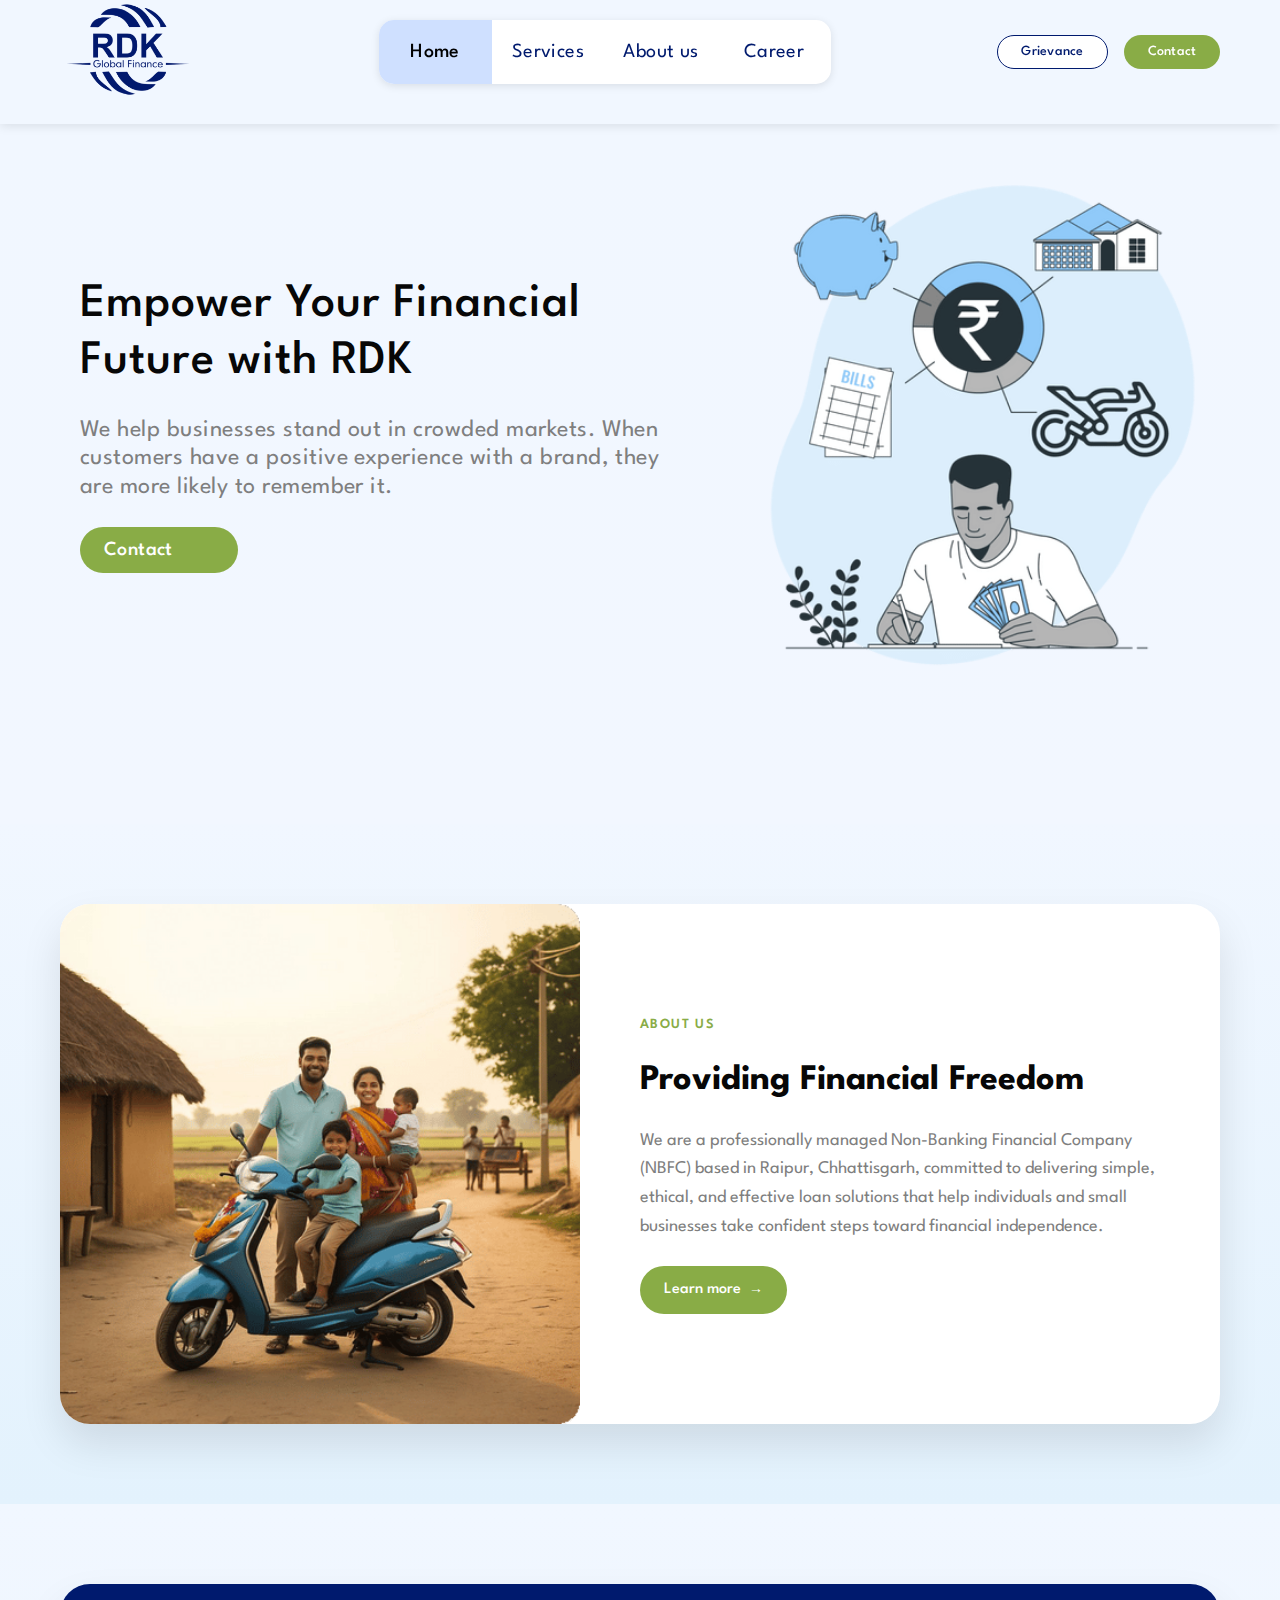
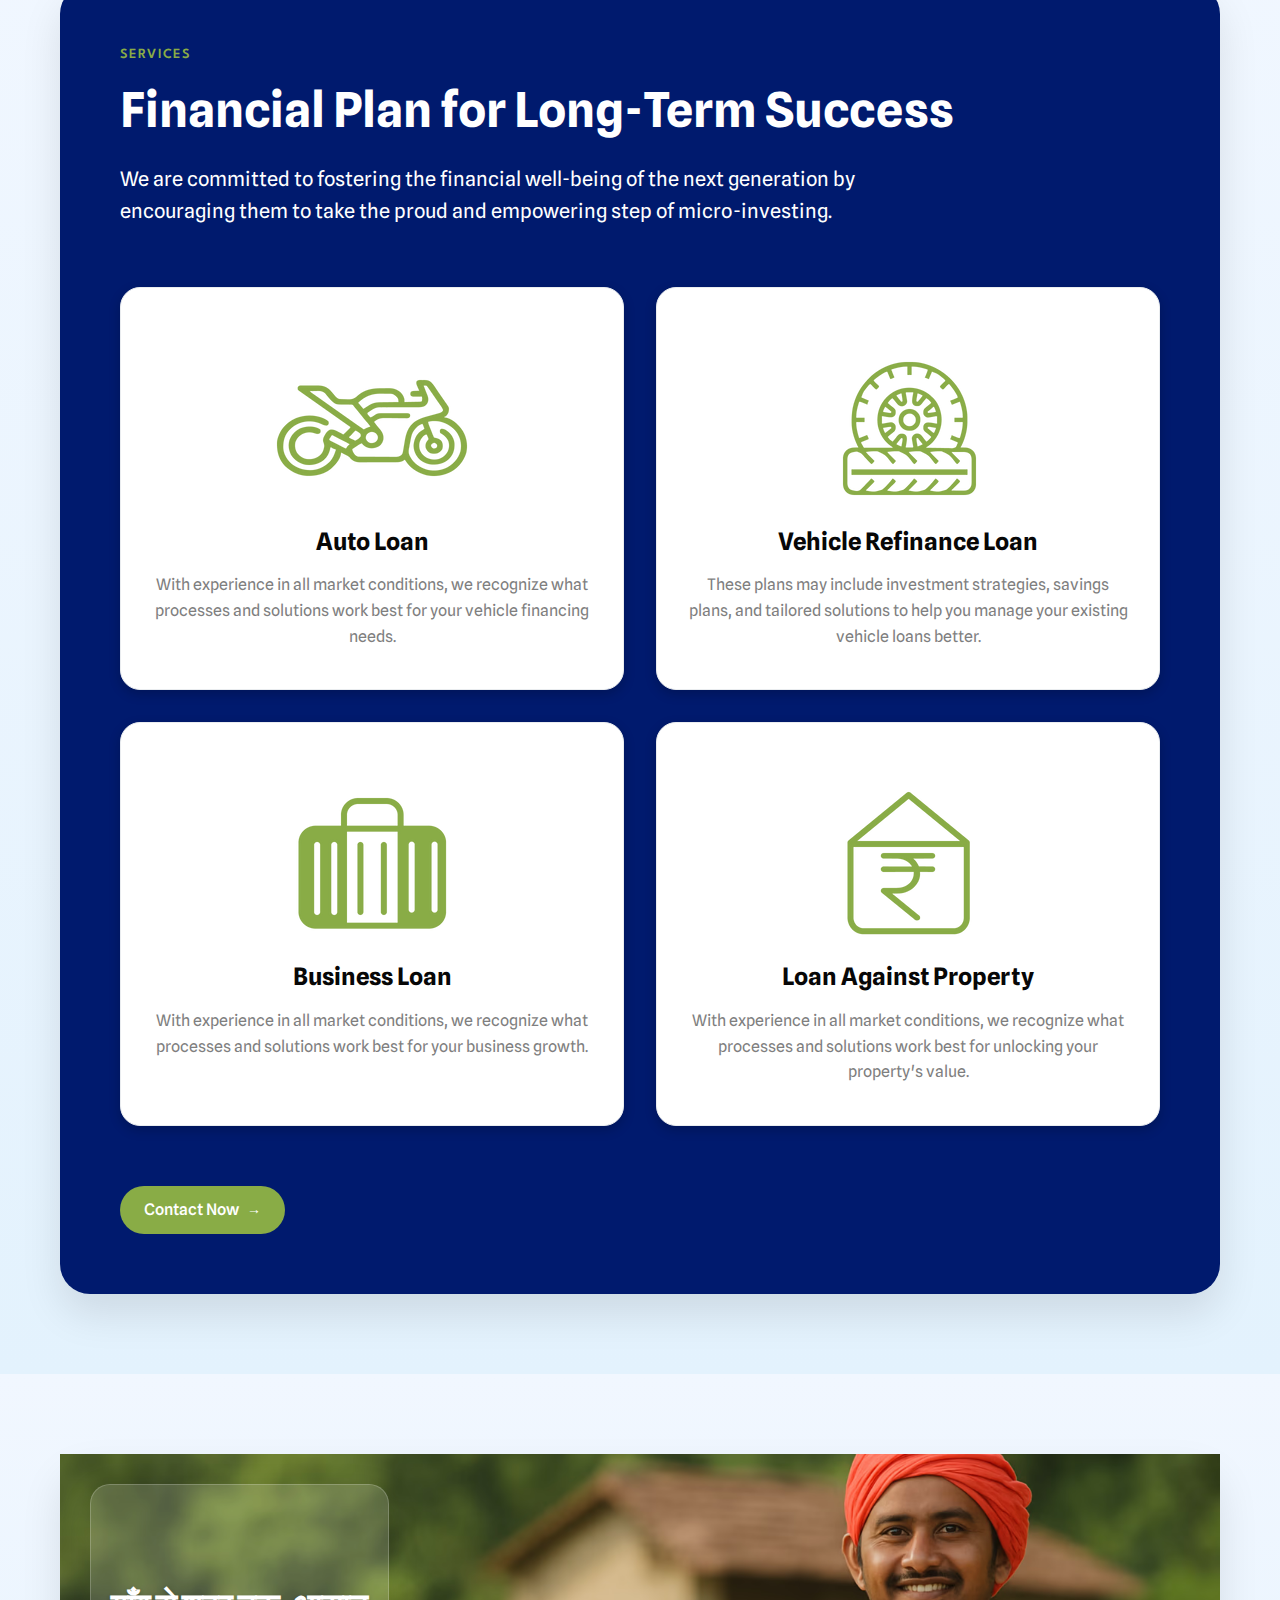
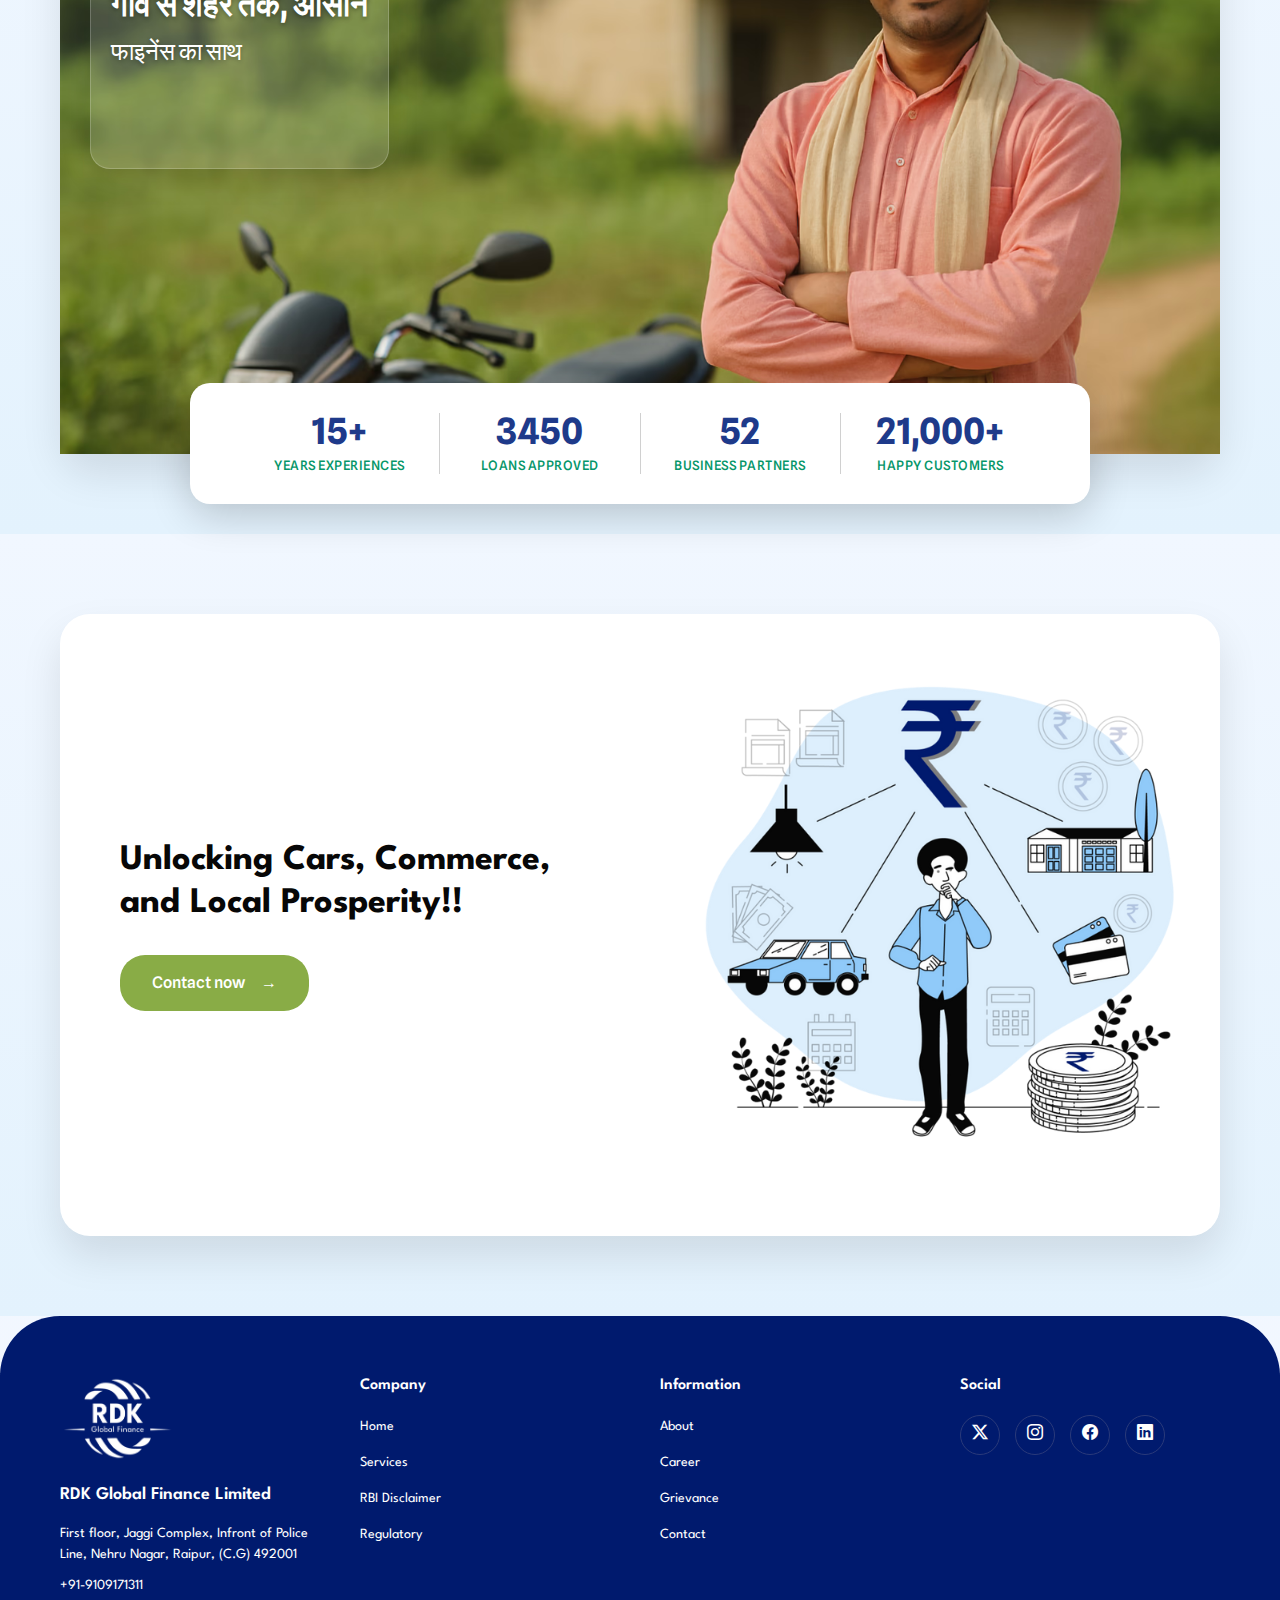
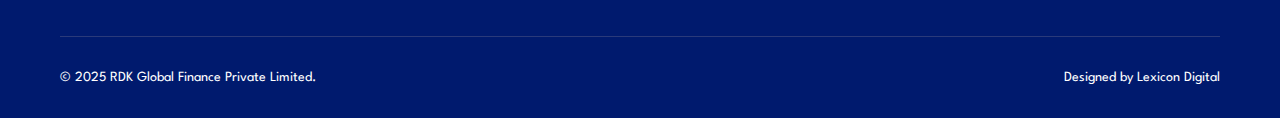
<file: index.html>
<!doctype html>
<html lang="en" data-bs-theme="light">
<head>
  <meta charset="utf-8" />
  <meta name="viewport" content="width=device-width, initial-scale=1" />
  <title>RDK Global Finance</title>
  
  <!-- Preconnect to external resources for faster loading -->
  <link rel="preconnect" href="https://fonts.googleapis.com">
  <link rel="preconnect" href="https://fonts.gstatic.com" crossorigin>
  <link rel="preconnect" href="https://cdn.jsdelivr.net">
  
  <!-- Critical CSS - Bootstrap (preload for faster LCP) -->
  <link rel="preload" as="style" href="https://cdn.jsdelivr.net/npm/bootstrap@5.3.3/dist/css/bootstrap.min.css" onload="this.onload=null;this.rel='stylesheet'">
  <noscript><link href="https://cdn.jsdelivr.net/npm/bootstrap@5.3.3/dist/css/bootstrap.min.css" rel="stylesheet"></noscript>
  
  <!-- Critical CSS - Your custom styles -->
  <link href="assets/css/common.css" rel="stylesheet">
  
  <!-- Combined Google Fonts with display=swap for faster rendering -->
  <link href="https://fonts.googleapis.com/css2?family=EB+Garamond:wght@400;500;600;700&family=League+Spartan:wght@400;500;600;700&family=Spline+Sans:wght@400;500;600;700&display=swap" rel="stylesheet">
  
  <!-- Defer non-critical CSS - Bootstrap Icons -->
  <link rel="preload" as="style" href="https://cdn.jsdelivr.net/npm/bootstrap-icons@1.11.3/font/bootstrap-icons.css" onload="this.onload=null;this.rel='stylesheet'">
  <noscript><link href="https://cdn.jsdelivr.net/npm/bootstrap-icons@1.11.3/font/bootstrap-icons.css" rel="stylesheet"></noscript>
  <style>
    :root{
      --brand:#052169; /* deep navy */
      --accent:#ffffff; /* green */
      --ink:#0f172a;
      --muted:#475569;
      --light-blue:#f0f9ff;
      --hero-bg:#e0f2fe;
    }
    body{font-family:'League Spartan',sans-serif;color:var(--ink);background:linear-gradient(180deg,var(--light-blue),#f2f7ff);overflow-x:hidden;margin:0;padding:0}
    
    /* Smooth scrolling */
    html{scroll-behavior:smooth;margin:0;padding:0}
    
    /* ===== PAGE LOADER ===== */
    .page-loader {
      position: fixed;
      top: 0;
      left: 0;
      width: 100%;
      height: 100%;
      background: #FFFFFF !important;
      display: flex;
      justify-content: center;
      align-items: center;
      z-index: 99999;
      opacity: 1;
      visibility: visible;
      transition: opacity 0.5s ease-out, visibility 0.5s ease-out;
      overflow: hidden;
      /* Prevent any background colors or gradients */
      background-image: none !important;
      background-color: #FFFFFF !important;
    }
    
    /* Hide any browser progress bars or loading indicators */
    progress, 
    ::-webkit-progress-bar, 
    ::-moz-progress-bar,
    .progress,
    .loading-bar,
    [class*="progress"],
    [class*="loading-bar"],
    [id*="progress"],
    [id*="loading-bar"] {
      display: none !important;
      visibility: hidden !important;
      opacity: 0 !important;
      width: 0 !important;
      height: 0 !important;
    }
    
    .page-loader.hidden {
      opacity: 0;
      visibility: hidden;
    }
    
    /* Rollercoaster Loader */
    .loader-wrapper {
      position: fixed;
      z-index: 99999;
      height: 2em;
      width: 2em;
      margin: auto;
      top: 0;
      left: 0;
      bottom: 0;
      right: 0;
    }
    
    .loader-wrapper:before {
      content: '';
      display: block;
      position: fixed;
      top: 0;
      left: 0;
      width: 100%;
      height: 100%;
      background: #FFFFFF;
    }
    
    .loader-wrapper .loader {
      width: 148px;
      height: 100px;
      top: 0;
      left: 0;
      position: absolute;
    }
    
    .loader-wrapper .loader:after {
      content: "";
      top: auto;
      position: absolute;
      display: block;
      animation: shadow 1.2s infinite linear;
      -moz-animation: shadow 1.2s infinite linear;
      -webkit-animation: shadow 1.2s infinite linear;
      bottom: 0em;
      left: 0;
      height: 0.25em;
      width: 1em;
      border-radius: 50%;
      background-color: #001A6E;
      opacity: 0.3;
    }
    
    .loader-wrapper .loader .roller,
    .loader-wrapper .loader .roller:last-child {
      width: 70px;
      height: 70px;
      position: absolute;
      top: 0;
      left: 0;
      -webkit-animation: rollercoaster 1.2s infinite linear;
      -webkit-transform: rotate(135deg);
      -moz-animation: rollercoaster 1.2s infinite linear;
      -moz-transform: rotate(135deg);
      animation: rollercoaster 1.2s infinite linear;
      transform: rotate(135deg);
    }
    
    .loader-wrapper .loader .roller:last-child {
      left: auto;
      right: 0;
      -webkit-transform: rotate(-45deg);
      -webkit-animation: rollercoaster2 1.2s infinite linear;
      -moz-transform: rotate(-45deg);
      -moz-animation: rollercoaster2 1.2s infinite linear;
      transform: rotate(-45deg);
      animation: rollercoaster2 1.2s infinite linear;
    }
    
    .loader-wrapper .loader .roller:before,
    .loader-wrapper .loader .roller:last-child:before {
      content: "";
      display: block;
      width: 15px;
      height: 15px;
      background: #001A6E;
      border-radius: 50%;
    }
    
    .loader-wrapper .loader.loader-2:after {
      -webkit-animation-delay: 0.15s;
      animation-delay: 0.15s;
    }
    
    .loader-wrapper .loader.loader-2 .roller {
      -webkit-animation-delay: 0.15s;
      animation-delay: 0.15s;
    }
    
    .loader-wrapper .loader.loader-3:after {
      -webkit-animation-delay: 0.3s;
      animation-delay: 0.3s;
    }
    
    .loader-wrapper .loader.loader-3 .roller {
      -webkit-animation-delay: 0.3s;
      animation-delay: 0.3s;
    }
    
    @-webkit-keyframes rollercoaster {
      0% {
        -webkit-transform: rotate(135deg);
      }
      8% {
        -webkit-transform: rotate(240deg);
      }
      20% {
        -webkit-transform: rotate(300deg);
      }
      40% {
        -webkit-transform: rotate(380deg);
      }
      45% {
        -webkit-transform: rotate(440deg);
      }
      50% {
        -webkit-transform: rotate(495deg);
        opacity: 1;
      }
      50.1% {
        -webkit-transform: rotate(495deg);
        opacity: 0;
      }
      100% {
        -webkit-transform: rotate(495deg);
        opacity: 0;
      }
    }
    
    @-webkit-keyframes rollercoaster2 {
      0% {
        opacity: 0;
      }
      49.9% {
        opacity: 0;
      }
      50% {
        opacity: 1;
        -webkit-transform: rotate(-45deg);
      }
      58% {
        -webkit-transform: rotate(-160deg);
      }
      70% {
        -webkit-transform: rotate(-240deg);
      }
      80% {
        -webkit-transform: rotate(-300deg);
      }
      90% {
        -webkit-transform: rotate(-340deg);
      }
      100% {
        -webkit-transform: rotate(-405deg);
      }
    }
    
    @-webkit-keyframes shadow {
      0% {
        opacity: 0.3;
        -webkit-transform: translateX(65px) scale(0.5, 0.5);
      }
      8% {
        -webkit-transform: translateX(30px) scale(2, 2);
      }
      13% {
        -webkit-transform: translateX(0px) scale(1.3, 1.3);
      }
      30% {
        -webkit-transform: translateX(-15px) scale(0.5, 0.5);
        opacity: 0.1;
      }
      50% {
        -webkit-transform: translateX(60px) scale(1.2, 1.2);
        opacity: 0.3;
      }
      60% {
        -webkit-transform: translateX(130px) scale(2, 2);
        opacity: 0.05;
      }
      65% {
        -webkit-transform: translateX(145px) scale(1.2, 1.2);
      }
      80% {
        -webkit-transform: translateX(120px) scale(0.5, 0.5);
        opacity: 0.1;
      }
      90% {
        -webkit-transform: translateX(80px) scale(0.8, 0.8);
      }
      100% {
        -webkit-transform: translateX(60px);
        opacity: 0.3;
      }
    }
    
    /* Moz */
    @-moz-keyframes rollercoaster {
      0% {
        -moz-transform: rotate(135deg);
      }
      8% {
        -moz-transform: rotate(240deg);
      }
      20% {
        -moz-transform: rotate(300deg);
      }
      40% {
        -moz-transform: rotate(380deg);
      }
      45% {
        -moz-transform: rotate(440deg);
      }
      50% {
        -moz-transform: rotate(495deg);
        opacity: 1;
      }
      50.1% {
        -moz-transform: rotate(495deg);
        opacity: 0;
      }
      100% {
        -moz-transform: rotate(495deg);
        opacity: 0;
      }
    }
    
    @-moz-keyframes rollercoaster2 {
      0% {
        opacity: 0;
      }
      49.9% {
        opacity: 0;
      }
      50% {
        opacity: 1;
        -moz-transform: rotate(-45deg);
      }
      58% {
        -moz-transform: rotate(-160deg);
      }
      70% {
        -moz-transform: rotate(-240deg);
      }
      80% {
        -moz-transform: rotate(-300deg);
      }
      90% {
        -moz-transform: rotate(-340deg);
      }
      100% {
        -moz-transform: rotate(-405deg);
      }
    }
    
    @-moz-keyframes shadow {
      0% {
        opacity: 0.3;
        -moz-transform: translateX(65px) scale(0.5, 0.5);
      }
      8% {
        -moz-transform: translateX(30px) scale(2, 2);
      }
      13% {
        -moz-transform: translateX(0px) scale(1.3, 1.3);
      }
      30% {
        -moz-transform: translateX(-15px) scale(0.5, 0.5);
        opacity: 0.1;
      }
      50% {
        -moz-transform: translateX(60px) scale(1.2, 1.2);
        opacity: 0.3;
      }
      60% {
        -moz-transform: translateX(130px) scale(2, 2);
        opacity: 0.05;
      }
      65% {
        -moz-transform: translateX(145px) scale(1.2, 1.2);
      }
      80% {
        -moz-transform: translateX(120px) scale(0.5, 0.5);
        opacity: 0.1;
      }
      90% {
        -moz-transform: translateX(80px) scale(0.8, 0.8);
      }
      100% {
        -moz-transform: translateX(60px);
        opacity: 0.3;
      }
    }
    
    /* No-prefix */
    @keyframes rollercoaster {
      0% {
        transform: rotate(135deg);
      }
      8% {
        transform: rotate(240deg);
      }
      20% {
        transform: rotate(300deg);
      }
      40% {
        transform: rotate(380deg);
      }
      45% {
        transform: rotate(440deg);
      }
      50% {
        transform: rotate(495deg);
        opacity: 1;
      }
      50.1% {
        transform: rotate(495deg);
        opacity: 0;
      }
      100% {
        transform: rotate(495deg);
        opacity: 0;
      }
    }
    
    @keyframes rollercoaster2 {
      0% {
        opacity: 0;
      }
      49.9% {
        opacity: 0;
      }
      50% {
        opacity: 1;
        transform: rotate(-45deg);
      }
      58% {
        transform: rotate(-160deg);
      }
      70% {
        transform: rotate(-240deg);
      }
      80% {
        transform: rotate(-300deg);
      }
      90% {
        transform: rotate(-340deg);
      }
      100% {
        transform: rotate(-405deg);
      }
    }
    
    @keyframes shadow {
      0% {
        opacity: 0.3;
        transform: translateX(65px) scale(0.5, 0.5);
      }
      8% {
        transform: translateX(30px) scale(2, 2);
      }
      13% {
        transform: translateX(0px) scale(1.3, 1.3);
      }
      30% {
        transform: translateX(-15px) scale(0.5, 0.5);
        opacity: 0.1;
      }
      50% {
        transform: translateX(60px) scale(1.2, 1.2);
        opacity: 0.3;
      }
      60% {
        transform: translateX(130px) scale(2, 2);
        opacity: 0.05;
      }
      65% {
        transform: translateX(145px) scale(1.2, 1.2);
      }
      80% {
        transform: translateX(120px) scale(0.5, 0.5);
        opacity: 0.1;
      }
      90% {
        transform: translateX(80px) scale(0.8, 0.8);
      }
      100% {
        transform: translateX(60px);
        opacity: 0.3;
      }
    }
    
    /* Hide body scroll during loading */
    body.loading {
      overflow: hidden;
    }

    /* ===== NAVBAR (Desktop Design) ===== */
    .navbar {
      display: flex;
      flex-direction: row;
      justify-content: space-between;
      align-items: center;
      padding: 20px 60px 40px 60px;
      isolation: isolate;
      position: fixed;
      width: 100%;
      height: 124px;
      left: 0;
      right: 0;
      top: 0;
      background: #F1F7FF;
      z-index: 1000;
      box-shadow: 0 2px 10px rgba(0,0,0,0.1);
    }
    
    /* Hamburger menu button - hidden on desktop */
    .navbar-toggler {
      display: none;
      border: none;
      padding: 4px 8px;
      background: transparent;
      cursor: pointer;
      outline: none;
    }
    
    /* Mobile Contact Button - Hidden on desktop */
    .mobile-nav-contact {
      display: none;
    }
    
    .navbar-toggler:focus {
      box-shadow: none;
    }
    
    .navbar-toggler-icon {
      display: inline-block;
      width: 30px;
      height: 3px;
      background: #001A6E;
      position: relative;
      transition: all 0.3s ease;
    }
    
    .navbar-toggler-icon::before,
    .navbar-toggler-icon::after {
      content: '';
      position: absolute;
      width: 30px;
      height: 3px;
      background: #001A6E;
      left: 0;
      transition: all 0.3s ease;
    }
    
    .navbar-toggler-icon::before {
      top: -10px;
    }
    
    .navbar-toggler-icon::after {
      bottom: -10px;
    }
    
    .navbar-toggler[aria-expanded="true"] .navbar-toggler-icon {
      background: transparent;
    }
    
    .navbar-toggler[aria-expanded="true"] .navbar-toggler-icon::before {
      top: 0;
      transform: rotate(45deg);
    }
    
    .navbar-toggler[aria-expanded="true"] .navbar-toggler-icon::after {
      bottom: 0;
      transform: rotate(-45deg);
    }
    
    .navbar-brand {
      display: flex;
      align-items: center;
      text-decoration: none;
      color: var(--brand);
      width: 136px;
      height: 100px;
      z-index: 0;
    }
    
    .logo-image {
      height: 100px;
      width: 136px;
      object-fit: contain;
      transition: transform 0.3s ease;
    }
    
    .logo-image:hover {
      transform: scale(1.05);
    }
    
    .navbar-left {
      display: flex;
      flex-direction: row;
      align-items: center;
      gap: 40px;
    }
    
    .navbar-center {
      display: flex;
      flex-direction: row;
      align-items: center;
      justify-content: center;
      flex: 1;
    }
    
    .navbar-nav {
      display: flex;
      flex-direction: row;
      align-items: center;
      padding: 0px;
      width: 452px;
      height: 64px;
      z-index: 2;
      background: #FFFFFF;
      border-radius: 15px;
      box-shadow: 0 2px 8px rgba(0,0,0,0.1);
    }
    
    .nav-link {
      display: flex;
      flex-direction: row;
      justify-content: center;
      align-items: center;
      padding: 20px 0px;
      gap: 10px;
      width: 113px;
      height: 64px;
      background: transparent;
      font-family: 'League Spartan', sans-serif;
      font-style: normal;
      font-weight: 400;
      font-size: 20px;
      line-height: 120%;
      letter-spacing: 0.02em;
      color: #001A6E;
      text-decoration: none;
      transition: all 0.3s ease;
      border: none;
    }
    
    .nav-link:first-child {
      border-radius: 15px 0px 0px 15px;
    }
    
    .nav-link:last-child {
      border-radius: 0px 15px 15px 0px;
    }
    
    /* Ensure middle desktop items (Services, About us) have no rounding */
    @media (min-width: 992px) {
      .navbar-nav .nav-item:not(:first-child):not(:last-child) .nav-link {
        border-radius: 0px 0px 0px 0px;
      }
    }
    
    .nav-link:hover {
      background: #cfe0ff; /* light blue hover like About us */
      color: #001A6E;
    }
    
    /* Ensure Home keeps rounded left corners on hover/active */
    .navbar-nav .nav-item:first-child .nav-link:hover,
    .navbar-nav .nav-item:first-child .nav-link.active {
      border-radius: 15px 0px 0px 15px;
    }

    .nav-link.active {
      background: #cfe0ff;
      color: #001A6E;
      font-weight: 500;
    }
    
    .navbar-actions {
      display: flex;
      flex-direction: row;
      justify-content: flex-end;
      align-items: center;
      padding: 0px;
      gap: 16px;
      width: 223px;
      height: 64px;
      z-index: 3;
      flex-shrink: 0;
    }
    
    .btn-grievance {
      box-sizing: border-box;
      display: flex;
      flex-direction: row;
      align-items: center;
      justify-content: center;
      padding: 10px 24px;
      width: 111px;
      height: 34px;
      border: 1px solid #001A6E;
      border-radius: 37px;
      background: #FFFFFF;
      font-family: 'League Spartan', sans-serif;
      font-style: normal;
      font-weight: 500;
      font-size: 14px;
      line-height: 100%;
      letter-spacing: 0.02em;
      color: #001A6E;
      text-decoration: none;
      transition: all 0.3s ease;
    }
    
    .btn-grievance:hover {
      background: #001A6E;
      color: #FFFFFF;
    }
    
    .btn-contact {
      display: flex;
      flex-direction: row;
      align-items: center;
      justify-content: center;
      padding: 10px 24px;
      width: 96px;
      height: 34px;
      background: #89AC46;
      border-radius: 30px;
      border: none;
      font-family: 'League Spartan', sans-serif;
      font-style: normal;
      font-weight: 500;
      font-size: 14px;
      line-height: 100%;
      letter-spacing: 0.02em;
      color: #FFFFFF;
      text-decoration: none;
      transition: all 0.3s ease;
    }
    
    .btn-contact:hover {
      background: #74a93d;
      color: #FFFFFF;
    }

    /* ===== HERO SECTION ===== */
    .hero {
      position: relative;
      width: 100%;
      height: 700px;
      background: linear-gradient(180deg, #F1F7FF, #f2f7ff);
      display: flex;
      flex-direction: column;
      align-items: center;
      padding: 50px 80px;
      gap: 20px;
      margin-top: 124px;
    }
    
    /* Mobile Hero Wrapper - Hidden on desktop */
    .hero-mobile-wrapper {
      display: none;
      width: 100%;
      flex-direction: column;
    }
    
    .hero-mobile-image {
      width: 100%;
      display: flex;
      align-items: center;
      justify-content: center;
    }
    
    .hero-mobile-img {
      width: 100%;
      height: auto;
      object-fit: contain;
    }
    
    .hero-mobile-content {
      display: flex;
      flex-direction: column;
      align-items: center;
      text-align: center;
      padding: 30px 20px;
      gap: 20px;
      background: transparent;
    }
    
    .hero-mobile-content h1 {
      font-family: 'League Spartan', sans-serif;
      font-style: normal;
      font-weight: 500;
      font-size: 28px;
      line-height: 120%;
      letter-spacing: 0.02em;
      color: #070707;
      margin: 0;
      width: 100%;
    }
    
    .hero-mobile-content p {
      font-family: 'League Spartan', sans-serif;
      font-style: normal;
      font-weight: 400;
      font-size: 16px;
      line-height: 140%;
      letter-spacing: 0.02em;
      color: #7F7F7F;
      margin: 0;
      width: 100%;
      max-width: 100%;
    }
    
    .hero-mobile-content .hero-button {
      display: inline-flex;
      align-items: center;
      justify-content: center;
      padding: 12px 32px;
      background: #89AC46;
      border-radius: 30px;
      text-decoration: none;
      color: #FFFFFF;
      font-family: 'League Spartan', sans-serif;
      font-style: normal;
      font-weight: 500;
      font-size: 16px;
      line-height: 130%;
      letter-spacing: 0.02em;
      transition: all 0.3s ease;
      margin-top: 10px;
    }
    
    .hero-mobile-content .hero-button:hover {
      background: #74a93d;
      color: #FFFFFF;
      transform: translateY(-2px);
    }
    
    .hero-container {
      display: flex;
      flex-direction: row;
      justify-content: space-between;
      align-items: center;
      padding: 0px;
      gap: 57px;
      width: 100%;
      max-width: 1120px;
      height: 500px;
    }
    
    .hero-content {
      display: flex;
      flex-direction: column;
      align-items: flex-start;
      padding: 0px;
      gap: 24px;
      width: 619px;
      height: 297px;
    }
    
    .hero-content h1 {
      width: 619px;
      height: 116px;
      font-family: 'League Spartan', sans-serif;
      font-style: normal;
      font-weight: 500;
      font-size: 48px;
      line-height: 120%;
      letter-spacing: 0.02em;
      color: #070707;
      margin: 0;
    }
    
    .hero-content p {
      width: 619px;
      height: 87px;
      font-family: 'League Spartan', sans-serif;
      font-style: normal;
      font-weight: 400;
      font-size: 24px;
      line-height: 120%;
      letter-spacing: 0.02em;
      color: #7F7F7F;
      margin: 0;
    }
    
    .hero-button {
      display: flex;
      flex-direction: row;
      align-items: center;
      padding: 10px 24px;
      width: 158px;
      height: 46px;
      background: #89AC46;
      border-radius: 30px;
      text-decoration: none;
      color: #FFFFFF;
      font-family: 'League Spartan', sans-serif;
      font-style: normal;
      font-weight: 500;
      font-size: 20px;
      line-height: 130%;
      letter-spacing: 0.02em;
      transition: all 0.3s ease;
    }
    
    .hero-button:hover {
      background: #74a93d;
      color: #FFFFFF;
      transform: translateY(-2px);
    }
    
    .hero-illustration {
      width: 500px;
      height: 500px;
      position: relative;
      display: flex;
      align-items: center;
      justify-content: center;
    }
    
    .hero-image {
      width: 100%;
      height: 100%;
      object-fit: contain;
    }
    

    /* ===== ABOUT SECTION ===== */
    .about-section {
      background: linear-gradient(180deg, #F1F7FF, #e3f2fd);
      padding: 80px 0;
      position: relative;
    }
    
    .about-card {
      background: #FFFFFF;
      border-radius: 30px;
      box-shadow: 0 20px 40px rgba(0,0,0,0.1);
      overflow: hidden;
      max-width: 1200px;
      margin: 0 auto;
      display: flex;
      min-height: 500px;
    }
    
    .about-image {
      flex: 1;
      position: relative;
      overflow: hidden;
    }
    
    .about-image img {
      width: 100%;
      height: 100%;
      object-fit: cover;
    }
    
    .about-content {
      flex: 1;
      padding: 60px;
      display: flex;
      flex-direction: column;
      justify-content: center;
      gap: 24px;
    }
    
    .about-category {
      font-family: 'League Spartan', sans-serif;
      font-size: 14px;
      font-weight: 600;
      color: #89AC46;
      text-transform: uppercase;
      letter-spacing: 0.1em;
      margin: 0;
    }
    
    .about-title {
      font-family: 'League Spartan', sans-serif;
      font-size: 36px;
      font-weight: 700;
      color: #070707;
      line-height: 1.2;
      margin: 0;
    }
    
    .about-description {
      font-family: 'League Spartan', sans-serif;
      font-size: 18px;
      font-weight: 400;
      color: #7F7F7F;
      line-height: 1.6;
      margin: 0;
    }
    
    .about-button {
      display: inline-flex;
      align-items: center;
      gap: 8px;
      padding: 12px 24px;
      background: #89AC46;
      color: #FFFFFF;
      text-decoration: none;
      border-radius: 25px;
      font-family: 'League Spartan', sans-serif;
      font-size: 16px;
      font-weight: 500;
      transition: all 0.3s ease;
      align-self: flex-start;
    }
    
    .about-button:hover {
      background: #74a93d;
      color: #FFFFFF;
      transform: translateY(-2px);
    }
    
    .about-button::after {
      content: '→';
      font-size: 14px;
    }
    
    /* ===== ABOUT SECTION RESPONSIVE ===== */
    @media (max-width: 768px) {
      .about-card {
        flex-direction: column;
        margin: 0 20px;
      }
      
      .about-content {
        padding: 40px 30px;
      }
      
      .about-title {
        font-size: 28px;
      }
      
      .about-description {
        font-size: 16px;
      }
    }
    
    @media (max-width: 480px) {
      .about-section {
        padding: 40px 0;
      }
      
      .about-content {
        padding: 30px 20px;
      }
      
      .about-title {
        font-size: 24px;
      }
      
      .about-description {
        font-size: 14px;
      }
    }

    /* ===== SERVICES SECTION ===== */
    .services-section {
      background: linear-gradient(180deg, #F1F7FF, #e3f2fd);
      padding: 80px 0;
      position: relative;
    }
    
    .services-card {
      background: #001A6E;
      border-radius: 30px;
      box-shadow: 0 20px 40px rgba(0,0,0,0.1);
      overflow: hidden;
      max-width: 1200px;
      margin: 0 auto;
      padding: 60px;
    }
    
    .services-header {
      text-align: left;
      margin-bottom: 60px;
    }
    
    .services-category {
      font-family: 'League Spartan', sans-serif;
      font-size: 14px;
      font-weight: 600;
      color: #89AC46;
      text-transform: uppercase;
      letter-spacing: 0.1em;
      margin: 0 0 16px 0;
    }
    
    .services-title {
      font-family: 'Spline Sans', sans-serif;
      font-size: 48px;
      font-weight: 700;
      color: #FFFFFF;
      line-height: 1.2;
      margin: 0 0 24px 0;
    }
    
    .services-description {
      font-family: 'Spline Sans', sans-serif;
      font-size: 20px;
      font-weight: 400;
      color: #FFFFFF;
      line-height: 1.6;
      max-width: 800px;
      margin: 0 0 60px 0;
    }
    
    .services-grid {
      display: grid;
      grid-template-columns: repeat(2, 1fr);
      gap: 32px;
      margin-bottom: 60px;
    }
    
    .service-card {
      background: #FFFFFF;
      border-radius: 20px;
      padding: 40px 30px;
      box-shadow: 0 4px 12px rgba(0,0,0,0.2);
      transition: all 0.3s ease;
      position: relative;
      overflow: hidden;
      text-align: center;
      border: 1px solid #E9ECEF;
    }
    
    .service-card:hover {
      transform: translateY(-4px);
      box-shadow: 0 8px 20px rgba(0,0,0,0.3);
      border-color: #89AC46;
    }
    
    .service-card img {
      /* width: 80px;
      height: 80px; */
      object-fit: contain;
      /* margin-bottom: 24px; */
      display: block;
      margin-left: auto;
      margin-right: auto;
    }
    
    .service-title {
      font-family: 'Spline Sans', sans-serif;
      font-size: 24px;
      font-weight: 700;
      color: #070707;
      margin: 0 0 16px 0;
    }
    
    .service-description {
      font-family: 'Spline Sans', sans-serif;
      font-size: 16px;
      font-weight: 400;
      color: #7F7F7F;
      line-height: 1.6;
      margin: 0;
    }
    
    .contact-button {
      display: inline-flex;
      align-items: center;
      gap: 8px;
      padding: 12px 24px;
      background: #89AC46;
      color: #FFFFFF;
      text-decoration: none;
      border-radius: 25px;
      font-family: 'Spline Sans', sans-serif;
      font-size: 16px;
      font-weight: 500;
      transition: all 0.3s ease;
      align-self: flex-start;
    }
    
    .contact-button:hover {
      background: #74a93d;
      color: #FFFFFF;
      transform: translateY(-2px);
    }
    
    .contact-button::after {
      content: '→';
      font-size: 14px;
    }
    
    /* ===== SERVICES RESPONSIVE ===== */
    @media (max-width: 768px) {
      .services-card {
        margin: 0 20px;
        padding: 40px 30px;
      }
      
      .services-grid {
        grid-template-columns: 1fr;
        gap: 24px;
      }
      
      .services-title {
        font-size: 36px;
      }
      
      .services-description {
        font-size: 18px;
      }
      
      .stats-card {
        margin: 0 20px;
      }
      
      .stats-image {
        height: 500px;
      }
      
      .hindi-text-overlay {
        top: 20px;
        left: 20px;
        padding: 60px 20px;
        max-width: 300px;
      }
      
      .hindi-text-overlay h3 {
        font-size: 24px;
      }
      
      .hindi-text-overlay p {
        font-size: 18px;
      }
      
      .stats-bar {
        padding: 25px 30px;
        flex-direction: column;
        gap: 20px;
        max-width: 90%;
        width: 90%;
        bottom: -30px;
        border-radius: 20px;
        z-index: 100;
      }
      
      .stats-bar .stat-item {
        border-right: none;
        border-bottom: 1px solid #D0D0D0;
        padding: 15px 0;
      }
      
      .stats-bar .stat-item:last-child {
        border-bottom: none;
      }
      
      .stats-bar .stat-number {
        font-size: 28px;
        color: #1E3A8A;
      }
      
      .stats-bar .stat-label {
        font-size: 11px;
        color: #059669;
      }
      
      .service-card {
        padding: 30px 20px;
      }
      
      .contact-now-card {
        flex-direction: column;
        min-height: auto;
        margin: 0 20px;
      }
      
      .contact-now-content {
        padding: 40px 30px;
      }
      
      .contact-now-title {
        font-size: 28px;
      }
      
      .contact-now-image {
        padding: 30px;
      }
    }
    
    @media (max-width: 480px) {
      .services-section {
        padding: 40px 0;
      }
      
      .services-card {
        margin: 0 15px;
        padding: 30px 20px;
      }
      
      .services-title {
        font-size: 28px;
      }
      
      .services-description {
        font-size: 16px;
      }
      
      .service-card {
        padding: 24px 16px;
      }
      
      .service-title {
        font-size: 20px;
      }
      
      .service-description {
        font-size: 14px;
      }
    }

    /* ===== Hindi Section ===== */
    .hindi-section{position:relative;height:500px;background:linear-gradient(135deg,#1e40af,#3b82f6);display:flex;align-items:center;justify-content:center;overflow:hidden;margin:80px 0}
    .hindi-section::before{content:'';position:absolute;top:0;left:0;right:0;bottom:0;background:url('data:image/svg+xml,<svg xmlns="http://www.w3.org/2000/svg" viewBox="0 0 1000 500"><defs><pattern id="grain" width="100" height="100" patternUnits="userSpaceOnUse"><circle cx="50" cy="50" r="2" fill="rgba(255,255,255,0.1)"/></pattern></defs><rect width="100%" height="100%" fill="url(%23grain)"/></svg>');animation:grain 20s linear infinite}
    .hindi-section::after{content:'';position:absolute;top:0;left:0;right:0;bottom:0;background:linear-gradient(45deg,rgba(30,64,175,0.8),rgba(59,130,246,0.6))}
    .hindi-text{font-size:3.5rem;font-weight:800;color:white;text-align:center;z-index:3;position:relative;animation:fadeInUp 1s ease-out;text-shadow:2px 2px 8px rgba(0,0,0,0.3);letter-spacing:1px}

    /* ===== After-Plan image + text (as per PDF) ===== */
    .after-plan{padding:80px 0}
    .after-plan .img-fluid{border-radius:20px;box-shadow:0 8px 26px rgba(0,0,0,.12);animation:slideInLeft 1s ease-out}
    .after-plan .text-content{animation:slideInRight 1s ease-out}

    /* ===== Unlocking Cars section (image right) ===== */
    .unlock{display:flex;flex-wrap:wrap;align-items:center;gap:3rem;padding:100px 60px;background:#fff;border-radius:40px;margin-top:40px;box-shadow:0 6px 20px rgba(0,0,0,.1)}
    .unlock .text{flex:1 1 50%;animation:slideInLeft 1s ease-out}
    .unlock .text h2{font-size:2.4rem;font-weight:700}
    .unlock .text .btn-brand{background:#74a93d;border:none;color:#fff;border-radius:10px;transition:all 0.3s ease}
    .unlock .text .btn-brand:hover{transform:translateY(-2px);box-shadow:0 10px 15px -3px rgba(0,0,0,0.1)}
    .unlock .image{flex:1 1 40%;text-align:center;animation:slideInRight 1s ease-out}
    .unlock .image img{max-width:100%;height:auto}
    
    /* Globe Illustration */
    .globe-illustration{position:relative;width:100%;height:300px;background:linear-gradient(135deg,#e0f2fe,#b3e5fc);border-radius:50%;display:flex;align-items:center;justify-content:center;animation:rotate 20s linear infinite;box-shadow:0 20px 25px -5px rgba(0,0,0,0.1)}
    .globe-inner{width:85%;height:85%;background:linear-gradient(135deg,#10b981,#34d399);border-radius:50%;position:relative;overflow:hidden;box-shadow:inset 0 0 20px rgba(0,0,0,0.1)}
    .globe-inner::before{content:'';position:absolute;top:0;left:0;right:0;bottom:0;background:radial-gradient(circle at 30% 30%,rgba(255,255,255,0.3),transparent 50%);border-radius:50%}
    .rupee-symbols{position:absolute;top:0;left:0;right:0;bottom:0}
    .rupee{position:absolute;color:white;font-weight:bold;font-size:24px;animation:pulse 2s ease-in-out infinite;text-shadow:1px 1px 3px rgba(0,0,0,0.3)}
    .rupee:nth-child(1){top:15%;left:25%;animation-delay:0s;font-size:28px}
    .rupee:nth-child(2){top:35%;right:20%;animation-delay:0.5s;font-size:26px}
    .rupee:nth-child(3){bottom:25%;left:15%;animation-delay:1s;font-size:22px}
    .rupee:nth-child(4){bottom:15%;right:25%;animation-delay:1.5s;font-size:20px}

    /* ===== FOOTER ===== */
    /* ===== FOOTER ===== */
    .footer {
      background: #001A6E;
      color: #FFFFFF;
      padding: 60px 0 30px;
      font-family: 'League Spartan', sans-serif;
      border-top-left-radius: 60px;
      border-top-right-radius: 60px;
    }
    
    .footer-main {
      display: flex;
      justify-content: space-between;
      align-items: flex-start;
      gap: 40px;
      margin-bottom: 40px;
    }
    
    .footer-column {
      flex: 1;
    }
    
    .footer-logo-column {
      max-width: 300px;
    }
    
    .footer-logo-image {
      width: 116px;
      height: auto;
      margin-bottom: 20px;
    }
    
    .company-name {
      font-family: 'League Spartan', sans-serif;
      font-size: 18px;
      font-weight: 600;
      color: #FFFFFF;
      margin: 0 0 15px 0;
    }
    
    .company-address {
      font-family: 'League Spartan', sans-serif;
      font-size: 14px;
      font-weight: 400;
      color: #FFFFFF;
      line-height: 1.5;
      margin: 0 0 10px 0;
    }
    
    .company-phone {
      font-family: 'League Spartan', sans-serif;
      font-size: 14px;
      font-weight: 400;
      color: #FFFFFF;
      margin: 0;
    }
    
    .footer-heading {
      font-family: 'League Spartan', sans-serif;
      font-size: 16px;
      font-weight: 600;
      color: #FFFFFF;
      margin: 0 0 20px 0;
    }
    
    .footer-links {
      list-style: none;
      padding: 0;
      margin: 0;
    }
    
    .footer-links li {
      margin-bottom: 12px;
    }
    
    .footer-links a {
      font-family: 'League Spartan', sans-serif;
      font-size: 14px;
      font-weight: 400;
      color: #FFFFFF;
      text-decoration: none;
      transition: color 0.3s ease;
    }
    
    .footer-links a:hover {
      color: #89AC46;
    }
    
    .social-icons {
      display: flex;
      gap: 15px;
    }
    
    .social-icon {
      display: flex;
      align-items: center;
      justify-content: center;
      width: 40px;
      height: 40px;
      background: #001A6E;
      border: 1px solid #2A3A7A;
      border-radius: 50%;
      color: #FFFFFF;
      text-decoration: none;
      transition: all 0.3s ease;
    }
    
    .social-icon:hover {
      background: #89AC46;
      color: #FFFFFF;
      transform: translateY(-2px);
    }
    
    .social-icon i {
      font-size: 16px;
    }
    
    .footer-divider {
      width: 100%;
      height: 1px;
      background: #2A3A7A;
      margin: 30px 0;
    }
    
    .footer-bottom {
      display: flex;
      justify-content: space-between;
      align-items: center;
    }
    
    .copyright {
      font-family: 'League Spartan', sans-serif;
      font-size: 14px;
      font-weight: 400;
      color: #FFFFFF;
      margin: 0;
    }
    
    .designer {
      font-family: 'League Spartan', sans-serif;
      font-size: 14px;
      font-weight: 400;
      color: #FFFFFF;
      margin: 0;
    }
    
    /* Footer Responsive */
    @media (max-width: 768px) {
      .footer-main {
        flex-direction: column;
        gap: 30px;
      }
      
      .footer-bottom {
        flex-direction: column;
        gap: 10px;
        text-align: center;
      }
      
      .social-icons {
        justify-content: center;
      }
    }

    /* ===== ANIMATIONS ===== */
    @keyframes slideInLeft{
        from{opacity:0;transform:translateX(-50px)}
        to{opacity:1;transform:translateX(0)}
    }
    @keyframes slideInRight{
        from{opacity:0;transform:translateX(50px)}
        to{opacity:1;transform:translateX(0)}
    }
    @keyframes fadeInUp{
        from{opacity:0;transform:translateY(30px)}
        to{opacity:1;transform:translateY(0)}
    }
    @keyframes float{
        0%,100%{transform:translateY(0px)}
        50%{transform:translateY(-20px)}
    }
    @keyframes bounce{
        0%,100%{transform:translateY(0)}
        50%{transform:translateY(-10px)}
    }
    @keyframes pulse{
        0%,100%{transform:scale(1)}
        50%{transform:scale(1.1)}
    }
    @keyframes rotate{
        from{transform:rotate(0deg)}
        to{transform:rotate(360deg)}
    }
    @keyframes grain{
        0%{transform:translateX(0)}
        100%{transform:translateX(100px)}
    }

    /* ===== SCROLL ANIMATIONS ===== */
    .animate-on-scroll{opacity:0;transform:translateY(30px);transition:all 0.6s ease}
    .animate-on-scroll.animated{opacity:1;transform:translateY(0)}

    /* ===== STATS SECTION ===== */
    .stats-section {
      background: linear-gradient(180deg, #F1F7FF, #e3f2fd);
      padding: 80px 0;
      position: relative;
    }
    
    .stats-card {
      background: #FFFFFF;
      border-radius: 30px;
      box-shadow: 0 20px 40px rgba(0,0,0,0.1);
      max-width: 1400px;
      margin: 0 auto;
      position: relative;
      overflow: visible;
    }
    
    .stats-image {
      position: relative;
      width: 100%;
      height: 600px;
      overflow: visible;
      z-index: 1;
    }
    
    .stats-image img {
      width: 100%;
      height: 100%;
      object-fit: cover;
    }
    
    .hindi-text-overlay {
      position: absolute;
      top: 30px;
      left: 30px;
      background: rgba(255, 255, 255, 0.15);
      padding: 101px 20px;
      border-radius: 20px;
      border: 1px solid rgba(255, 255, 255, 0.2);
      box-shadow: 0 8px 32px rgba(0, 0, 0, 0.1);
      max-width: 400px;
    }
    
    .hindi-text-overlay h3 {
      font-family: 'Spline Sans', sans-serif;
      font-size: 32px;
      font-weight: 700;
      color: #FFFFFF;
      margin: 0 0 12px 0;
      line-height: 1.2;
      text-shadow: 0 2px 4px rgba(0, 0, 0, 0.3);
    }
    
    .hindi-text-overlay p {
      font-family: 'Spline Sans', sans-serif;
      font-size: 24px;
      font-weight: 500;
      color: #FFFFFF;
      margin: 0;
      line-height: 1.3;
      text-shadow: 0 2px 4px rgba(0, 0, 0, 0.3);
    }
    
    .stats-bar {
      position: absolute;
      bottom: -50px;
      left: 50%;
      transform: translateX(-50%);
      background: #FFFFFF;
      border-radius: 20px;
      padding: 30px 50px;
      display: flex;
      justify-content: space-between;
      align-items: center;
      box-shadow: 0 10px 40px rgba(0,0,0,0.2);
      max-width: 900px;
      width: 85%;
      z-index: 100;
    }
    
    .stats-bar .stat-item {
      text-align: center;
      flex: 1;
      padding: 0 25px;
      border-right: 1px solid #D0D0D0;
    }
    
    .stats-bar .stat-item:last-child {
      border-right: none;
    }
    
    .stats-bar .stat-number {
      font-family: 'Spline Sans', sans-serif;
      font-size: 36px;
      font-weight: 700;
      color: #1E3A8A;
      margin: 0 0 8px 0;
      line-height: 1;
    }
    
    .stats-bar .stat-label {
      font-family: 'Spline Sans', sans-serif;
      font-size: 13px;
      font-weight: 500;
      color: #059669;
      margin: 0;
      line-height: 1.3;
      text-transform: uppercase;
      letter-spacing: 0.5px;
    }

    /* ===== CONTACT NOW SECTION ===== */
    .contact-now-section {
      background: linear-gradient(180deg, #F1F7FF, #e3f2fd);
      padding: 80px 0;
      position: relative;
    }
    
    .contact-now-card {
      background: #FFFFFF;
      border-radius: 30px;
      box-shadow: 0 20px 40px rgba(0,0,0,0.1);
      max-width: 1200px;
      margin: 0 auto;
      display: flex;
      min-height: 500px;
      overflow: hidden;
    }
    
    .contact-now-content {
      flex: 1;
      padding: 60px;
      display: flex;
      flex-direction: column;
      justify-content: center;
      gap: 30px;
    }
    
    .contact-now-title {
      font-family: 'League Spartan', sans-serif;
      font-size: 36px;
      font-weight: 700;
      color: #070707;
      line-height: 1.2;
      margin: 0;
    }
    
    .contact-now-button {
      display: inline-flex;
      align-items: center;
      gap: 8px;
      padding: 16px 32px;
      background: #89AC46;
      color: #FFFFFF;
      text-decoration: none;
      border-radius: 25px;
      font-family: 'Spline Sans', sans-serif;
      font-size: 16px;
      font-weight: 500;
      transition: all 0.3s ease;
      align-self: flex-start;
    }
    
    .contact-now-button:hover {
      background: #74a93d;
      color: #FFFFFF;
      transform: translateY(-2px);
      box-shadow: 0 8px 20px rgba(137, 172, 70, 0.3);
    }
    
    .contact-now-button::after {
      content: "→";
      font-size: 16px;
      margin-left: 8px;
    }
    
    .contact-now-image {
      flex: 1;
      display: flex;
      align-items: center;
      justify-content: center;
      padding: 40px;
    }
    
    .contact-now-image img {
      width: 100%;
      height: 100%;
      object-fit: contain;
    }

    /* ===== RESPONSIVE DESIGN ===== */
    @media (min-width: 1400px) {
      .stats-card {
        max-width: 1600px;
      }
      
      .stats-image {
        height: 700px;
      }
    }
    
    @media (max-width: 1200px) {
      .navbar {
        padding: 20px 40px;
      }
    }
    
    /* Desktop: Ensure navbar-collapse is always visible */
    @media (min-width: 992px) {
      .navbar-collapse {
        display: flex !important;
        flex-basis: auto;
        width: 100%;
        justify-content: space-between;
        align-items: center;
        position: static !important;
        background: transparent !important;
        padding: 0 !important;
        overflow: visible !important;
      }
      
      .navbar-toggler {
        display: none !important;
      }
      
      .navbar-left {
        flex-shrink: 0;
      }
      
      /* Hide mobile menu header on desktop */
      .mobile-menu-header {
        display: none !important;
      }
      
      /* Hide mobile contact button on desktop */
      .mobile-nav-contact {
        display: none !important;
      }
      
      /* Desktop Hero - Hide mobile wrapper, show desktop layout */
      .hero-mobile-wrapper {
        display: none !important;
      }
      
      .hero-container {
        display: flex !important;
      }
    }
    
    @media (max-width: 991.98px){
        /* Show hamburger button on mobile */
        .navbar-toggler {
          display: block;
          margin-left: 0;
          z-index: 1001;
          flex-shrink: 0;
        }
        
        .navbar {
          flex-direction: row;
          justify-content: space-between;
          padding: 20px 20px 15px 20px;
          height: auto;
          min-height: 80px;
        }
        
        .navbar-left {
          display: flex;
          align-items: center;
          width: 100%;
          gap: 15px;
        }
        
        .navbar-brand {
          margin-bottom: 0;
          flex-shrink: 0;
        }
        
        .logo-image {
          height: 60px;
          width: auto;
        }
        
        /* Mobile Contact Button */
        .mobile-nav-contact {
          display: flex;
          align-items: center;
          justify-content: center;
          padding: 10px 20px;
          background: #89AC46;
          color: #FFFFFF;
          text-decoration: none;
          border-radius: 30px;
          font-family: 'League Spartan', sans-serif;
          font-size: 14px;
          font-weight: 500;
          line-height: 1;
          letter-spacing: 0.02em;
          transition: all 0.3s ease;
          white-space: nowrap;
          flex-shrink: 0;
          margin-left: auto;
        }
        
        .mobile-nav-contact:hover {
          background: #74a93d;
          color: #FFFFFF;
        }
        
        /* Collapsed menu styling - Full screen overlay */
        .navbar-collapse {
          position: fixed;
          top: 0;
          left: 0;
          right: 0;
          bottom: 0;
          background: #F1F7FF;
          padding: 0;
          box-shadow: none;
          z-index: 1050;
          overflow-y: auto;
          flex-direction: column;
        }
        
        /* Mobile Menu Header */
        .mobile-menu-header {
          display: flex;
          justify-content: space-between;
          align-items: center;
          padding: 20px;
          width: 100%;
          border-bottom: 1px solid rgba(0,0,0,0.1);
        }
        
        .mobile-menu-logo {
          display: flex;
          align-items: center;
        }
        
        .mobile-logo-image {
          height: 50px;
          width: auto;
        }
        
        .mobile-menu-close {
          background: #000000;
          border: none;
          border-radius: 50%;
          width: 40px;
          height: 40px;
          display: flex;
          align-items: center;
          justify-content: center;
          cursor: pointer;
          padding: 0;
          transition: all 0.3s ease;
        }
        
        .mobile-menu-close:hover {
          background: #333333;
          transform: scale(1.1);
        }
        
        .close-icon {
          color: #FFFFFF;
          font-size: 28px;
          font-weight: 300;
          line-height: 1;
        }
        
        .navbar-center {
          width: 100%;
          margin: 0;
          padding: 0;
          flex: 1;
          display: flex;
          flex-direction: column;
          background: #FFFFFF;
        }
        
        .navbar-nav {
          width: 100%;
          flex-direction: column;
          background: #FFFFFF;
          border-radius: 0;
          box-shadow: none;
          height: auto;
          padding: 0;
          margin: 0;
        }
        
        .nav-item {
          width: 100%;
          border-bottom: 1px solid #E5E7EB;
        }
        
        .nav-item:last-child {
          border-bottom: none;
        }
        
        .nav-link {
          width: 100%;
          padding: 18px 20px;
          border-radius: 0;
          margin: 0;
          text-align: left;
          font-size: 17px;
          font-weight: 400;
          color: #001A6E;
          font-family: 'League Spartan', sans-serif;
          background: transparent;
          border: none;
          transition: all 0.3s ease;
          letter-spacing: 0.01em;
        }
        
        .nav-link:hover {
          background: #cfe0ff;
          color: #001A6E;
        }
        
        .nav-link.active {
          background: #cfe0ff;
          color: #001A6E;
          font-weight: 500;
        }
        
        /* Action Buttons at bottom */
        .navbar-actions {
          width: 100%;
          flex-direction: row;
          gap: 12px;
          height: auto;
          padding: 20px;
          justify-content: center;
          align-items: center;
          border-top: 1px solid rgba(0,0,0,0.1);
          margin-top: auto;
        }
        
        .btn-grievance {
          flex: 0 0 auto;
          width: auto;
          min-width: 120px;
          font-size: 14px;
          padding: 12px 28px;
          justify-content: center;
          background: #FFFFFF;
          border: 1px solid #001A6E;
          color: #001A6E;
          border-radius: 30px;
        }
        
        .btn-grievance:hover {
          background: #001A6E;
          color: #FFFFFF;
        }
        
        .btn-contact {
          flex: 0 0 auto;
          width: auto;
          min-width: 120px;
          font-size: 14px;
          padding: 12px 28px;
          justify-content: center;
          background: #89AC46;
          color: #FFFFFF;
          border-radius: 30px;
          border: none;
        }
        
        .btn-contact:hover {
          background: #74a93d;
          color: #FFFFFF;
        }
        
        /* Mobile Hero Wrapper - Show on mobile, hide desktop layout */
        .hero-mobile-wrapper {
          display: flex;
          width: 100%;
          flex-direction: column;
          padding-top: 70px;
        }
        
        .hero-mobile-image {
          width: 100%;
          padding: 15px;
          background: transparent;
        }
        
        .hero-container {
          display: none !important;
        }
        
        /* Adjust hero margin for smaller navbar */
        .hero {
          margin-top: 80px;
          height: auto !important;
          min-height: auto !important;
          max-height: none;
          padding: 0 !important;
          padding-bottom: 0 !important;
          margin-bottom: 0 !important;
          background: linear-gradient(180deg, #F1F7FF, #f2f7ff);
          align-items: stretch;
          overflow: visible;
        }
        
        .hero-mobile-wrapper {
          padding-bottom: 0;
          margin-bottom: 0;
          background: transparent;
        }
        
        .hero-mobile-img {
          width: 100%;
          max-width: 100%;
          height: auto;
          border-radius: 0;
        }
        
        .hero-mobile-content {
          padding: 25px 20px 20px;
          padding-bottom: 20px;
          margin-bottom: 0;
        }
    }
    
    @media (max-width: 768px){
        .hero {
          margin-top: 80px;
        }
        .hero .copy h1{font-size:2.5rem}
        .hindi-text{font-size:2.5rem}
        .hero-illustration{height:350px}
        .globe-illustration{height:250px}
    }
    @media (max-width: 480px){
        .navbar {
          padding: 18px 15px 12px 15px;
          min-height: 70px;
        }
        
        .logo-image {
          height: 50px;
        }
        
        .mobile-nav-contact {
          padding: 8px 16px;
          font-size: 13px;
        }
        
        .navbar-collapse {
          top: 90px;
          padding: 15px;
        }
        
        .nav-link {
          font-size: 14px;
          padding: 12px 15px;
        }
        
        .btn-grievance, .btn-contact {
          font-size: 13px;
          padding: 10px 20px;
        }
        
        .hero {
          margin-top: 70px;
          padding: 0;
        }
        
        .hero-mobile-wrapper {
          padding-top: 70px;
        }
        
        .hero-mobile-image {
          padding: 10px;
        }
        
        .hero-mobile-content {
          padding: 20px 15px 20px;
          padding-bottom: 20px;
          margin-bottom: 0;
        }
        
        .hero-mobile-content h1 {
          font-size: 24px;
        }
        
        .hero-mobile-content p {
          font-size: 14px;
        }
        
        .hero-mobile-content .hero-button {
          font-size: 14px;
          padding: 10px 28px;
        }
        
        .hero .copy h1{font-size:2rem}
        .hindi-text{font-size:2rem}
        .hero-illustration{height:300px}
        .globe-illustration{height:200px}
    }
  </style>
</head>
<body class="loading">
  <!-- ===== PAGE LOADER ===== -->
  <div class="page-loader" id="pageLoader">
    <div class="loader-wrapper">
      <div class="loader">
        <div class="roller"></div>
        <div class="roller"></div>
      </div>
      <div class="loader loader-2">
        <div class="roller"></div>
        <div class="roller"></div>
      </div>
      <div class="loader loader-3">
        <div class="roller"></div>
        <div class="roller"></div>
      </div>
    </div>
  </div>
  
  <script>
    // Immediate script to ensure loader works
    (function() {
      // Function to hide loader
      function hidePageLoader() {
        var loader = document.getElementById('pageLoader');
        var body = document.body;
        
        if (loader) {
          loader.classList.add('hidden');
          setTimeout(function() {
            body.classList.remove('loading');
            loader.style.display = 'none';
          }, 500);
        } else {
          body.classList.remove('loading');
        }
      }
      
      // Hide loader when page is fully loaded
      if (document.readyState === 'complete') {
        setTimeout(hidePageLoader, 500);
      } else {
        window.addEventListener('load', function() {
          setTimeout(hidePageLoader, 500);
        });
      }
      
      // Fallback - always hide after 3 seconds
      setTimeout(hidePageLoader, 3000);
    })();
  </script>

  <!-- ===== NAVBAR ===== -->
  <nav class="navbar navbar-expand-lg">
    <div class="navbar-left">
      <a class="navbar-brand" href="#">
        <img src="Images/Logo.png" alt="RDK Global Finance" class="logo-image">
      </a>
      <!-- Mobile Contact Button -->
      <a class="mobile-nav-contact" href="contact.html">Contact</a>
      <button class="navbar-toggler" type="button" data-bs-toggle="collapse" data-bs-target="#navbarNav" aria-controls="navbarNav" aria-expanded="false" aria-label="Toggle navigation">
        <span class="navbar-toggler-icon"></span>
      </button>
    </div>
    <div class="collapse navbar-collapse" id="navbarNav">
      <!-- Mobile Menu Header -->
      <div class="mobile-menu-header">
        <a class="mobile-menu-logo" href="#">
          <img src="Images/Logo.png" alt="RDK Global Finance" class="mobile-logo-image">
        </a>
        <button class="mobile-menu-close" type="button" data-bs-toggle="collapse" data-bs-target="#navbarNav" aria-controls="navbarNav" aria-expanded="false" aria-label="Close navigation">
          <span class="close-icon">×</span>
        </button>
      </div>
      <!-- Navigation Links -->
      <div class="navbar-center">
        <ul class="navbar-nav">
          <li class="nav-item"><a class="nav-link active" href="index.html">Home</a></li>
          <li class="nav-item"><a class="nav-link" href="index.html#services">Services</a></li>
          <li class="nav-item"><a class="nav-link" href="about.html">About us</a></li>
          <li class="nav-item"><a class="nav-link" href="career.html">Career</a></li>
        </ul>
      </div>
      <!-- Action Buttons -->
      <div class="navbar-actions">
        <a class="btn-grievance" href="grievance.html">Grievance</a>
        <a class="btn-contact" href="contact.html">Contact</a>
      </div>
    </div>
  </nav>

  <!-- ===== HERO ===== -->
  <header class="hero">
    <!-- Mobile Hero Layout (hidden on desktop) -->
    <div class="hero-mobile-wrapper">
      <div class="hero-mobile-image">
        <img src="Images/hero_section.png" alt="Empower Your Financial Future with RDK" class="hero-mobile-img">
      </div>
      <div class="hero-mobile-content">
        <h1>Empower Your Financial Future with RDK</h1>
        <p>We help businesses stand out in crowded markets. When customers have a positive experience with a brand, they are more likely to remember it.</p>
        <a href="#about" class="hero-button">Contact now</a>
      </div>
    </div>
    <!-- Desktop Hero Layout (hidden on mobile) -->
    <div class="hero-container">
      <div class="hero-content">
      <h1>Empower Your Financial Future with RDK</h1>
      <p>We help businesses stand out in crowded markets. When customers have a positive experience with a brand, they are more likely to remember it.</p>
        <a href="#about" class="hero-button">Contact</a>
    </div>
      <div class="hero-illustration">
        <img src="Images/hero_section.png" alt="Financial Management Illustration" class="hero-image">
      </div>
    </div>
  </header>

  <!-- ===== ABOUT SECTION ===== -->
  <section class="about-section">
    <div class="container">
      <div class="about-card">
        <div class="about-image">
          <img src="Images/About_section.png" alt="RDK Family - Financial Freedom">
        </div>
        <div class="about-content">
          <p class="about-category">About Us</p>
          <h2 class="about-title">Providing Financial Freedom</h2>
          <p class="about-description">We are a professionally managed Non-Banking Financial Company (NBFC) based in Raipur, Chhattisgarh, committed to delivering simple, ethical, and effective loan solutions that help individuals and small businesses take confident steps toward financial independence.</p>
          <a href="#services" class="about-button">Learn more</a>
        </div>
      </div>
    </div>
  </section>

  <!-- ===== SERVICES SECTION ===== -->
  <section id="services" class="services-section">
    <div class="container">
      <div class="services-card">
        <div class="services-header">
          <p class="services-category">Services</p>
          <h2 class="services-title">Financial Plan for Long-Term Success</h2>
          <p class="services-description">We are committed to fostering the financial well-being of the next generation by encouraging them to take the proud and empowering step of micro-investing.</p>
        </div>
        
        <div class="services-grid">
          <div class="service-card">
            <img src="Images/logos/1.png" alt="Auto Loan Icon">
            <h3 class="service-title">Auto Loan</h3>
            <p class="service-description">With experience in all market conditions, we recognize what processes and solutions work best for your vehicle financing needs.</p>
        </div>
          
          <div class="service-card">
            <img src="Images/logos/2.png" alt="Vehicle Refinance Icon">
            <h3 class="service-title">Vehicle Refinance Loan</h3>
            <p class="service-description">These plans may include investment strategies, savings plans, and tailored solutions to help you manage your existing vehicle loans better.</p>
        </div>
          
          <div class="service-card">
            <img src="Images/logos/3.png" alt="Business Loan Icon">
            <h3 class="service-title">Business Loan</h3>
            <p class="service-description">With experience in all market conditions, we recognize what processes and solutions work best for your business growth.</p>
        </div>
          
          <div class="service-card">
            <img src="Images/logos/4.png" alt="Loan Against Property Icon">
            <h3 class="service-title">Loan Against Property</h3>
            <p class="service-description">With experience in all market conditions, we recognize what processes and solutions work best for unlocking your property's value.</p>
      </div>
    </div>
        
        <a href="#contact" class="contact-button">Contact Now</a>
      </div>
    </div>
  </section>

  <!-- ===== STATS SECTION ===== -->
  <section id="stats" class="stats-section">
    <div class="container">
      <div class="stats-card">
        <div class="stats-image">
          <picture>
            <source srcset="Images/Stats_bg.avif" type="image/avif">
            <source srcset="Images/Stats_bg.webp" type="image/webp">
            <img src="Images/Stats_bg.png" alt="RDK Stats - Financial Growth" loading="lazy">
          </picture>
          <div class="hindi-text-overlay">
            <h3>गाँव से शहर तक, आसान</h3>
            <p>फाइनेंस का साथ</p>
        </div>
          <div class="stats-bar">
            <div class="stat-item">
              <div class="stat-number">15+</div>
              <div class="stat-label">YEARS EXPERIENCES</div>
        </div>
            <div class="stat-item">
              <div class="stat-number">3450</div>
              <div class="stat-label">LOANS APPROVED</div>
            </div>
            <div class="stat-item">
              <div class="stat-number">52</div>
              <div class="stat-label">BUSINESS PARTNERS</div>
            </div>
            <div class="stat-item">
              <div class="stat-number">21,000+</div>
              <div class="stat-label">HAPPY CUSTOMERS</div>
            </div>
          </div>
        </div>
      </div>
    </div>
  </section>

  <!-- ===== CONTACT NOW SECTION ===== -->
  <section id="contact-now" class="contact-now-section">
    <div class="container">
      <div class="contact-now-card">
        <div class="contact-now-content">
          <h2 class="contact-now-title">Unlocking Cars, Commerce, and Local Prosperity!!</h2>
          <a href="#contact" class="contact-now-button">Contact now</a>
    </div>
        <div class="contact-now-image">
          <img src="Images/logos/unlock.png" alt="Unlocking Financial Opportunities">
        </div>
      </div>
    </div>
  </section>

  <!-- ===== FOOTER ===== -->
  <footer class="footer">
    <div class="container">
      <div class="footer-main">
        <div class="footer-column footer-logo-column">
          <div class="footer-logo">
            <img src="Images/blackLogo.png" alt="RDK Global Finance" class="footer-logo-image">
          </div>
          <p class="company-name">RDK Global Finance Limited</p>
          <p class="company-address">First floor, Jaggi Complex, Infront of Police Line, Nehru Nagar, Raipur, (C.G) 492001</p>
          <p class="company-phone">+91-9109171311</p>
        </div>
        
        <div class="footer-column">
          <h5 class="footer-heading">Company</h5>
          <ul class="footer-links">
            <li><a href="index.html">Home</a></li>
            <li><a href="index.html#services">Services</a></li>
            <li><a href="regulatory.html#rbi">RBI Disclaimer</a></li>
            <li><a href="regulatory.html">Regulatory</a></li>
          </ul>
        </div>
        
        <div class="footer-column">
          <h5 class="footer-heading">Information</h5>
          <ul class="footer-links">
            <li><a href="about.html">About</a></li>
            <li><a href="career.html">Career</a></li>
            <li><a href="grievance.html">Grievance</a></li>
            <li><a href="contact.html">Contact</a></li>
          </ul>
        </div>
        
        <div class="footer-column">
          <h5 class="footer-heading">Social</h5>
          <div class="social-icons">
            <a href="#" class="social-icon"><i class="bi bi-twitter-x"></i></a>
            <a href="#" class="social-icon"><i class="bi bi-instagram"></i></a>
            <a href="#" class="social-icon"><i class="bi bi-facebook"></i></a>
            <a href="#" class="social-icon"><i class="bi bi-linkedin"></i></a>
        </div>
          </div>
        </div>
      
      <div class="footer-divider"></div>
      
      <div class="footer-bottom">
        <p class="copyright">© 2025 RDK Global Finance Private Limited.</p>
        <p class="designer">Designed by Lexicon Digital</p>
      </div>
    </div>
  </footer>

  <script src="https://cdn.jsdelivr.net/npm/bootstrap@5.3.3/dist/js/bootstrap.bundle.min.js"></script>
  <script src="assets/js/common.js"></script>
  
  <script>
    // Mobile menu body scroll lock and hide navbar-left
    const navbarCollapse = document.getElementById('navbarNav');
    const navbarToggler = document.querySelector('.navbar-toggler');
    const mobileMenuClose = document.querySelector('.mobile-menu-close');
    const navbarLeft = document.querySelector('.navbar-left');
    
    if (navbarCollapse && navbarLeft) {
      // Initial state - ensure navbar-left is visible when menu is closed
      if (window.innerWidth <= 991.98 && !navbarCollapse.classList.contains('show')) {
        navbarLeft.style.display = 'flex';
      }
      
      navbarCollapse.addEventListener('show.bs.collapse', function() {
        document.body.style.overflow = 'hidden';
        // Hide navbar-left (logo and hamburger) when menu opens
        if (window.innerWidth <= 991.98) {
          navbarLeft.style.display = 'none';
        }
      });
      
      navbarCollapse.addEventListener('hide.bs.collapse', function() {
        document.body.style.overflow = '';
        // Show navbar-left when menu closes
        if (window.innerWidth <= 991.98) {
          navbarLeft.style.display = 'flex';
        }
      });
      
      // Close menu when clicking nav links on mobile
      document.querySelectorAll('.nav-link').forEach(link => {
        link.addEventListener('click', function() {
          // Close menu on mobile devices
          if (window.innerWidth <= 991.98 && navbarCollapse.classList.contains('show')) {
            const bsCollapse = new bootstrap.Collapse(navbarCollapse, {
              toggle: false
            });
            bsCollapse.hide();
            // Restore body scroll
            document.body.style.overflow = '';
          }
        });
      });
      
      // Close menu when clicking close button
      if (mobileMenuClose) {
        mobileMenuClose.addEventListener('click', function() {
          if (navbarCollapse.classList.contains('show')) {
            const bsCollapse = new bootstrap.Collapse(navbarCollapse, {
              toggle: false
            });
            bsCollapse.hide();
          }
        });
      }
      
      // Handle window resize
      window.addEventListener('resize', function() {
        if (window.innerWidth > 991.98) {
          // On desktop, ensure navbar-left is visible
          navbarLeft.style.display = '';
        } else {
          // On mobile, show/hide based on menu state
          if (navbarCollapse.classList.contains('show')) {
            navbarLeft.style.display = 'none';
          } else {
            navbarLeft.style.display = 'flex';
          }
        }
      });
    }
    
    // Smooth scrolling for navigation links
    document.querySelectorAll('a[href^="#"]').forEach(anchor => {
      anchor.addEventListener('click', function (e) {
        const href = this.getAttribute('href');
        // Only prevent default if it's an anchor link (not an empty hash)
        if (href && href !== '#' && href.length > 1) {
          e.preventDefault();
          const target = document.querySelector(href);
          if (target) {
            target.scrollIntoView({
              behavior: 'smooth',
              block: 'start'
            });
          }
        }
      });
    });

    // Scroll animations
    const observerOptions = {
      threshold: 0.1,
      rootMargin: '0px 0px -50px 0px'
    };

    const observer = new IntersectionObserver(function(entries) {
      entries.forEach(entry => {
        if (entry.isIntersecting) {
          entry.target.classList.add('animated');
        }
      });
    }, observerOptions);

    // Observe elements for animation
    document.querySelectorAll('.plan-card, .text-content, .after-plan .img-fluid').forEach(el => {
      el.classList.add('animate-on-scroll');
      observer.observe(el);
    });

    // Function to hide loader and show content
    function hideLoader() {
      const pageLoader = document.getElementById('pageLoader');
      const body = document.body;
      
      if (!pageLoader) {
        body.classList.remove('loading');
        return;
      }
      
      // Hide loader with fade out animation
      pageLoader.classList.add('hidden');
      
      // Remove loading class after a short delay
      setTimeout(() => {
        body.classList.remove('loading');
        // Remove loader from DOM after animation completes
        setTimeout(() => {
          pageLoader.style.display = 'none';
        }, 400);
      }, 100);
    }
    
    // Page Loader - Hide when page is fully loaded
    window.addEventListener('load', function() {
      setTimeout(hideLoader, 500);
    });
    
    // Also check if page is already loaded (for fast connections)
    if (document.readyState === 'complete') {
      setTimeout(hideLoader, 500);
    }
    
    // Fallback: Hide loader after max 3 seconds even if page doesn't fully load
    setTimeout(function() {
      const body = document.body;
      if (body.classList.contains('loading')) {
        hideLoader();
      }
    }, 3000);

    // Parallax effect for hero section
    window.addEventListener('scroll', function() {
      const scrolled = window.pageYOffset;
      const heroIllustration = document.querySelector('.hero-illustration');
      if (heroIllustration) {
        heroIllustration.style.transform = `translateY(${scrolled * 0.1}px)`;
      }
    });

    // Add hover effects to service cards
    document.querySelectorAll('.plan-card').forEach(card => {
      card.addEventListener('mouseenter', function() {
        this.style.transform = 'translateY(-10px) scale(1.02)';
      });
      
      card.addEventListener('mouseleave', function() {
        this.style.transform = 'translateY(0) scale(1)';
      });
    });

    // Add click effects to buttons
    document.querySelectorAll('.btn-brand').forEach(btn => {
      btn.addEventListener('click', function(e) {
        // Create ripple effect
        const ripple = document.createElement('span');
        const rect = this.getBoundingClientRect();
        const size = Math.max(rect.width, rect.height);
        const x = e.clientX - rect.left - size / 2;
        const y = e.clientY - rect.top - size / 2;
        
        ripple.style.width = ripple.style.height = size + 'px';
        ripple.style.left = x + 'px';
        ripple.style.top = y + 'px';
        ripple.classList.add('ripple');
        
        this.appendChild(ripple);
        
        setTimeout(() => {
          ripple.remove();
        }, 600);
      });
    });

    // Add CSS for ripple effect
    const style = document.createElement('style');
    style.textContent = `
      .btn-brand {
        position: relative;
        overflow: hidden;
      }
      
      .ripple {
        position: absolute;
        border-radius: 50%;
        background: rgba(255, 255, 255, 0.3);
        transform: scale(0);
        animation: ripple-animation 0.6s linear;
        pointer-events: none;
      }
      
      @keyframes ripple-animation {
        to {
          transform: scale(4);
          opacity: 0;
        }
      }
    `;
    document.head.appendChild(style);
  </script>
</body>
</html>
</html>
</file>
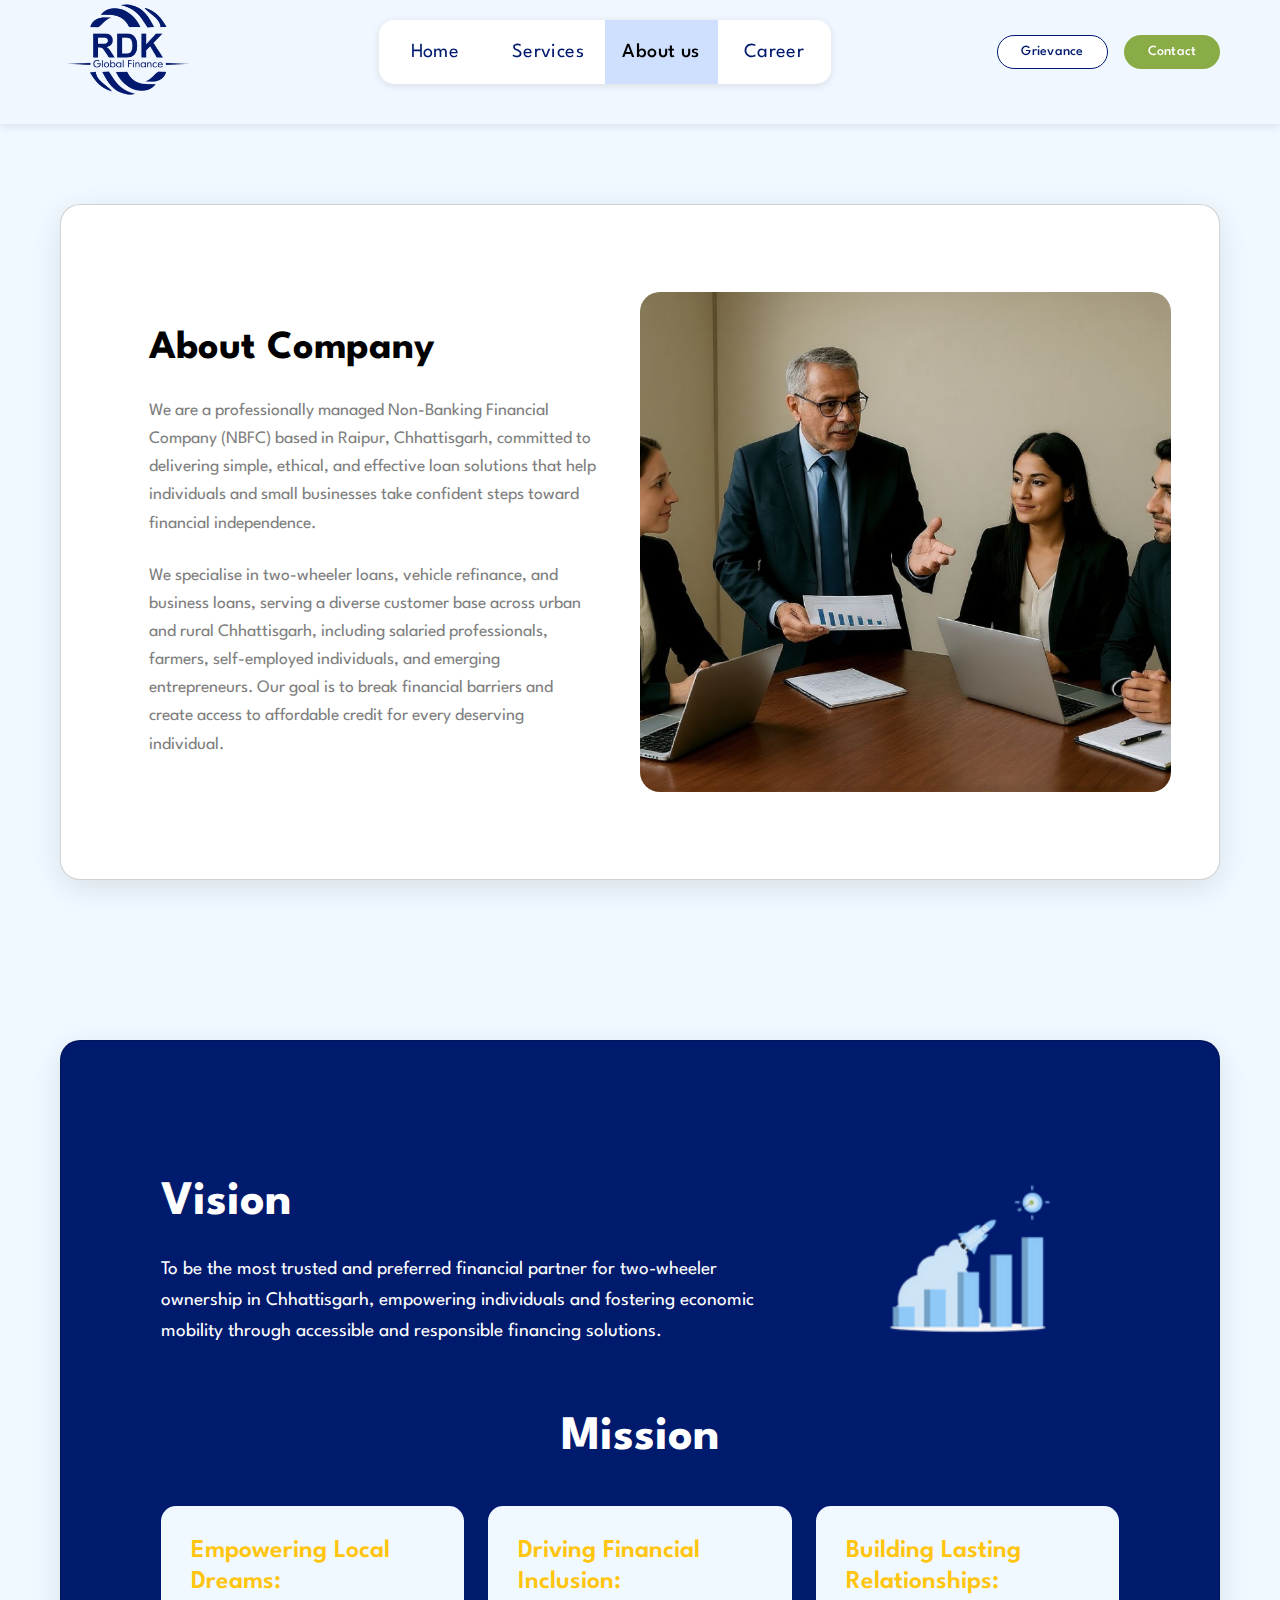
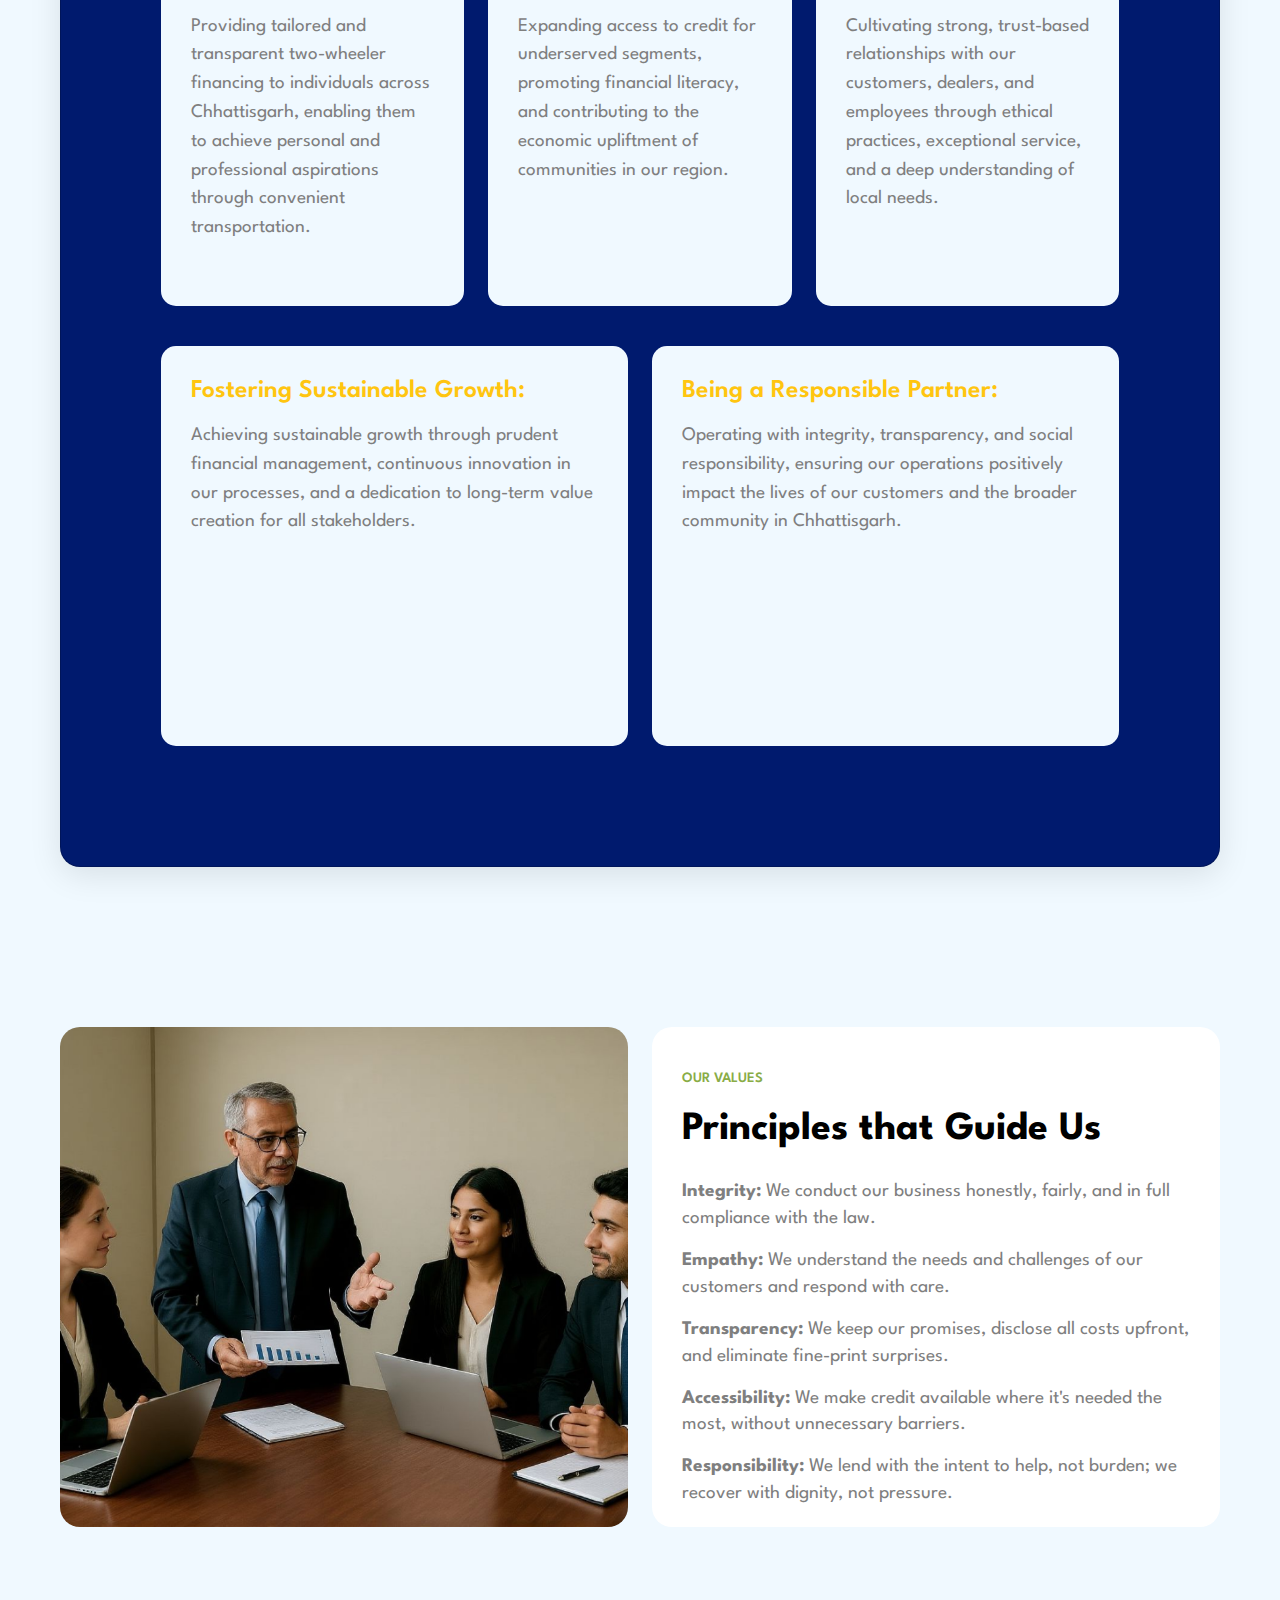
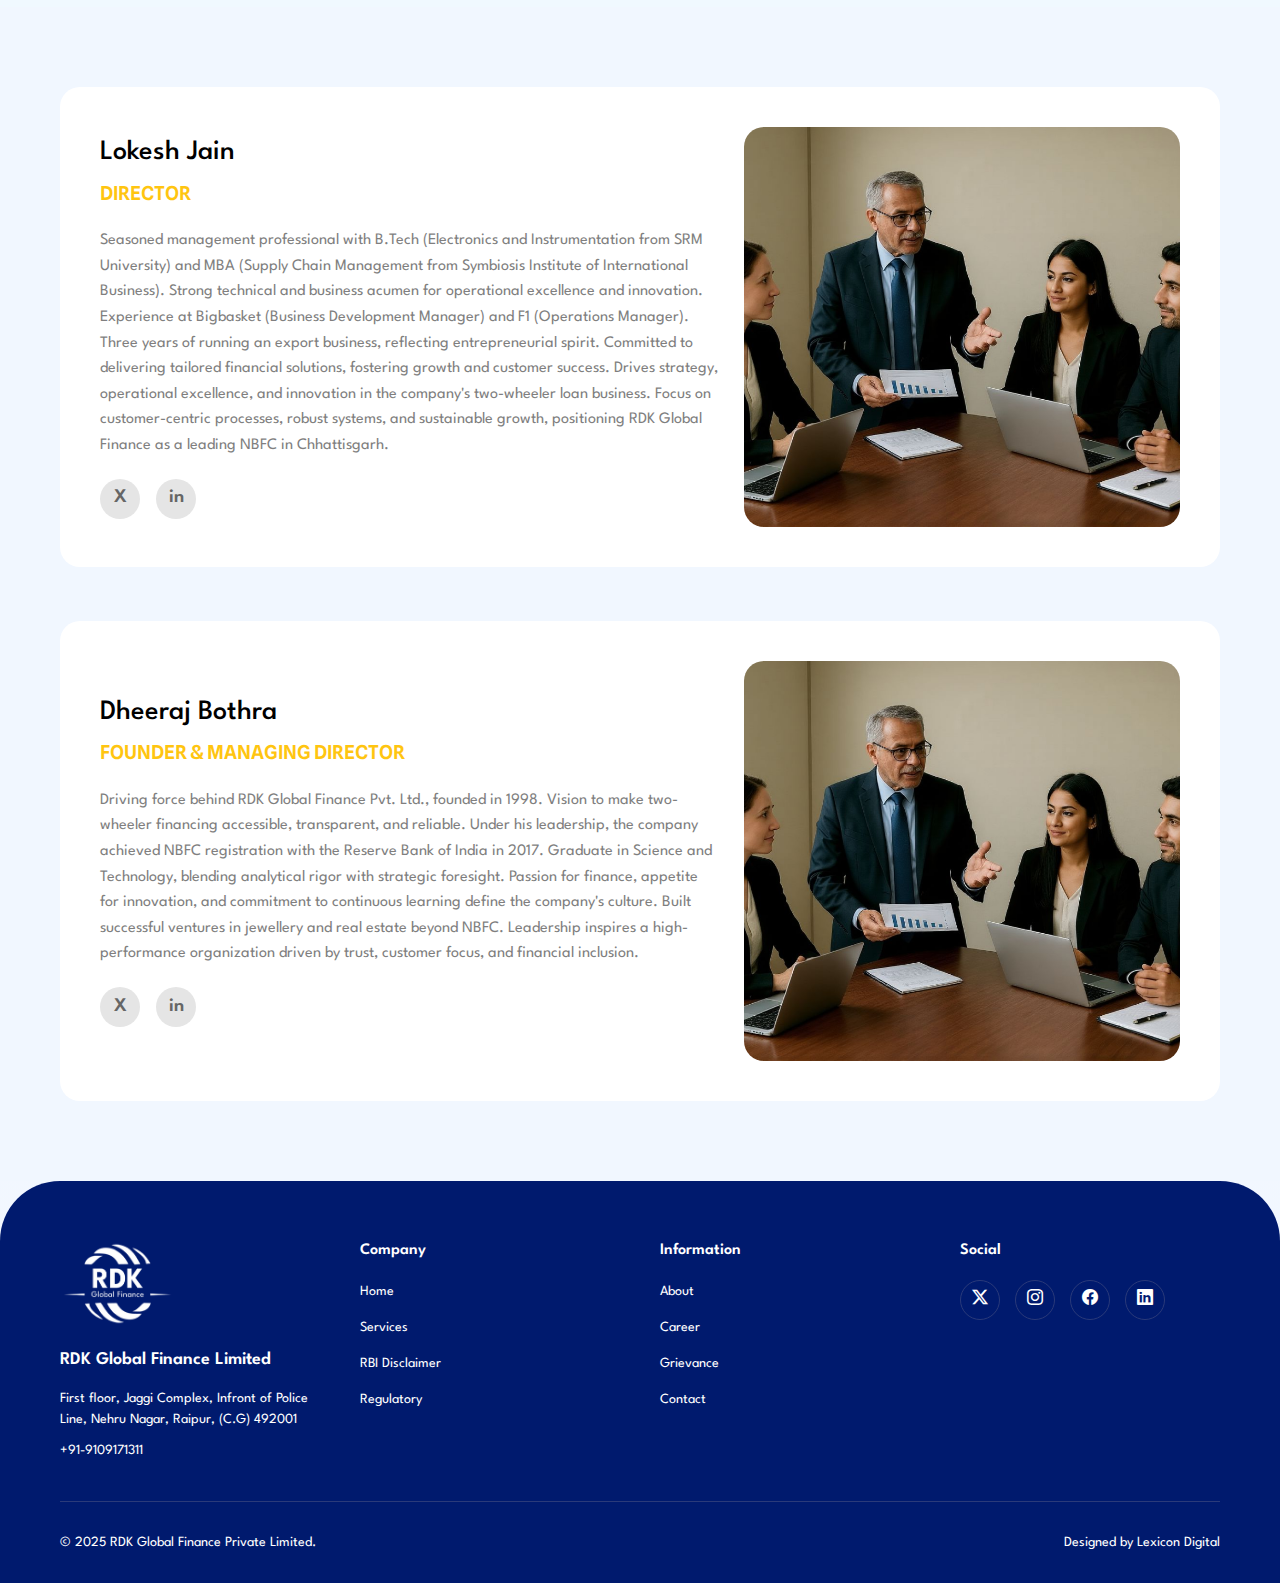
<file: about.html>
<!doctype html>
<html lang="en" data-bs-theme="light">
<head>
  <meta charset="utf-8" />
  <meta name="viewport" content="width=device-width, initial-scale=1" />
  <title>About Us - RDK Global Finance</title>
  <link href="https://cdn.jsdelivr.net/npm/bootstrap@5.3.3/dist/css/bootstrap.min.css" rel="stylesheet" />
  <link href="https://cdn.jsdelivr.net/npm/bootstrap-icons@1.11.3/font/bootstrap-icons.css" rel="stylesheet" />
  <link href="https://fonts.googleapis.com/css2?family=EB+Garamond:wght@400;500;600;700&display=swap" rel="stylesheet">
  <link href="https://fonts.googleapis.com/css2?family=League+Spartan:wght@400;500;600;700&display=swap" rel="stylesheet">
  <link href="https://fonts.googleapis.com/css2?family=Spline+Sans:wght@400;500;600;700&display=swap" rel="stylesheet">
  <link href="assets/css/common.css" rel="stylesheet">
  <style>
    :root{
      --brand:#052169; /* deep navy */
      --accent:#21c55d; /* green */
      --ink:#0f172a;
      --muted:#475569;
      --light-blue:#f0f9ff;
      --hero-bg:#e0f2fe;
    }
    body{font-family:'League Spartan',sans-serif;color:var(--ink);background:linear-gradient(180deg,var(--light-blue),#f2f7ff);overflow-x:hidden;margin:0;padding:0}
    
    /* Smooth scrolling */
    html{scroll-behavior:smooth;margin:0;padding:0}
    
    /* ===== PAGE LOADER ===== */
    .page-loader {
      position: fixed;
      top: 0;
      left: 0;
      width: 100%;
      height: 100%;
      background: #FFFFFF !important;
      display: flex;
      justify-content: center;
      align-items: center;
      z-index: 99999;
      opacity: 1;
      visibility: visible;
      transition: opacity 0.5s ease-out, visibility 0.5s ease-out;
      overflow: hidden;
      background-image: none !important;
      background-color: #FFFFFF !important;
    }
    
    progress, 
    ::-webkit-progress-bar, 
    ::-moz-progress-bar,
    .progress,
    .loading-bar,
    [class*="progress"],
    [class*="loading-bar"],
    [id*="progress"],
    [id*="loading-bar"] {
      display: none !important;
      visibility: hidden !important;
      opacity: 0 !important;
      width: 0 !important;
      height: 0 !important;
    }
    
    .page-loader.hidden {
      opacity: 0;
      visibility: hidden;
    }
    
    /* Rollercoaster Loader */
    .loader-wrapper {
      position: fixed;
      z-index: 99999;
      height: 2em;
      width: 2em;
      margin: auto;
      top: 0;
      left: 0;
      bottom: 0;
      right: 0;
    }
    
    .loader-wrapper:before {
      content: '';
      display: block;
      position: fixed;
      top: 0;
      left: 0;
      width: 100%;
      height: 100%;
      background: #FFFFFF;
    }
    
    .loader-wrapper .loader {
      width: 148px;
      height: 100px;
      top: 0;
      left: 0;
      position: absolute;
    }
    
    .loader-wrapper .loader:after {
      content: "";
      top: auto;
      position: absolute;
      display: block;
      animation: shadow 1.2s infinite linear;
      -moz-animation: shadow 1.2s infinite linear;
      -webkit-animation: shadow 1.2s infinite linear;
      bottom: 0em;
      left: 0;
      height: 0.25em;
      width: 1em;
      border-radius: 50%;
      background-color: #001A6E;
      opacity: 0.3;
    }
    
    .loader-wrapper .loader .roller,
    .loader-wrapper .loader .roller:last-child {
      width: 70px;
      height: 70px;
      position: absolute;
      top: 0;
      left: 0;
      -webkit-animation: rollercoaster 1.2s infinite linear;
      -webkit-transform: rotate(135deg);
      -moz-animation: rollercoaster 1.2s infinite linear;
      -moz-transform: rotate(135deg);
      animation: rollercoaster 1.2s infinite linear;
      transform: rotate(135deg);
    }
    
    .loader-wrapper .loader .roller:last-child {
      left: auto;
      right: 0;
      -webkit-transform: rotate(-45deg);
      -webkit-animation: rollercoaster2 1.2s infinite linear;
      -moz-transform: rotate(-45deg);
      -moz-animation: rollercoaster2 1.2s infinite linear;
      transform: rotate(-45deg);
      animation: rollercoaster2 1.2s infinite linear;
    }
    
    .loader-wrapper .loader .roller:before,
    .loader-wrapper .loader .roller:last-child:before {
      content: "";
      display: block;
      width: 15px;
      height: 15px;
      background: #001A6E;
      border-radius: 50%;
    }
    
    .loader-wrapper .loader.loader-2:after {
      -webkit-animation-delay: 0.15s;
      animation-delay: 0.15s;
    }
    
    .loader-wrapper .loader.loader-2 .roller {
      -webkit-animation-delay: 0.15s;
      animation-delay: 0.15s;
    }
    
    .loader-wrapper .loader.loader-3:after {
      -webkit-animation-delay: 0.3s;
      animation-delay: 0.3s;
    }
    
    .loader-wrapper .loader.loader-3 .roller {
      -webkit-animation-delay: 0.3s;
      animation-delay: 0.3s;
    }
    
    @-webkit-keyframes rollercoaster {
      0% { -webkit-transform: rotate(135deg); }
      8% { -webkit-transform: rotate(240deg); }
      20% { -webkit-transform: rotate(300deg); }
      40% { -webkit-transform: rotate(380deg); }
      45% { -webkit-transform: rotate(440deg); }
      50% { -webkit-transform: rotate(495deg); opacity: 1; }
      50.1% { -webkit-transform: rotate(495deg); opacity: 0; }
      100% { -webkit-transform: rotate(495deg); opacity: 0; }
    }
    
    @-webkit-keyframes rollercoaster2 {
      0% { opacity: 0; }
      49.9% { opacity: 0; }
      50% { opacity: 1; -webkit-transform: rotate(-45deg); }
      58% { -webkit-transform: rotate(-160deg); }
      70% { -webkit-transform: rotate(-240deg); }
      80% { -webkit-transform: rotate(-300deg); }
      90% { -webkit-transform: rotate(-340deg); }
      100% { -webkit-transform: rotate(-405deg); }
    }
    
    @-webkit-keyframes shadow {
      0% { opacity: 0.3; -webkit-transform: translateX(65px) scale(0.5, 0.5); }
      8% { -webkit-transform: translateX(30px) scale(2, 2); }
      13% { -webkit-transform: translateX(0px) scale(1.3, 1.3); }
      30% { -webkit-transform: translateX(-15px) scale(0.5, 0.5); opacity: 0.1; }
      50% { -webkit-transform: translateX(60px) scale(1.2, 1.2); opacity: 0.3; }
      60% { -webkit-transform: translateX(130px) scale(2, 2); opacity: 0.05; }
      65% { -webkit-transform: translateX(145px) scale(1.2, 1.2); }
      80% { -webkit-transform: translateX(120px) scale(0.5, 0.5); opacity: 0.1; }
      90% { -webkit-transform: translateX(80px) scale(0.8, 0.8); }
      100% { -webkit-transform: translateX(60px); opacity: 0.3; }
    }
    
    @-moz-keyframes rollercoaster {
      0% { -moz-transform: rotate(135deg); }
      8% { -moz-transform: rotate(240deg); }
      20% { -moz-transform: rotate(300deg); }
      40% { -moz-transform: rotate(380deg); }
      45% { -moz-transform: rotate(440deg); }
      50% { -moz-transform: rotate(495deg); opacity: 1; }
      50.1% { -moz-transform: rotate(495deg); opacity: 0; }
      100% { -moz-transform: rotate(495deg); opacity: 0; }
    }
    
    @-moz-keyframes rollercoaster2 {
      0% { opacity: 0; }
      49.9% { opacity: 0; }
      50% { opacity: 1; -moz-transform: rotate(-45deg); }
      58% { -moz-transform: rotate(-160deg); }
      70% { -moz-transform: rotate(-240deg); }
      80% { -moz-transform: rotate(-300deg); }
      90% { -moz-transform: rotate(-340deg); }
      100% { -moz-transform: rotate(-405deg); }
    }
    
    @-moz-keyframes shadow {
      0% { opacity: 0.3; -moz-transform: translateX(65px) scale(0.5, 0.5); }
      8% { -moz-transform: translateX(30px) scale(2, 2); }
      13% { -moz-transform: translateX(0px) scale(1.3, 1.3); }
      30% { -moz-transform: translateX(-15px) scale(0.5, 0.5); opacity: 0.1; }
      50% { -moz-transform: translateX(60px) scale(1.2, 1.2); opacity: 0.3; }
      60% { -moz-transform: translateX(130px) scale(2, 2); opacity: 0.05; }
      65% { -moz-transform: translateX(145px) scale(1.2, 1.2); }
      80% { -moz-transform: translateX(120px) scale(0.5, 0.5); opacity: 0.1; }
      90% { -moz-transform: translateX(80px) scale(0.8, 0.8); }
      100% { -moz-transform: translateX(60px); opacity: 0.3; }
    }
    
    @keyframes rollercoaster {
      0% { transform: rotate(135deg); }
      8% { transform: rotate(240deg); }
      20% { transform: rotate(300deg); }
      40% { transform: rotate(380deg); }
      45% { transform: rotate(440deg); }
      50% { transform: rotate(495deg); opacity: 1; }
      50.1% { transform: rotate(495deg); opacity: 0; }
      100% { transform: rotate(495deg); opacity: 0; }
    }
    
    @keyframes rollercoaster2 {
      0% { opacity: 0; }
      49.9% { opacity: 0; }
      50% { opacity: 1; transform: rotate(-45deg); }
      58% { transform: rotate(-160deg); }
      70% { transform: rotate(-240deg); }
      80% { transform: rotate(-300deg); }
      90% { transform: rotate(-340deg); }
      100% { transform: rotate(-405deg); }
    }
    
    @keyframes shadow {
      0% { opacity: 0.3; transform: translateX(65px) scale(0.5, 0.5); }
      8% { transform: translateX(30px) scale(2, 2); }
      13% { transform: translateX(0px) scale(1.3, 1.3); }
      30% { transform: translateX(-15px) scale(0.5, 0.5); opacity: 0.1; }
      50% { transform: translateX(60px) scale(1.2, 1.2); opacity: 0.3; }
      60% { transform: translateX(130px) scale(2, 2); opacity: 0.05; }
      65% { transform: translateX(145px) scale(1.2, 1.2); }
      80% { transform: translateX(120px) scale(0.5, 0.5); opacity: 0.1; }
      90% { transform: translateX(80px) scale(0.8, 0.8); }
      100% { transform: translateX(60px); opacity: 0.3; }
    }
    
    body.loading {
      overflow: hidden;
    }

    /* ===== NAVBAR (Desktop Design) ===== */
    .navbar {
      display: flex;
      flex-direction: row;
      justify-content: space-between;
      align-items: center;
      padding: 20px 60px 40px 60px;
      isolation: isolate;
      position: fixed;
      width: 100%;
      height: 124px;
      left: 0;
      right: 0;
      top: 0;
      background: #F1F7FF;
      z-index: 1000;
      box-shadow: 0 2px 10px rgba(0,0,0,0.1);
    }
    
    /* Hamburger menu button - hidden on desktop */
    .navbar-toggler {
      display: none;
      border: none;
      padding: 4px 8px;
      background: transparent;
      cursor: pointer;
      outline: none;
    }
    
    /* Mobile Contact Button - Hidden on desktop */
    .mobile-nav-contact {
      display: none;
    }
    
    .navbar-toggler:focus {
      box-shadow: none;
    }
    
    .navbar-toggler-icon {
      display: inline-block;
      width: 30px;
      height: 3px;
      background: #001A6E;
      position: relative;
      transition: all 0.3s ease;
    }
    
    .navbar-toggler-icon::before,
    .navbar-toggler-icon::after {
      content: '';
      position: absolute;
      width: 30px;
      height: 3px;
      background: #001A6E;
      left: 0;
      transition: all 0.3s ease;
    }
    
    .navbar-toggler-icon::before {
      top: -10px;
    }
    
    .navbar-toggler-icon::after {
      bottom: -10px;
    }
    
    .navbar-toggler[aria-expanded="true"] .navbar-toggler-icon {
      background: transparent;
    }
    
    .navbar-toggler[aria-expanded="true"] .navbar-toggler-icon::before {
      top: 0;
      transform: rotate(45deg);
    }
    
    .navbar-toggler[aria-expanded="true"] .navbar-toggler-icon::after {
      bottom: 0;
      transform: rotate(-45deg);
    }
    
    .navbar-brand {
      display: flex;
      align-items: center;
      text-decoration: none;
      color: var(--brand);
      width: 136px;
      height: 100px;
      z-index: 0;
    }
    
    .logo-image {
      height: 100px;
      width: 136px;
      object-fit: contain;
      transition: transform 0.3s ease;
    }
    
    .logo-image:hover {
      transform: scale(1.05);
    }
    
    .navbar-left {
      display: flex;
      flex-direction: row;
      align-items: center;
      gap: 40px;
    }
    
    .navbar-center {
      display: flex;
      flex-direction: row;
      align-items: center;
      justify-content: center;
      flex: 1;
    }
    
    .navbar-nav {
      display: flex;
      flex-direction: row;
      align-items: center;
      padding: 0px;
      width: 452px;
      height: 64px;
      z-index: 2;
      background: #FFFFFF;
      border-radius: 15px;
      box-shadow: 0 2px 8px rgba(0,0,0,0.1);
    }
    
    .nav-link {
      display: flex;
      flex-direction: row;
      justify-content: center;
      align-items: center;
      padding: 20px 0px;
      gap: 10px;
      width: 113px;
      height: 64px;
      background: transparent;
      font-family: 'League Spartan', sans-serif;
      font-style: normal;
      font-weight: 400;
      font-size: 20px;
      line-height: 120%;
      letter-spacing: 0.02em;
      color: #001A6E;
      text-decoration: none;
      transition: all 0.3s ease;
      border: none;
    }
    
    .nav-link:first-child {
      border-radius: 15px 0px 0px 15px;
    }
    
    .nav-link:last-child {
      border-radius: 0px 15px 15px 0px;
    }
    
    .nav-link:hover {
      background: #cfe0ff;
      color: #001A6E;
    }

    .nav-link.active {
      background: #cfe0ff;
      color: #001A6E;
      font-weight: 500;
    }

    /* Desktop-only: force middle items (Services, About us) to be square */
    @media (min-width: 992px) {
      .navbar-nav .nav-item:not(:first-child):not(:last-child) .nav-link {
        border-radius: 0px 0px 0px 0px;
      }
      /* Ensure Home keeps rounded left corners on hover/active */
      .navbar-nav .nav-item:first-child .nav-link:hover,
      .navbar-nav .nav-item:first-child .nav-link.active {
        border-radius: 15px 0px 0px 15px;
      }
    }
    
    .navbar-actions {
      display: flex;
      flex-direction: row;
      justify-content: flex-end;
      align-items: center;
      padding: 0px;
      gap: 16px;
      width: 223px;
      height: 64px;
      z-index: 3;
      flex-shrink: 0;
    }
    
    .btn-grievance {
      box-sizing: border-box;
      display: flex;
      flex-direction: row;
      align-items: center;
      justify-content: center;
      padding: 10px 24px;
      width: 111px;
      height: 34px;
      border: 1px solid #001A6E;
      border-radius: 37px;
      background: #FFFFFF;
      font-family: 'League Spartan', sans-serif;
      font-style: normal;
      font-weight: 500;
      font-size: 14px;
      line-height: 100%;
      letter-spacing: 0.02em;
      color: #001A6E;
      text-decoration: none;
      transition: all 0.3s ease;
    }
    
    .btn-grievance:hover {
      background: #001A6E;
      color: #FFFFFF;
    }
    
    .btn-contact {
      display: flex;
      flex-direction: row;
      align-items: center;
      justify-content: center;
      padding: 10px 24px;
      width: 96px;
      height: 34px;
      background: #89AC46;
      border-radius: 30px;
      border: none;
      font-family: 'League Spartan', sans-serif;
      font-style: normal;
      font-weight: 500;
      font-size: 14px;
      line-height: 100%;
      letter-spacing: 0.02em;
      color: #FFFFFF;
      text-decoration: none;
      transition: all 0.3s ease;
    }
    
    .btn-contact:hover {
      background: #74a93d;
      color: #FFFFFF;
    }

    /* ===== RESPONSIVE DESIGN ===== */
    @media (max-width: 1200px) {
      .navbar {
        padding: 20px 40px;
      }
    }
    
    /* Desktop: Ensure navbar-collapse is always visible */
    @media (min-width: 992px) {
      .navbar-collapse {
        display: flex !important;
        flex-basis: auto;
        width: 100%;
        justify-content: space-between;
        align-items: center;
        position: static !important;
        background: transparent !important;
        padding: 0 !important;
        overflow: visible !important;
      }
      
      .navbar-toggler {
        display: none !important;
      }
      
      .navbar-left {
        flex-shrink: 0;
      }
      
      /* Hide mobile menu header on desktop */
      .mobile-menu-header {
        display: none !important;
      }
      
      /* Hide mobile contact button on desktop */
      .mobile-nav-contact {
        display: none !important;
      }
    }
    
    @media (max-width: 991.98px){
        /* Show hamburger button on mobile */
        .navbar-toggler {
          display: block;
          margin-left: 0;
          z-index: 1001;
          flex-shrink: 0;
        }
        
        .navbar {
          flex-direction: row;
          justify-content: space-between;
          padding: 20px 20px 15px 20px;
          height: auto;
          min-height: 80px;
        }
        
        .navbar-left {
          display: flex;
          align-items: center;
          width: 100%;
          gap: 15px;
        }
        
        .navbar-brand {
          margin-bottom: 0;
          flex-shrink: 0;
        }
        
        .logo-image {
          height: 60px;
          width: auto;
        }
        
        /* Mobile Contact Button */
        .mobile-nav-contact {
          display: flex;
          align-items: center;
          justify-content: center;
          padding: 10px 20px;
          background: #89AC46;
          color: #FFFFFF;
          text-decoration: none;
          border-radius: 30px;
          font-family: 'League Spartan', sans-serif;
          font-size: 14px;
          font-weight: 500;
          line-height: 1;
          letter-spacing: 0.02em;
          transition: all 0.3s ease;
          white-space: nowrap;
          flex-shrink: 0;
          margin-left: auto;
        }
        
        .mobile-nav-contact:hover {
          background: #74a93d;
          color: #FFFFFF;
        }
        
        /* Collapsed menu styling - Full screen overlay */
        .navbar-collapse {
          position: fixed;
          top: 0;
          left: 0;
          right: 0;
          bottom: 0;
          background: #F1F7FF;
          padding: 0;
          box-shadow: none;
          z-index: 1050;
          overflow-y: auto;
          flex-direction: column;
        }
        
        /* Mobile Menu Header */
        .mobile-menu-header {
          display: flex;
          justify-content: space-between;
          align-items: center;
          padding: 20px;
          width: 100%;
          border-bottom: 1px solid rgba(0,0,0,0.1);
        }
        
        .mobile-menu-logo {
          display: flex;
          align-items: center;
        }
        
        .mobile-logo-image {
          height: 50px;
          width: auto;
        }
        
        .mobile-menu-close {
          background: #000000;
          border: none;
          border-radius: 50%;
          width: 40px;
          height: 40px;
          display: flex;
          align-items: center;
          justify-content: center;
          cursor: pointer;
          padding: 0;
          transition: all 0.3s ease;
        }
        
        .mobile-menu-close:hover {
          background: #333333;
          transform: scale(1.1);
        }
        
        .close-icon {
          color: #FFFFFF;
          font-size: 28px;
          font-weight: 300;
          line-height: 1;
        }
        
        .navbar-center {
          width: 100%;
          margin: 0;
          padding: 0;
          flex: 1;
          display: flex;
          flex-direction: column;
          background: #FFFFFF;
        }
        
        .navbar-nav {
          width: 100%;
          flex-direction: column;
          background: #FFFFFF;
          border-radius: 0;
          box-shadow: none;
          height: auto;
          padding: 0;
          margin: 0;
        }
        
        .nav-item {
          width: 100%;
          border-bottom: 1px solid #E5E7EB;
        }
        
        .nav-item:last-child {
          border-bottom: none;
        }
        
        .nav-link {
          width: 100%;
          padding: 18px 20px;
          border-radius: 0;
          margin: 0;
          text-align: left;
          font-size: 17px;
          font-weight: 400;
          color: #001A6E;
          font-family: 'League Spartan', sans-serif;
          background: transparent;
          border: none;
          transition: all 0.3s ease;
          letter-spacing: 0.01em;
        }
        
        .nav-link:hover {
          background: #cfe0ff;
          color: #001A6E;
        }
        
        .nav-link.active {
          background: #cfe0ff;
          color: #001A6E;
          font-weight: 500;
        }
        
        /* Action Buttons at bottom */
        .navbar-actions {
          width: 100%;
          flex-direction: row;
          gap: 12px;
          height: auto;
          padding: 20px;
          justify-content: center;
          align-items: center;
          border-top: 1px solid rgba(0,0,0,0.1);
          margin-top: auto;
        }
        
        .btn-grievance {
          flex: 0 0 auto;
          width: auto;
          min-width: 120px;
          font-size: 14px;
          padding: 12px 28px;
          justify-content: center;
          background: #FFFFFF;
          border: 1px solid #001A6E;
          color: #001A6E;
          border-radius: 30px;
        }
        
        .btn-grievance:hover {
          background: #001A6E;
          color: #FFFFFF;
        }
        
        .btn-contact {
          flex: 0 0 auto;
          width: auto;
          min-width: 120px;
          font-size: 14px;
          padding: 12px 28px;
          justify-content: center;
          background: #89AC46;
          color: #FFFFFF;
          border-radius: 30px;
          border: none;
        }
        
        .btn-contact:hover {
          background: #74a93d;
          color: #FFFFFF;
        }

        /* ===== VISION & MISSION (mobile) ===== */
        #vision-mission .card { padding: 24px !important; }
        #vision-mission .row.align-items-center.mb-5 { flex-direction: column !important; text-align: center; }
        #vision-mission .row.align-items-center.mb-5 .col-md-4 { order: 1; margin-bottom: 16px; text-align: center; }
        #vision-mission .row.align-items-center.mb-5 .col-md-8 { order: 2; }
        #vision-mission .row.align-items-center.mb-5 img { max-width: 220px; height: auto; }
        #vision-mission h2 { font-size: 1.8rem !important; }
        #vision-mission p { font-size: 1rem !important; line-height: 1.7 !important; }
        
        /* Mission cards: allow text to fit without overflow */
        #vision-mission .row.g-4 > .col-md-4 > div,
        #vision-mission .row.g-4.mt-3 > .col-md-6 > div {
          height: auto !important;
          padding: 20px !important;
          word-break: break-word;
        }

        /* ===== ABOUT HERO (About Company) - Mobile Layout ===== */
        #our-story .card {
          padding: 20px !important;
          border-radius: 24px !important;
        }
        #our-story .row {
          min-height: auto !important;
          flex-direction: column !important;
        }
        /* Reorder so image appears first, then content */
        #our-story .row > .col-md-6:nth-child(1) { /* content column */
          order: 2;
        }
        #our-story .row > .col-md-6:nth-child(2) { /* image column */
          order: 1;
        }
        #our-story .col-md-6 {
          width: 100% !important;
          padding: 0 !important;
        }
        #our-story .about-image {
          height: auto !important;
          overflow: visible !important;
          margin-bottom: 18px !important;
        }
        #our-story .about-image img {
          width: 100% !important;
          height: auto !important;
          border-radius: 20px !important;
          display: block;
        }
        #our-story .about-content {
          padding: 0 6px !important;
        }
        #our-story .about-content h2 {
          font-size: 2rem !important;
          margin: 6px 0 14px 0 !important;
        }
        #our-story .about-content p {
          font-size: 1rem !important;
          line-height: 1.9 !important;
          color: #6b7280 !important;
        }

        /* ===== OUR VALUES (mobile) - prevent overflow in cards ===== */
        #our-values .row { flex-direction: column !important; gap: 16px !important; }
        #our-values .col-md-6 { width: 100% !important; padding: 0 !important; }
        #our-values .col-md-6 > div { height: auto !important; padding: 20px !important; }
        #our-values img { height: auto !important; max-height: none !important; object-fit: cover; display: block; width: 100% !important; }
        #our-values h2 { font-size: 1.8rem !important; margin-bottom: 16px !important; }
        #our-values p { font-size: 1rem !important; line-height: 1.7 !important; overflow-wrap: anywhere; }

        /* ===== LEADERSHIP (mobile) - image first, curved info card ===== */
        #leadership .row.g-4 > .col-12 > div { /* outer white card */
          background: transparent !important;
          padding: 0 !important;
          border-radius: 24px !important;
          overflow: visible !important;
        }
        #leadership .row.g-4 > .col-12 > div .row { /* inner layout */
          flex-direction: column !important;
        }
        #leadership .row.g-4 > .col-12 .col-md-5 { /* image column */
          order: 1;
          padding: 0 !important;
          text-align: center;
        }
        #leadership .row.g-4 > .col-12 .col-md-5 img {
          width: 100%;
          height: auto;
          border-radius: 20px;
          display: block;
        }
        #leadership .row.g-4 > .col-12 .col-md-7 { /* content column as floating card */
          order: 2;
          background: #FFFFFF;
          border-radius: 24px;
          padding: 20px 18px;
          margin: -18px 12px 12px 12px; /* slight overlap under image */
          box-shadow: 0 10px 20px rgba(0,0,0,0.08);
        }
        #leadership .row.g-4 > .col-12 .col-md-7 h3 { font-size: 1.4rem !important; margin-bottom: 6px !important; }
        #leadership .row.g-4 > .col-12 .col-md-7 p { font-size: 0.95rem !important; line-height: 1.7 !important; }
        #leadership .row.g-4 > .col-12 .col-md-7 .d-flex { justify-content: flex-start !important; gap: 10px !important; }
        #leadership .row.g-4 > .col-12 .col-md-7 .d-flex a { width: 36px; height: 36px; }
    }
    
    @media (max-width: 480px){
        .navbar {
          padding: 18px 15px 12px 15px;
          min-height: 70px;
        }
        
        .logo-image {
          height: 50px;
        }
        
        .mobile-nav-contact {
          padding: 8px 16px;
          font-size: 13px;
        }
        
        .navbar-collapse {
          top: 90px;
          padding: 15px;
        }
        
        .nav-link {
          font-size: 14px;
          padding: 12px 15px;
        }
        
        .btn-grievance, .btn-contact {
          font-size: 13px;
          padding: 10px 20px;
        }
    }
  </style>
</head>
<body class="loading">
  <!-- ===== PAGE LOADER ===== -->
  <div class="page-loader" id="pageLoader">
    <div class="loader-wrapper">
      <div class="loader">
        <div class="roller"></div>
        <div class="roller"></div>
      </div>
      <div class="loader loader-2">
        <div class="roller"></div>
        <div class="roller"></div>
      </div>
      <div class="loader loader-3">
        <div class="roller"></div>
        <div class="roller"></div>
      </div>
    </div>
  </div>
  
  <script>
    (function() {
      function hidePageLoader() {
        var loader = document.getElementById('pageLoader');
        var body = document.body;
        if (loader) {
          loader.classList.add('hidden');
          setTimeout(function() {
            body.classList.remove('loading');
            loader.style.display = 'none';
          }, 500);
        } else {
          body.classList.remove('loading');
        }
      }
      if (document.readyState === 'complete') {
        setTimeout(hidePageLoader, 500);
      } else {
        window.addEventListener('load', function() {
          setTimeout(hidePageLoader, 500);
        });
      }
      setTimeout(hidePageLoader, 3000);
    })();
  </script>

  <!-- ===== NAVBAR ===== -->
  <nav class="navbar navbar-expand-lg">
    <div class="navbar-left">
      <a class="navbar-brand" href="#">
        <img src="Images/Logo.png" alt="RDK Global Finance" class="logo-image">
      </a>
      <!-- Mobile Contact Button -->
      <a class="mobile-nav-contact" href="contact.html">Contact</a>
      <button class="navbar-toggler" type="button" data-bs-toggle="collapse" data-bs-target="#navbarNav" aria-controls="navbarNav" aria-expanded="false" aria-label="Toggle navigation">
        <span class="navbar-toggler-icon"></span>
      </button>
    </div>
    <div class="collapse navbar-collapse" id="navbarNav">
      <!-- Mobile Menu Header -->
      <div class="mobile-menu-header">
        <a class="mobile-menu-logo" href="#">
          <img src="Images/Logo.png" alt="RDK Global Finance" class="mobile-logo-image">
        </a>
        <button class="mobile-menu-close" type="button" data-bs-toggle="collapse" data-bs-target="#navbarNav" aria-controls="navbarNav" aria-expanded="false" aria-label="Close navigation">
          <span class="close-icon">×</span>
        </button>
      </div>
      <!-- Navigation Links -->
      <div class="navbar-center">
        <ul class="navbar-nav">
          <li class="nav-item"><a class="nav-link" href="index.html">Home</a></li>
          <li class="nav-item"><a class="nav-link" href="index.html#services">Services</a></li>
          <li class="nav-item"><a class="nav-link active" href="about.html">About us</a></li>
          <li class="nav-item"><a class="nav-link" href="career.html">Career</a></li>
        </ul>
      </div>
      <!-- Action Buttons -->
      <div class="navbar-actions">
        <a class="btn-grievance" href="grievance.html">Grievance</a>
        <a class="btn-contact" href="contact.html">Contact</a>
      </div>
    </div>
  </nav>

  <!-- ===== PAGE CONTENT ===== -->
  <div class="page-content">
    
    <!-- ===== ABOUT COMPANY SECTION ===== -->
    <section id="our-story" class="section" style="background: #F0F9FF; padding: 80px 0;">
      <div class="container">
        <div class="card" style="background: #FFFFFF; border-radius: 20px; box-shadow: 0 8px 32px rgba(0,0,0,0.1); max-width: 1200px; margin: 0 auto; overflow: hidden;">
          <div class="row align-items-center" style="min-height: 500px;">
            <div class="col-md-6" style="padding: 60px 40px;">
              <div class="about-content">
                <h2 style="font-family: 'League Spartan', sans-serif; font-size: 2.5rem; font-weight: 700; color: #000000; margin-bottom: 24px; line-height: 1.2;">About Company</h2>
                <p style="font-family: 'League Spartan', sans-serif; font-size: 1.1rem; font-weight: 400; color: #7F7F7F; line-height: 1.6; margin: 0;">We are a professionally managed Non-Banking Financial Company (NBFC) based in Raipur, Chhattisgarh, committed to delivering simple, ethical, and effective loan solutions that help individuals and small businesses take confident steps toward financial independence.</p>
                <br>
                <p style="font-family: 'League Spartan', sans-serif; font-size: 1.1rem; font-weight: 400; color: #7F7F7F; line-height: 1.6; margin: 0;">We specialise in two-wheeler loans, vehicle refinance, and business loans, serving a diverse customer base across urban and rural Chhattisgarh, including salaried professionals, farmers, self-employed individuals, and emerging entrepreneurs. Our goal is to break financial barriers and create access to affordable credit for every deserving individual.</p>
              </div>
            </div>
            <div class="col-md-6" style="padding: 0;">
              <div class="about-image" style="height: 500px; overflow: hidden;">
                <img src="Images/logos/Aboutus/About1.png" alt="RDK Team" style="width: 100%; height: 100%; object-fit: cover; border-radius: 20px;">
              </div>
            </div>
          </div>
        </div>
      </div>
    </section>

    <!-- ===== VISION & MISSION SECTION ===== -->
    <section id="vision-mission" class="section" style="background: #F0F9FF; padding: 80px 0;">
      <div class="container">
        <div class="card" style="background: #001A6E; border-radius: 20px; box-shadow: 0 8px 32px rgba(0,0,0,0.1); max-width: 1200px; margin: 0 auto; overflow: hidden;">
          <div style="padding: 60px 40px;">
            <!-- Vision Section -->
            <div class="row align-items-center mb-5">
              <div class="col-md-8">
                <h2 style="font-family: 'League Spartan', sans-serif; font-size: 3rem; font-weight: 700; color: #ffffff; margin-bottom: 24px;">Vision</h2>
                <p style="font-family: 'League Spartan', sans-serif; font-size: 1.2rem; font-weight: 400; color: #ffffff; line-height: 1.6; margin: 0;">To be the most trusted and preferred financial partner for two-wheeler ownership in Chhattisgarh, empowering individuals and fostering economic mobility through accessible and responsible financing solutions.</p>
              </div>
              <div class="col-md-4 text-center">
                <img src="Images/logos/Aboutus/vision.png" alt="Vision" style="width: 200px; height: 200px; object-fit: contain;">
              </div>
            </div>

            <!-- Mission Section -->
            <div class="row">
              <div class="col-12">
                <h2 style="font-family: 'League Spartan', sans-serif; font-size: 3rem; font-weight: 700; color: #ffffff; margin-bottom: 40px; text-align: center;">Mission</h2>
              </div>
            </div>

            <div class="row g-4">
              <!-- Top Row -->
              <div class="col-md-4">
                <div style="background: #F0F9FF; border-radius: 15px; padding: 30px; height: 400px;">
                  <h4 style="font-family: 'League Spartan', sans-serif; font-size: 1.6rem; font-weight: 600; color: #FFC510; margin-bottom: 15px;">Empowering Local Dreams:</h4>
                  <p style="font-family: 'League Spartan', sans-serif; font-size: 1.2rem; font-weight: 400; color: #7F7F7F; line-height: 1.5; margin: 0;">Providing tailored and transparent two-wheeler financing to individuals across Chhattisgarh, enabling them to achieve personal and professional aspirations through convenient transportation.</p>
                </div>
              </div>
              <div class="col-md-4">
                <div style="background: #F0F9FF; border-radius: 15px; padding: 30px; height: 400px;">
                  <h4 style="font-family: 'League Spartan', sans-serif; font-size: 1.6rem; font-weight: 600; color: #FFC510; margin-bottom: 15px;">Driving Financial Inclusion:</h4>
                  <p style="font-family: 'League Spartan', sans-serif; font-size: 1.2rem; font-weight: 400; color: #7F7F7F; line-height: 1.5; margin: 0;">Expanding access to credit for underserved segments, promoting financial literacy, and contributing to the economic upliftment of communities in our region.</p>
                </div>
              </div>
              <div class="col-md-4">
                <div style="background: #F0F9FF; border-radius: 15px; padding: 30px; height: 400px;">
                  <h4 style="font-family: 'League Spartan', sans-serif; font-size: 1.6rem; font-weight: 600; color: #FFC510; margin-bottom: 15px;">Building Lasting Relationships:</h4>
                  <p style="font-family: 'League Spartan', sans-serif; font-size: 1.2rem; font-weight: 400; color: #7F7F7F; line-height: 1.5; margin: 0;">Cultivating strong, trust-based relationships with our customers, dealers, and employees through ethical practices, exceptional service, and a deep understanding of local needs.</p>
                </div>
              </div>
            </div>

            <div class="row g-4 mt-3">
              <!-- Bottom Row -->
              <div class="col-md-6">
                <div style="background: #F0F9FF; border-radius: 15px; padding: 30px; height: 400px;">
                  <h4 style="font-family: 'League Spartan', sans-serif; font-size: 1.6rem; font-weight: 600; color: #FFC510; margin-bottom: 15px;">Fostering Sustainable Growth:</h4>
                  <p style="font-family: 'League Spartan', sans-serif; font-size: 1.2rem; font-weight: 400; color: #7F7F7F; line-height: 1.5; margin: 0;">Achieving sustainable growth through prudent financial management, continuous innovation in our processes, and a dedication to long-term value creation for all stakeholders.</p>
                </div>
              </div>
              <div class="col-md-6">
                <div style="background: #F0F9FF; border-radius: 15px; padding: 30px; height: 400px;">
                  <h4 style="font-family: 'League Spartan', sans-serif; font-size: 1.6rem; font-weight: 600; color: #FFC510; margin-bottom: 15px;">Being a Responsible Partner:</h4>
                  <p style="font-family: 'League Spartan', sans-serif; font-size: 1.2rem; font-weight: 400; color: #7F7F7F; line-height: 1.5; margin: 0;">Operating with integrity, transparency, and social responsibility, ensuring our operations positively impact the lives of our customers and the broader community in Chhattisgarh.</p>
                </div>
              </div>
            </div>
          </div>
        </div>
      </div>
    </section>

    <!-- ===== OUR VALUES SECTION ===== -->
    <section id="our-values" class="section" style="background: #F0F9FF; padding: 80px 0;">
      <div class="container">
        <div class="row align-items-center">
          <!-- Left Side - Image -->
          <div class="col-md-6">
            <div style="border-radius: 20px; overflow: hidden;">
              <img src="Images/logos/Aboutus/About1.png" alt="Team Collaboration" style="width: 100%; height: 500px; object-fit: cover;">
            </div>
          </div>
          
          <!-- Right Side - Content -->
          <div class="col-md-6">
            <div style="background: #FFFFFF; border-radius: 20px; padding: 40px 30px; height: 500px;">
              <div style="margin-bottom: 15px;">
                <span style="font-family: 'League Spartan', sans-serif; font-size: 0.9rem; font-weight: 600; color: #89AC46;">OUR VALUES</span>
              </div>
              <h2 style="font-family: 'League Spartan', sans-serif; font-size: 2.5rem; font-weight: 700; color: #000000; margin-bottom: 25px;">Principles that Guide Us</h2>
              
              <div style="margin-bottom: 15px;">
                <p style="font-family: 'League Spartan', sans-serif; font-size: 1.2rem; font-weight: 400; color: #7F7F7F; line-height: 1.4; margin: 0;"><strong>Integrity:</strong> We conduct our business honestly, fairly, and in full compliance with the law.</p>
              </div>
              
              <div style="margin-bottom: 15px;">
                <p style="font-family: 'League Spartan', sans-serif; font-size: 1.2rem; font-weight: 400; color: #7F7F7F; line-height: 1.4; margin: 0;"><strong>Empathy:</strong> We understand the needs and challenges of our customers and respond with care.</p>
              </div>
              
              <div style="margin-bottom: 15px;">
                <p style="font-family: 'League Spartan', sans-serif; font-size: 1.2rem; font-weight: 400; color: #7F7F7F; line-height: 1.4; margin: 0;"><strong>Transparency:</strong> We keep our promises, disclose all costs upfront, and eliminate fine-print surprises.</p>
              </div>
              
              <div style="margin-bottom: 15px;">
                <p style="font-family: 'League Spartan', sans-serif; font-size: 1.2rem; font-weight: 400; color: #7F7F7F; line-height: 1.4; margin: 0;"><strong> Accessibility:</strong> We make credit available where it's needed the most, without unnecessary barriers.</p>              </div>
              
              <div>
                <p style="font-family: 'League Spartan', sans-serif; font-size: 1.2rem; font-weight: 400; color: #7F7F7F; line-height: 1.4; margin: 0;"><strong>Responsibility:</strong> We lend with the intent to help, not burden; we recover with dignity, not pressure.</p>
              </div>
            </div>
          </div>
        </div>
      </div>
    </section>

    <!-- ===== LEADERSHIP TEAM SECTION ===== -->
    <section id="leadership" class="section" style="background: #F1F7FF; padding: 80px 0;">
      <div class="container">
        <div class="row g-4">
          <!-- Lokesh Jain Profile -->
          <div class="col-12">
            <div style="background: #FFFFFF; border-radius: 20px; padding: 40px; margin-bottom: 30px;">
              <div class="row align-items-center">
                <!-- Left Side - Content -->
                <div class="col-md-7">
                  <h3 style="font-family: 'League Spartan', sans-serif; color: #000000; margin-bottom: 10px;">Lokesh Jain</h3>
                  <p style="font-family: 'Spline Sans','League Spartan', sans-serif; font-size: 1.2rem; font-weight: 600; color: #FFC510; margin-bottom: 20px;">DIRECTOR</p>
                  <p style="font-family: 'League Spartan', sans-serif; font-size: 1rem; font-weight: 400; color: #7F7F7F; line-height: 1.6; margin-bottom: 20px;">
                    Seasoned management professional with B.Tech (Electronics and Instrumentation from SRM University) and MBA (Supply Chain Management from Symbiosis Institute of International Business). Strong technical and business acumen for operational excellence and innovation. Experience at Bigbasket (Business Development Manager) and F1 (Operations Manager). Three years of running an export business, reflecting entrepreneurial spirit. Committed to delivering tailored financial solutions, fostering growth and customer success. Drives strategy, operational excellence, and innovation in the company's two-wheeler loan business. Focus on customer-centric processes, robust systems, and sustainable growth, positioning RDK Global Finance as a leading NBFC in Chhattisgarh.
                  </p>
                  <div class="d-flex gap-3">
                    <a href="#" style="display: inline-flex; align-items: center; justify-content: center; width: 40px; height: 40px; background-color: #E5E5E5; border-radius: 50%; color: #666666; text-decoration: none; font-family: 'League Spartan', sans-serif; font-weight: 600; font-size: 1.2rem;">X</a>
                    <a href="#" style="display: inline-flex; align-items: center; justify-content: center; width: 40px; height: 40px; background-color: #E5E5E5; border-radius: 50%; color: #666666; text-decoration: none; font-family: 'League Spartan', sans-serif; font-weight: 600; font-size: 1.2rem;">in</a>
                  </div>
                </div>
                <!-- Right Side - Image -->
                <div class="col-md-5">
                  <div style="border-radius: 20px; overflow: hidden;">
                    <img src="Images/logos/Aboutus/About1.png" alt="Lokesh Jain" style="width: 100%; height: 400px; object-fit: cover;">
                  </div>
                </div>
              </div>
            </div>
          </div>
          
          <!-- Dheeraj Bothra Profile -->
          <div class="col-12">
            <div style="background: #FFFFFF; border-radius: 20px; padding: 40px;">
              <div class="row align-items-center">
                <!-- Left Side - Content -->
                <div class="col-md-7">
                  <h3 style="font-family: 'League Spartan', sans-serif; color: #000000; margin-bottom: 10px;">Dheeraj Bothra</h3>
                  <p style="font-family: 'Spline Sans','League Spartan', sans-serif; font-size: 1.2rem; font-weight: 600; color: #FFC510; margin-bottom: 20px;">FOUNDER & MANAGING DIRECTOR</p>
                  <p style="font-family: 'League Spartan', sans-serif; font-size: 1rem; font-weight: 400; color: #7F7F7F; line-height: 1.6; margin-bottom: 20px;">
                    Driving force behind RDK Global Finance Pvt. Ltd., founded in 1998. Vision to make two-wheeler financing accessible, transparent, and reliable. Under his leadership, the company achieved NBFC registration with the Reserve Bank of India in 2017. Graduate in Science and Technology, blending analytical rigor with strategic foresight. Passion for finance, appetite for innovation, and commitment to continuous learning define the company's culture. Built successful ventures in jewellery and real estate beyond NBFC. Leadership inspires a high-performance organization driven by trust, customer focus, and financial inclusion.
                  </p>
                  <div class="d-flex gap-3">
                    <a href="#" style="display: inline-flex; align-items: center; justify-content: center; width: 40px; height: 40px; background-color: #E5E5E5; border-radius: 50%; color: #666666; text-decoration: none; font-family: 'League Spartan', sans-serif; font-weight: 600; font-size: 1.2rem;">X</a>
                    <a href="#" style="display: inline-flex; align-items: center; justify-content: center; width: 40px; height: 40px; background-color: #E5E5E5; border-radius: 50%; color: #666666; text-decoration: none; font-family: 'League Spartan', sans-serif; font-weight: 600; font-size: 1.2rem;">in</a>
                  </div>
                </div>
                <!-- Right Side - Image -->
                <div class="col-md-5">
                  <div style="border-radius: 20px; overflow: hidden;">
                    <img src="Images/logos/Aboutus/About1.png" alt="Dheeraj Bothra" style="width: 100%; height: 400px; object-fit: cover;">
                  </div>
                </div>
              </div>
            </div>
          </div>
        </div>
      </div>
    </section>
  </div>

  <!-- ===== FOOTER ===== -->
  <footer class="footer">
    <div class="container">
      <div class="footer-main">
        <div class="footer-column footer-logo-column">
          <div class="footer-logo">
            <img src="Images/blackLogo.png" alt="RDK Global Finance" class="footer-logo-image">
          </div>
          <p class="company-name">RDK Global Finance Limited</p>
          <p class="company-address">First floor, Jaggi Complex, Infront of Police Line, Nehru Nagar, Raipur, (C.G) 492001</p>
          <p class="company-phone">+91-9109171311</p>
        </div>
        
        <div class="footer-column">
          <h5 class="footer-heading">Company</h5>
          <ul class="footer-links">
            <li><a href="index.html">Home</a></li>
            <li><a href="index.html#services">Services</a></li>
            <li><a href="regulatory.html#rbi">RBI Disclaimer</a></li>
            <li><a href="regulatory.html">Regulatory</a></li>
          </ul>
        </div>
        
        <div class="footer-column">
          <h5 class="footer-heading">Information</h5>
          <ul class="footer-links">
            <li><a href="about.html">About</a></li>
            <li><a href="career.html">Career</a></li>
            <li><a href="grievance.html">Grievance</a></li>
            <li><a href="contact.html">Contact</a></li>
          </ul>
        </div>
        
        <div class="footer-column">
          <h5 class="footer-heading">Social</h5>
          <div class="social-icons">
            <a href="#" class="social-icon"><i class="bi bi-twitter-x"></i></a>
            <a href="#" class="social-icon"><i class="bi bi-instagram"></i></a>
            <a href="#" class="social-icon"><i class="bi bi-facebook"></i></a>
            <a href="#" class="social-icon"><i class="bi bi-linkedin"></i></a>
          </div>
        </div>
      </div>
      
      <div class="footer-divider"></div>
      
      <div class="footer-bottom">
        <p class="copyright">© 2025 RDK Global Finance Private Limited.</p>
        <p class="designer">Designed by Lexicon Digital</p>
      </div>
    </div>
  </footer>

  <script src="https://cdn.jsdelivr.net/npm/bootstrap@5.3.3/dist/js/bootstrap.bundle.min.js"></script>
  <script src="assets/js/common.js"></script>
  
  <script>
    // Mobile menu body scroll lock and hide navbar-left
    const navbarCollapse = document.getElementById('navbarNav');
    const navbarToggler = document.querySelector('.navbar-toggler');
    const mobileMenuClose = document.querySelector('.mobile-menu-close');
    const navbarLeft = document.querySelector('.navbar-left');
    
    if (navbarCollapse && navbarLeft) {
      // Initial state - ensure navbar-left is visible when menu is closed
      if (window.innerWidth <= 991.98 && !navbarCollapse.classList.contains('show')) {
        navbarLeft.style.display = 'flex';
      }
      
      navbarCollapse.addEventListener('show.bs.collapse', function() {
        document.body.style.overflow = 'hidden';
        // Hide navbar-left (logo and hamburger) when menu opens
        if (window.innerWidth <= 991.98) {
          navbarLeft.style.display = 'none';
        }
      });
      
      navbarCollapse.addEventListener('hide.bs.collapse', function() {
        document.body.style.overflow = '';
        // Show navbar-left when menu closes
        if (window.innerWidth <= 991.98) {
          navbarLeft.style.display = 'flex';
        }
      });
      
      // Close menu when clicking nav links on mobile
      document.querySelectorAll('.nav-link').forEach(link => {
        link.addEventListener('click', function() {
          // Close menu on mobile devices
          if (window.innerWidth <= 991.98 && navbarCollapse.classList.contains('show')) {
            const bsCollapse = new bootstrap.Collapse(navbarCollapse, {
              toggle: false
            });
            bsCollapse.hide();
            // Restore body scroll
            document.body.style.overflow = '';
          }
        });
      });
      
      // Close menu when clicking close button
      if (mobileMenuClose) {
        mobileMenuClose.addEventListener('click', function() {
          if (navbarCollapse.classList.contains('show')) {
            const bsCollapse = new bootstrap.Collapse(navbarCollapse, {
              toggle: false
            });
            bsCollapse.hide();
          }
        });
      }
      
      // Handle window resize
      window.addEventListener('resize', function() {
        if (window.innerWidth > 991.98) {
          // On desktop, ensure navbar-left is visible
          navbarLeft.style.display = '';
        } else {
          // On mobile, show/hide based on menu state
          if (navbarCollapse.classList.contains('show')) {
            navbarLeft.style.display = 'none';
          } else {
            navbarLeft.style.display = 'flex';
          }
        }
      });
    }
  </script>
</body>
</html>
</file>
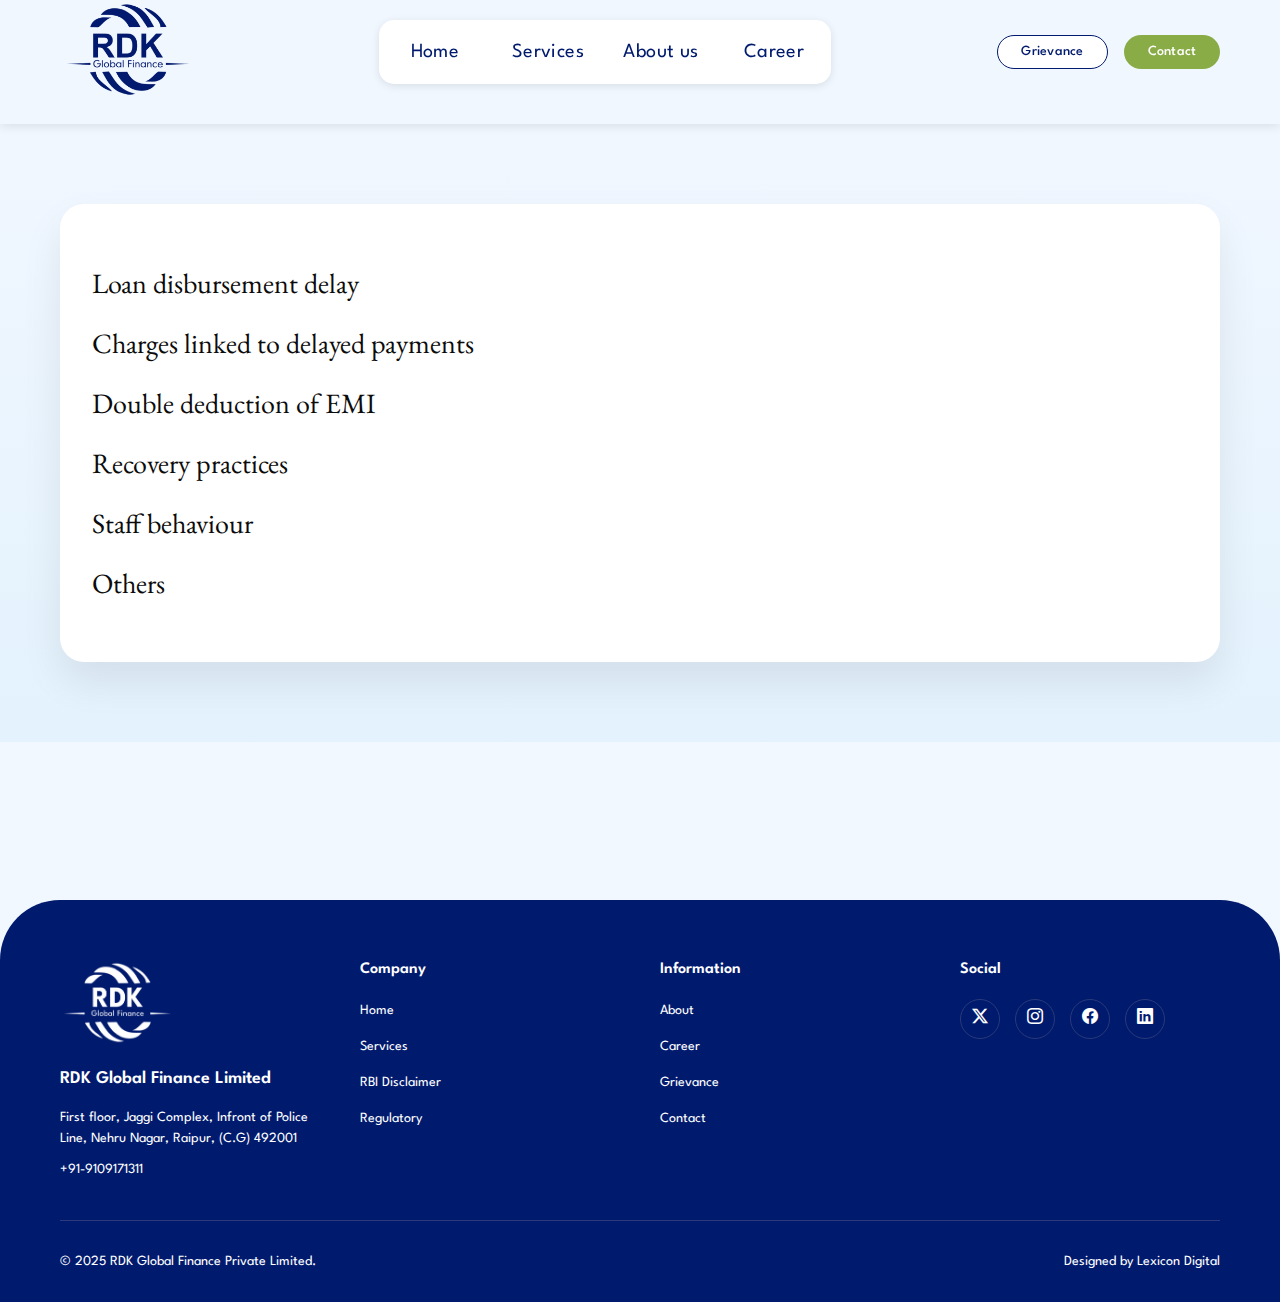
<file: carrers.html>
<!doctype html>
<html lang="en" data-bs-theme="light">
<head>
  <meta charset="utf-8" />
  <meta name="viewport" content="width=device-width, initial-scale=1" />
  <title>Carrers - RDK Global Finance</title>
  
  <!-- Preconnect to external resources for faster loading -->
  <link rel="preconnect" href="https://fonts.googleapis.com">
  <link rel="preconnect" href="https://fonts.gstatic.com" crossorigin>
  <link rel="preconnect" href="https://cdn.jsdelivr.net">
  
  <!-- Critical CSS - Bootstrap (preload for faster LCP) -->
  <link rel="preload" as="style" href="https://cdn.jsdelivr.net/npm/bootstrap@5.3.3/dist/css/bootstrap.min.css" onload="this.onload=null;this.rel='stylesheet'">
  <noscript><link href="https://cdn.jsdelivr.net/npm/bootstrap@5.3.3/dist/css/bootstrap.min.css" rel="stylesheet"></noscript>
  
  <!-- Critical CSS - Your custom styles -->
  <link href="assets/css/common.css" rel="stylesheet">
  
  <!-- Combined Google Fonts with display=swap for faster rendering -->
  <link href="https://fonts.googleapis.com/css2?family=EB+Garamond:wght@400;500;600;700&family=League+Spartan:wght@400;500;600;700&family=Spline+Sans:wght@400;500;600;700&display=swap" rel="stylesheet">
  
  <!-- Defer non-critical CSS - Bootstrap Icons -->
  <link rel="preload" as="style" href="https://cdn.jsdelivr.net/npm/bootstrap-icons@1.11.3/font/bootstrap-icons.css" onload="this.onload=null;this.rel='stylesheet'">
  <noscript><link href="https://cdn.jsdelivr.net/npm/bootstrap-icons@1.11.3/font/bootstrap-icons.css" rel="stylesheet"></noscript>
  <style>
    :root{
      --brand:#052169; /* deep navy */
      --accent:#21c55d; /* green */
      --ink:#0f172a;
      --muted:#475569;
      --light-blue:#f0f9ff;
      --hero-bg:#e0f2fe;
    }
    body{font-family:'League Spartan',sans-serif;color:var(--ink);background:linear-gradient(180deg,var(--light-blue),#f2f7ff);overflow-x:hidden;margin:0;padding:0}
    
    /* Smooth scrolling */
    html{scroll-behavior:smooth;margin:0;padding:0}
    
    /* ===== PAGE LOADER ===== */
    .page-loader {
      position: fixed;
      top: 0;
      left: 0;
      width: 100%;
      height: 100%;
      background: #FFFFFF !important;
      display: flex;
      justify-content: center;
      align-items: center;
      z-index: 99999;
      opacity: 1;
      visibility: visible;
      transition: opacity 0.5s ease-out, visibility 0.5s ease-out;
      overflow: hidden;
      background-image: none !important;
      background-color: #FFFFFF !important;
    }
    
    progress, 
    ::-webkit-progress-bar, 
    ::-moz-progress-bar,
    .progress,
    .loading-bar,
    [class*="progress"],
    [class*="loading-bar"],
    [id*="progress"],
    [id*="loading-bar"] {
      display: none !important;
      visibility: hidden !important;
      opacity: 0 !important;
      width: 0 !important;
      height: 0 !important;
    }
    
    .page-loader.hidden {
      opacity: 0;
      visibility: hidden;
    }
    
    /* Rollercoaster Loader */
    .loader-wrapper {
      position: fixed;
      z-index: 99999;
      height: 2em;
      width: 2em;
      margin: auto;
      top: 0;
      left: 0;
      bottom: 0;
      right: 0;
    }
    
    .loader-wrapper:before {
      content: '';
      display: block;
      position: fixed;
      top: 0;
      left: 0;
      width: 100%;
      height: 100%;
      background: #FFFFFF;
    }
    
    .loader-wrapper .loader {
      width: 148px;
      height: 100px;
      top: 0;
      left: 0;
      position: absolute;
    }
    
    .loader-wrapper .loader:after {
      content: "";
      top: auto;
      position: absolute;
      display: block;
      animation: shadow 1.2s infinite linear;
      -moz-animation: shadow 1.2s infinite linear;
      -webkit-animation: shadow 1.2s infinite linear;
      bottom: 0em;
      left: 0;
      height: 0.25em;
      width: 1em;
      border-radius: 50%;
      background-color: #001A6E;
      opacity: 0.3;
    }
    
    .loader-wrapper .loader .roller,
    .loader-wrapper .loader .roller:last-child {
      width: 70px;
      height: 70px;
      position: absolute;
      top: 0;
      left: 0;
      -webkit-animation: rollercoaster 1.2s infinite linear;
      -webkit-transform: rotate(135deg);
      -moz-animation: rollercoaster 1.2s infinite linear;
      -moz-transform: rotate(135deg);
      animation: rollercoaster 1.2s infinite linear;
      transform: rotate(135deg);
    }
    
    .loader-wrapper .loader .roller:last-child {
      left: auto;
      right: 0;
      -webkit-transform: rotate(-45deg);
      -webkit-animation: rollercoaster2 1.2s infinite linear;
      -moz-transform: rotate(-45deg);
      -moz-animation: rollercoaster2 1.2s infinite linear;
      transform: rotate(-45deg);
      animation: rollercoaster2 1.2s infinite linear;
    }
    
    .loader-wrapper .loader .roller:before,
    .loader-wrapper .loader .roller:last-child:before {
      content: "";
      display: block;
      width: 15px;
      height: 15px;
      background: #001A6E;
      border-radius: 50%;
    }
    
    .loader-wrapper .loader.loader-2:after {
      -webkit-animation-delay: 0.15s;
      animation-delay: 0.15s;
    }
    
    .loader-wrapper .loader.loader-2 .roller {
      -webkit-animation-delay: 0.15s;
      animation-delay: 0.15s;
    }
    
    .loader-wrapper .loader.loader-3:after {
      -webkit-animation-delay: 0.3s;
      animation-delay: 0.3s;
    }
    
    .loader-wrapper .loader.loader-3 .roller {
      -webkit-animation-delay: 0.3s;
      animation-delay: 0.3s;
    }
    
    @-webkit-keyframes rollercoaster {
      0% { -webkit-transform: rotate(135deg); }
      8% { -webkit-transform: rotate(240deg); }
      20% { -webkit-transform: rotate(300deg); }
      40% { -webkit-transform: rotate(380deg); }
      45% { -webkit-transform: rotate(440deg); }
      50% { -webkit-transform: rotate(495deg); opacity: 1; }
      50.1% { -webkit-transform: rotate(495deg); opacity: 0; }
      100% { -webkit-transform: rotate(495deg); opacity: 0; }
    }
    
    @-webkit-keyframes rollercoaster2 {
      0% { opacity: 0; }
      49.9% { opacity: 0; }
      50% { opacity: 1; -webkit-transform: rotate(-45deg); }
      58% { -webkit-transform: rotate(-160deg); }
      70% { -webkit-transform: rotate(-240deg); }
      80% { -webkit-transform: rotate(-300deg); }
      90% { -webkit-transform: rotate(-340deg); }
      100% { -webkit-transform: rotate(-405deg); }
    }
    
    @-webkit-keyframes shadow {
      0% { opacity: 0.3; -webkit-transform: translateX(65px) scale(0.5, 0.5); }
      8% { -webkit-transform: translateX(30px) scale(2, 2); }
      13% { -webkit-transform: translateX(0px) scale(1.3, 1.3); }
      30% { -webkit-transform: translateX(-15px) scale(0.5, 0.5); opacity: 0.1; }
      50% { -webkit-transform: translateX(60px) scale(1.2, 1.2); opacity: 0.3; }
      60% { -webkit-transform: translateX(130px) scale(2, 2); opacity: 0.05; }
      65% { -webkit-transform: translateX(145px) scale(1.2, 1.2); }
      80% { -webkit-transform: translateX(120px) scale(0.5, 0.5); opacity: 0.1; }
      90% { -webkit-transform: translateX(80px) scale(0.8, 0.8); }
      100% { -webkit-transform: translateX(60px); opacity: 0.3; }
    }
    
    @-moz-keyframes rollercoaster {
      0% { -moz-transform: rotate(135deg); }
      8% { -moz-transform: rotate(240deg); }
      20% { -moz-transform: rotate(300deg); }
      40% { -moz-transform: rotate(380deg); }
      45% { -moz-transform: rotate(440deg); }
      50% { -moz-transform: rotate(495deg); opacity: 1; }
      50.1% { -moz-transform: rotate(495deg); opacity: 0; }
      100% { -moz-transform: rotate(495deg); opacity: 0; }
    }
    
    @-moz-keyframes rollercoaster2 {
      0% { opacity: 0; }
      49.9% { opacity: 0; }
      50% { opacity: 1; -moz-transform: rotate(-45deg); }
      58% { -moz-transform: rotate(-160deg); }
      70% { -moz-transform: rotate(-240deg); }
      80% { -moz-transform: rotate(-300deg); }
      90% { -moz-transform: rotate(-340deg); }
      100% { -moz-transform: rotate(-405deg); }
    }
    
    @-moz-keyframes shadow {
      0% { opacity: 0.3; -moz-transform: translateX(65px) scale(0.5, 0.5); }
      8% { -moz-transform: translateX(30px) scale(2, 2); }
      13% { -moz-transform: translateX(0px) scale(1.3, 1.3); }
      30% { -moz-transform: translateX(-15px) scale(0.5, 0.5); opacity: 0.1; }
      50% { -moz-transform: translateX(60px) scale(1.2, 1.2); opacity: 0.3; }
      60% { -moz-transform: translateX(130px) scale(2, 2); opacity: 0.05; }
      65% { -moz-transform: translateX(145px) scale(1.2, 1.2); }
      80% { -moz-transform: translateX(120px) scale(0.5, 0.5); opacity: 0.1; }
      90% { -moz-transform: translateX(80px) scale(0.8, 0.8); }
      100% { -moz-transform: translateX(60px); opacity: 0.3; }
    }
    
    @keyframes rollercoaster {
      0% { transform: rotate(135deg); }
      8% { transform: rotate(240deg); }
      20% { transform: rotate(300deg); }
      40% { transform: rotate(380deg); }
      45% { transform: rotate(440deg); }
      50% { transform: rotate(495deg); opacity: 1; }
      50.1% { transform: rotate(495deg); opacity: 0; }
      100% { transform: rotate(495deg); opacity: 0; }
    }
    
    @keyframes rollercoaster2 {
      0% { opacity: 0; }
      49.9% { opacity: 0; }
      50% { opacity: 1; transform: rotate(-45deg); }
      58% { transform: rotate(-160deg); }
      70% { transform: rotate(-240deg); }
      80% { transform: rotate(-300deg); }
      90% { transform: rotate(-340deg); }
      100% { transform: rotate(-405deg); }
    }
    
    @keyframes shadow {
      0% { opacity: 0.3; transform: translateX(65px) scale(0.5, 0.5); }
      8% { transform: translateX(30px) scale(2, 2); }
      13% { transform: translateX(0px) scale(1.3, 1.3); }
      30% { transform: translateX(-15px) scale(0.5, 0.5); opacity: 0.1; }
      50% { transform: translateX(60px) scale(1.2, 1.2); opacity: 0.3; }
      60% { transform: translateX(130px) scale(2, 2); opacity: 0.05; }
      65% { transform: translateX(145px) scale(1.2, 1.2); }
      80% { transform: translateX(120px) scale(0.5, 0.5); opacity: 0.1; }
      90% { transform: translateX(80px) scale(0.8, 0.8); }
      100% { transform: translateX(60px); opacity: 0.3; }
    }
    
    body.loading {
      overflow: hidden;
    }

    /* ===== NAVBAR (Desktop Design) ===== */
    .navbar {
      display: flex;
      flex-direction: row;
      justify-content: space-between;
      align-items: center;
      padding: 20px 60px 40px 60px;
      isolation: isolate;
      position: fixed;
      width: 100%;
      height: 124px;
      left: 0;
      right: 0;
      top: 0;
      background: #F1F7FF;
      z-index: 1000;
      box-shadow: 0 2px 10px rgba(0,0,0,0.1);
    }
    
    /* Hamburger menu button - hidden on desktop */
    .navbar-toggler {
      display: none;
      border: none;
      padding: 4px 8px;
      background: transparent;
      cursor: pointer;
      outline: none;
    }
    
    /* Mobile Contact Button - Hidden on desktop */
    .mobile-nav-contact {
      display: none;
    }
    
    .navbar-toggler:focus {
      box-shadow: none;
    }
    
    .navbar-toggler-icon {
      display: inline-block;
      width: 30px;
      height: 3px;
      background: #001A6E;
      position: relative;
      transition: all 0.3s ease;
    }
    
    .navbar-toggler-icon::before,
    .navbar-toggler-icon::after {
      content: '';
      position: absolute;
      width: 30px;
      height: 3px;
      background: #001A6E;
      left: 0;
      transition: all 0.3s ease;
    }
    
    .navbar-toggler-icon::before {
      top: -10px;
    }
    
    .navbar-toggler-icon::after {
      bottom: -10px;
    }
    
    .navbar-toggler[aria-expanded="true"] .navbar-toggler-icon {
      background: transparent;
    }
    
    .navbar-toggler[aria-expanded="true"] .navbar-toggler-icon::before {
      top: 0;
      transform: rotate(45deg);
    }
    
    .navbar-toggler[aria-expanded="true"] .navbar-toggler-icon::after {
      bottom: 0;
      transform: rotate(-45deg);
    }
    
    .navbar-brand {
      display: flex;
      align-items: center;
      text-decoration: none;
      color: var(--brand);
      width: 136px;
      height: 100px;
      z-index: 0;
    }
    
    .logo-image {
      height: 100px;
      width: 136px;
      object-fit: contain;
      transition: transform 0.3s ease;
    }
    
    .logo-image:hover {
      transform: scale(1.05);
    }
    
    .navbar-left {
      display: flex;
      flex-direction: row;
      align-items: center;
      gap: 40px;
    }
    
    .navbar-center {
      display: flex;
      flex-direction: row;
      align-items: center;
      justify-content: center;
      flex: 1;
    }
    
    .navbar-nav {
      display: flex;
      flex-direction: row;
      align-items: center;
      padding: 0px;
      width: 452px;
      height: 64px;
      z-index: 2;
      background: #FFFFFF;
      border-radius: 15px;
      box-shadow: 0 2px 8px rgba(0,0,0,0.1);
    }
    
    .nav-link {
      display: flex;
      flex-direction: row;
      justify-content: center;
      align-items: center;
      padding: 20px 0px;
      gap: 10px;
      width: 113px;
      height: 64px;
      background: transparent;
      font-family: 'League Spartan', sans-serif;
      font-style: normal;
      font-weight: 400;
      font-size: 20px;
      line-height: 120%;
      letter-spacing: 0.02em;
      color: #001A6E;
      text-decoration: none;
      transition: all 0.3s ease;
      border: none;
    }
    
    .nav-link:first-child {
      border-radius: 15px 0px 0px 15px;
    }
    
    .nav-link:last-child {
      border-radius: 0px 15px 15px 0px;
    }
    
    .nav-link:hover {
      background: #cfe0ff;
      color: #001A6E;
    }

    .nav-link.active {
      background: #cfe0ff;
      color: #001A6E;
      font-weight: 500;
    }

    /* Desktop-only: force middle items (Services, About us) to be square */
    @media (min-width: 992px) {
      .navbar-nav .nav-item:not(:first-child):not(:last-child) .nav-link {
        border-radius: 0px 0px 0px 0px;
      }
      /* Ensure Home keeps rounded left corners on hover/active */
      .navbar-nav .nav-item:first-child .nav-link:hover,
      .navbar-nav .nav-item:first-child .nav-link.active {
        border-radius: 15px 0px 0px 15px;
      }
    }
    
    .navbar-actions {
      display: flex;
      flex-direction: row;
      justify-content: flex-end;
      align-items: center;
      padding: 0px;
      gap: 16px;
      width: 223px;
      height: 64px;
      z-index: 3;
      flex-shrink: 0;
    }
    
    .btn-grievance {
      box-sizing: border-box;
      display: flex;
      flex-direction: row;
      align-items: center;
      justify-content: center;
      padding: 10px 24px;
      width: 111px;
      height: 34px;
      border: 1px solid #001A6E;
      border-radius: 37px;
      background: #FFFFFF;
      font-family: 'League Spartan', sans-serif;
      font-style: normal;
      font-weight: 500;
      font-size: 14px;
      line-height: 100%;
      letter-spacing: 0.02em;
      color: #001A6E;
      text-decoration: none;
      transition: all 0.3s ease;
    }
    
    .btn-grievance:hover {
      background: #001A6E;
      color: #FFFFFF;
    }
    
    .btn-contact {
      display: flex;
      flex-direction: row;
      align-items: center;
      justify-content: center;
      padding: 10px 24px;
      width: 96px;
      height: 34px;
      background: #89AC46;
      border-radius: 30px;
      border: none;
      font-family: 'League Spartan', sans-serif;
      font-style: normal;
      font-weight: 500;
      font-size: 14px;
      line-height: 100%;
      letter-spacing: 0.02em;
      color: #FFFFFF;
      text-decoration: none;
      transition: all 0.3s ease;
    }
    
    .btn-contact:hover {
      background: #74a93d;
      color: #FFFFFF;
    }

    /* ===== RESPONSIVE DESIGN ===== */
    @media (max-width: 1200px) {
      .navbar {
        padding: 20px 40px;
      }
    }
    
    /* Desktop: Ensure navbar-collapse is always visible */
    @media (min-width: 992px) {
      .navbar-collapse {
        display: flex !important;
        flex-basis: auto;
        width: 100%;
        justify-content: space-between;
        align-items: center;
        position: static !important;
        background: transparent !important;
        padding: 0 !important;
        overflow: visible !important;
      }
      
      .navbar-toggler {
        display: none !important;
      }
      
      .navbar-left {
        flex-shrink: 0;
      }
      
      /* Hide mobile menu header on desktop */
      .mobile-menu-header {
        display: none !important;
      }
      
      /* Hide mobile contact button on desktop */
      .mobile-nav-contact {
        display: none !important;
      }
    }
    
    @media (max-width: 991.98px){
        /* Show hamburger button on mobile */
        .navbar-toggler {
          display: block;
          margin-left: 0;
          z-index: 1001;
          flex-shrink: 0;
        }
        
        .navbar {
          flex-direction: row;
          justify-content: space-between;
          padding: 20px 20px 15px 20px;
          height: auto;
          min-height: 80px;
        }
        
        .navbar-left {
          display: flex;
          align-items: center;
          width: 100%;
          gap: 15px;
        }
        
        .navbar-brand {
          margin-bottom: 0;
          flex-shrink: 0;
        }
        
        .logo-image {
          height: 60px;
          width: auto;
        }
        
        /* Mobile Contact Button */
        .mobile-nav-contact {
          display: flex;
          align-items: center;
          justify-content: center;
          padding: 10px 20px;
          background: #89AC46;
          color: #FFFFFF;
          text-decoration: none;
          border-radius: 30px;
          font-family: 'League Spartan', sans-serif;
          font-size: 14px;
          font-weight: 500;
          line-height: 1;
          letter-spacing: 0.02em;
          transition: all 0.3s ease;
          white-space: nowrap;
          flex-shrink: 0;
          margin-left: auto;
        }
        
        .mobile-nav-contact:hover {
          background: #74a93d;
          color: #FFFFFF;
        }
        
        /* Collapsed menu styling - Full screen overlay */
        .navbar-collapse {
          position: fixed;
          top: 0;
          left: 0;
          right: 0;
          bottom: 0;
          background: #F1F7FF;
          padding: 0;
          box-shadow: none;
          z-index: 1050;
          overflow-y: auto;
          flex-direction: column;
        }
        
        /* Mobile Menu Header */
        .mobile-menu-header {
          display: flex;
          justify-content: space-between;
          align-items: center;
          padding: 20px;
          width: 100%;
          border-bottom: 1px solid rgba(0,0,0,0.1);
        }
        
        .mobile-menu-logo {
          display: flex;
          align-items: center;
        }
        
        .mobile-logo-image {
          height: 50px;
          width: auto;
        }
        
        .mobile-menu-close {
          background: #000000;
          border: none;
          border-radius: 50%;
          width: 40px;
          height: 40px;
          display: flex;
          align-items: center;
          justify-content: center;
          cursor: pointer;
          padding: 0;
          transition: all 0.3s ease;
        }
        
        .mobile-menu-close:hover {
          background: #333333;
          transform: scale(1.1);
        }
        
        .close-icon {
          color: #FFFFFF;
          font-size: 28px;
          font-weight: 300;
          line-height: 1;
        }
        
        .navbar-center {
          width: 100%;
          margin: 0;
          padding: 0;
          flex: 1;
          display: flex;
          flex-direction: column;
          background: #FFFFFF;
        }
        
        .navbar-nav {
          width: 100%;
          flex-direction: column;
          background: #FFFFFF;
          border-radius: 0;
          box-shadow: none;
          height: auto;
          padding: 0;
          margin: 0;
        }
        
        .nav-item {
          width: 100%;
          border-bottom: 1px solid #E5E7EB;
        }
        
        .nav-item:last-child {
          border-bottom: none;
        }
        
        .nav-link {
          width: 100%;
          padding: 18px 20px;
          border-radius: 0;
          margin: 0;
          text-align: left;
          font-size: 17px;
          font-weight: 400;
          color: #001A6E;
          font-family: 'League Spartan', sans-serif;
          background: transparent;
          border: none;
          transition: all 0.3s ease;
          letter-spacing: 0.01em;
        }
        
        .nav-link:hover {
          background: #cfe0ff;
          color: #001A6E;
        }
        
        .nav-link.active {
          background: #cfe0ff;
          color: #001A6E;
          font-weight: 500;
        }
        
        /* Action Buttons at bottom */
        .navbar-actions {
          width: 100%;
          flex-direction: row;
          gap: 12px;
          height: auto;
          padding: 20px;
          justify-content: center;
          align-items: center;
          border-top: 1px solid rgba(0,0,0,0.1);
          margin-top: auto;
        }
        
        .btn-grievance {
          flex: 0 0 auto;
          width: auto;
          min-width: 120px;
          font-size: 14px;
          padding: 12px 28px;
          justify-content: center;
          background: #FFFFFF;
          border: 1px solid #001A6E;
          color: #001A6E;
          border-radius: 30px;
        }
        
        .btn-grievance:hover {
          background: #001A6E;
          color: #FFFFFF;
        }
        
        .btn-contact {
          flex: 0 0 auto;
          width: auto;
          min-width: 120px;
          font-size: 14px;
          padding: 12px 28px;
          justify-content: center;
          background: #89AC46;
          color: #FFFFFF;
          border-radius: 30px;
          border: none;
        }
        
        .btn-contact:hover {
          background: #74a93d;
          color: #FFFFFF;
        }
    }
    
    @media (max-width: 480px){
        .navbar {
          padding: 18px 15px 12px 15px;
          min-height: 70px;
        }
        
        .logo-image {
          height: 50px;
        }
        
        .mobile-nav-contact {
          padding: 8px 16px;
          font-size: 13px;
        }
        
        .navbar-collapse {
          top: 90px;
          padding: 15px;
        }
        
        .nav-link {
          font-size: 14px;
          padding: 12px 15px;
        }
        
        .btn-grievance, .btn-contact {
          font-size: 13px;
          padding: 10px 20px;
        }
    }
  </style>
</head>
<body class="loading">
  <!-- ===== PAGE LOADER ===== -->
  <div class="page-loader" id="pageLoader">
    <div class="loader-wrapper">
      <div class="loader">
        <div class="roller"></div>
        <div class="roller"></div>
      </div>
      <div class="loader loader-2">
        <div class="roller"></div>
        <div class="roller"></div>
      </div>
      <div class="loader loader-3">
        <div class="roller"></div>
        <div class="roller"></div>
      </div>
    </div>
  </div>
  
  <script>
    (function() {
      function hidePageLoader() {
        var loader = document.getElementById('pageLoader');
        var body = document.body;
        if (loader) {
          loader.classList.add('hidden');
          setTimeout(function() {
            body.classList.remove('loading');
            loader.style.display = 'none';
          }, 500);
        } else {
          body.classList.remove('loading');
        }
      }
      if (document.readyState === 'complete') {
        setTimeout(hidePageLoader, 500);
      } else {
        window.addEventListener('load', function() {
          setTimeout(hidePageLoader, 500);
        });
      }
      setTimeout(hidePageLoader, 3000);
    })();
  </script>

  <!-- ===== NAVBAR ===== -->
  <nav class="navbar navbar-expand-lg">
    <div class="navbar-left">
      <a class="navbar-brand" href="#">
        <img src="Images/Logo.png" alt="RDK Global Finance" class="logo-image">
      </a>
      <!-- Mobile Contact Button -->
      <a class="mobile-nav-contact" href="contact.html">Contact</a>
      <button class="navbar-toggler" type="button" data-bs-toggle="collapse" data-bs-target="#navbarNav" aria-controls="navbarNav" aria-expanded="false" aria-label="Toggle navigation">
        <span class="navbar-toggler-icon"></span>
      </button>
    </div>
    <div class="collapse navbar-collapse" id="navbarNav">
      <!-- Mobile Menu Header -->
      <div class="mobile-menu-header">
        <a class="mobile-menu-logo" href="#">
          <img src="Images/Logo.png" alt="RDK Global Finance" class="mobile-logo-image">
        </a>
        <button class="mobile-menu-close" type="button" data-bs-toggle="collapse" data-bs-target="#navbarNav" aria-controls="navbarNav" aria-expanded="false" aria-label="Close navigation">
          <span class="close-icon">×</span>
        </button>
      </div>
      <!-- Navigation Links -->
      <div class="navbar-center">
        <ul class="navbar-nav">
          <li class="nav-item"><a class="nav-link" href="index.html">Home</a></li>
          <li class="nav-item"><a class="nav-link" href="index.html#services">Services</a></li>
          <li class="nav-item"><a class="nav-link" href="about.html">About us</a></li>
          <li class="nav-item"><a class="nav-link" href="career.html">Career</a></li>
        </ul>
      </div>
      <!-- Action Buttons -->
      <div class="navbar-actions">
        <a class="btn-grievance" href="grievance.html">Grievance</a>
        <a class="btn-contact" href="contact.html">Contact</a>
      </div>
    </div>
  </nav>

  <!-- ===== PAGE CONTENT ===== -->
  <div class="page-content">

    <!-- ===== SINGLE SECTION: Complaint Categories (from image) ===== -->
    <section class="section section-light">
      <div class="container">
        <div class="category-box">
          <ul class="category-list">
            <li>Loan disbursement delay</li>
            <li>Charges linked to delayed payments</li>
            <li>Double deduction of EMI</li>
            <li>Recovery practices</li>
            <li>Staff behaviour</li>
            <li>Others</li>
          </ul>
        </div>
      </div>
    </section>

  </div>

  <!-- ===== FOOTER ===== -->
  <footer class="footer">
    <div class="container">
      <div class="footer-main">
        <div class="footer-column footer-logo-column">
          <div class="footer-logo">
            <img src="Images/blackLogo.png" alt="RDK Global Finance" class="footer-logo-image">
          </div>
          <p class="company-name">RDK Global Finance Limited</p>
          <p class="company-address">First floor, Jaggi Complex, Infront of Police Line, Nehru Nagar, Raipur, (C.G) 492001</p>
          <p class="company-phone">+91-9109171311</p>
        </div>
        
        <div class="footer-column">
          <h5 class="footer-heading">Company</h5>
          <ul class="footer-links">
            <li><a href="index.html">Home</a></li>
            <li><a href="index.html#services">Services</a></li>
            <li><a href="regulatory.html#rbi">RBI Disclaimer</a></li>
            <li><a href="regulatory.html">Regulatory</a></li>
          </ul>
        </div>
        
        <div class="footer-column">
          <h5 class="footer-heading">Information</h5>
          <ul class="footer-links">
            <li><a href="about.html">About</a></li>
            <li><a href="career.html">Career</a></li>
            <li><a href="grievance.html">Grievance</a></li>
            <li><a href="contact.html">Contact</a></li>
          </ul>
        </div>
        
        <div class="footer-column">
          <h5 class="footer-heading">Social</h5>
          <div class="social-icons">
            <a href="#" class="social-icon"><i class="bi bi-twitter-x"></i></a>
            <a href="#" class="social-icon"><i class="bi bi-instagram"></i></a>
            <a href="#" class="social-icon"><i class="bi bi-facebook"></i></a>
            <a href="#" class="social-icon"><i class="bi bi-linkedin"></i></a>
          </div>
        </div>
      </div>
      
      <div class="footer-divider"></div>
      
      <div class="footer-bottom">
        <p class="copyright">© 2025 RDK Global Finance Private Limited.</p>
        <p class="designer">Designed by Lexicon Digital</p>
      </div>
    </div>
  </footer>

  <script src="https://cdn.jsdelivr.net/npm/bootstrap@5.3.3/dist/js/bootstrap.bundle.min.js"></script>
  <script src="assets/js/common.js"></script>
  
  <script>
    // Mobile menu body scroll lock and hide navbar-left
    const navbarCollapse = document.getElementById('navbarNav');
    const navbarToggler = document.querySelector('.navbar-toggler');
    const mobileMenuClose = document.querySelector('.mobile-menu-close');
    const navbarLeft = document.querySelector('.navbar-left');
    
    if (navbarCollapse && navbarLeft) {
      // Initial state - ensure navbar-left is visible when menu is closed
      if (window.innerWidth <= 991.98 && !navbarCollapse.classList.contains('show')) {
        navbarLeft.style.display = 'flex';
      }
      
      navbarCollapse.addEventListener('show.bs.collapse', function() {
        document.body.style.overflow = 'hidden';
        // Hide navbar-left (logo and hamburger) when menu opens
        if (window.innerWidth <= 991.98) {
          navbarLeft.style.display = 'none';
        }
      });
      
      navbarCollapse.addEventListener('hide.bs.collapse', function() {
        document.body.style.overflow = '';
        // Show navbar-left when menu closes
        if (window.innerWidth <= 991.98) {
          navbarLeft.style.display = 'flex';
        }
      });
      
      // Close menu when clicking nav links on mobile
      document.querySelectorAll('.nav-link').forEach(link => {
        link.addEventListener('click', function() {
          // Close menu on mobile devices
          if (window.innerWidth <= 991.98 && navbarCollapse.classList.contains('show')) {
            const bsCollapse = new bootstrap.Collapse(navbarCollapse, {
              toggle: false
            });
            bsCollapse.hide();
            // Restore body scroll
            document.body.style.overflow = '';
          }
        });
      });
      
      // Close menu when clicking close button
      if (mobileMenuClose) {
        mobileMenuClose.addEventListener('click', function() {
          if (navbarCollapse.classList.contains('show')) {
            const bsCollapse = new bootstrap.Collapse(navbarCollapse, {
              toggle: false
            });
            bsCollapse.hide();
          }
        });
      }
      
      // Handle window resize
      window.addEventListener('resize', function() {
        if (window.innerWidth > 991.98) {
          // On desktop, ensure navbar-left is visible
          navbarLeft.style.display = '';
        } else {
          // On mobile, show/hide based on menu state
          if (navbarCollapse.classList.contains('show')) {
            navbarLeft.style.display = 'none';
          } else {
            navbarLeft.style.display = 'flex';
          }
        }
      });
    }
  </script>
</body>
</html>
</file>
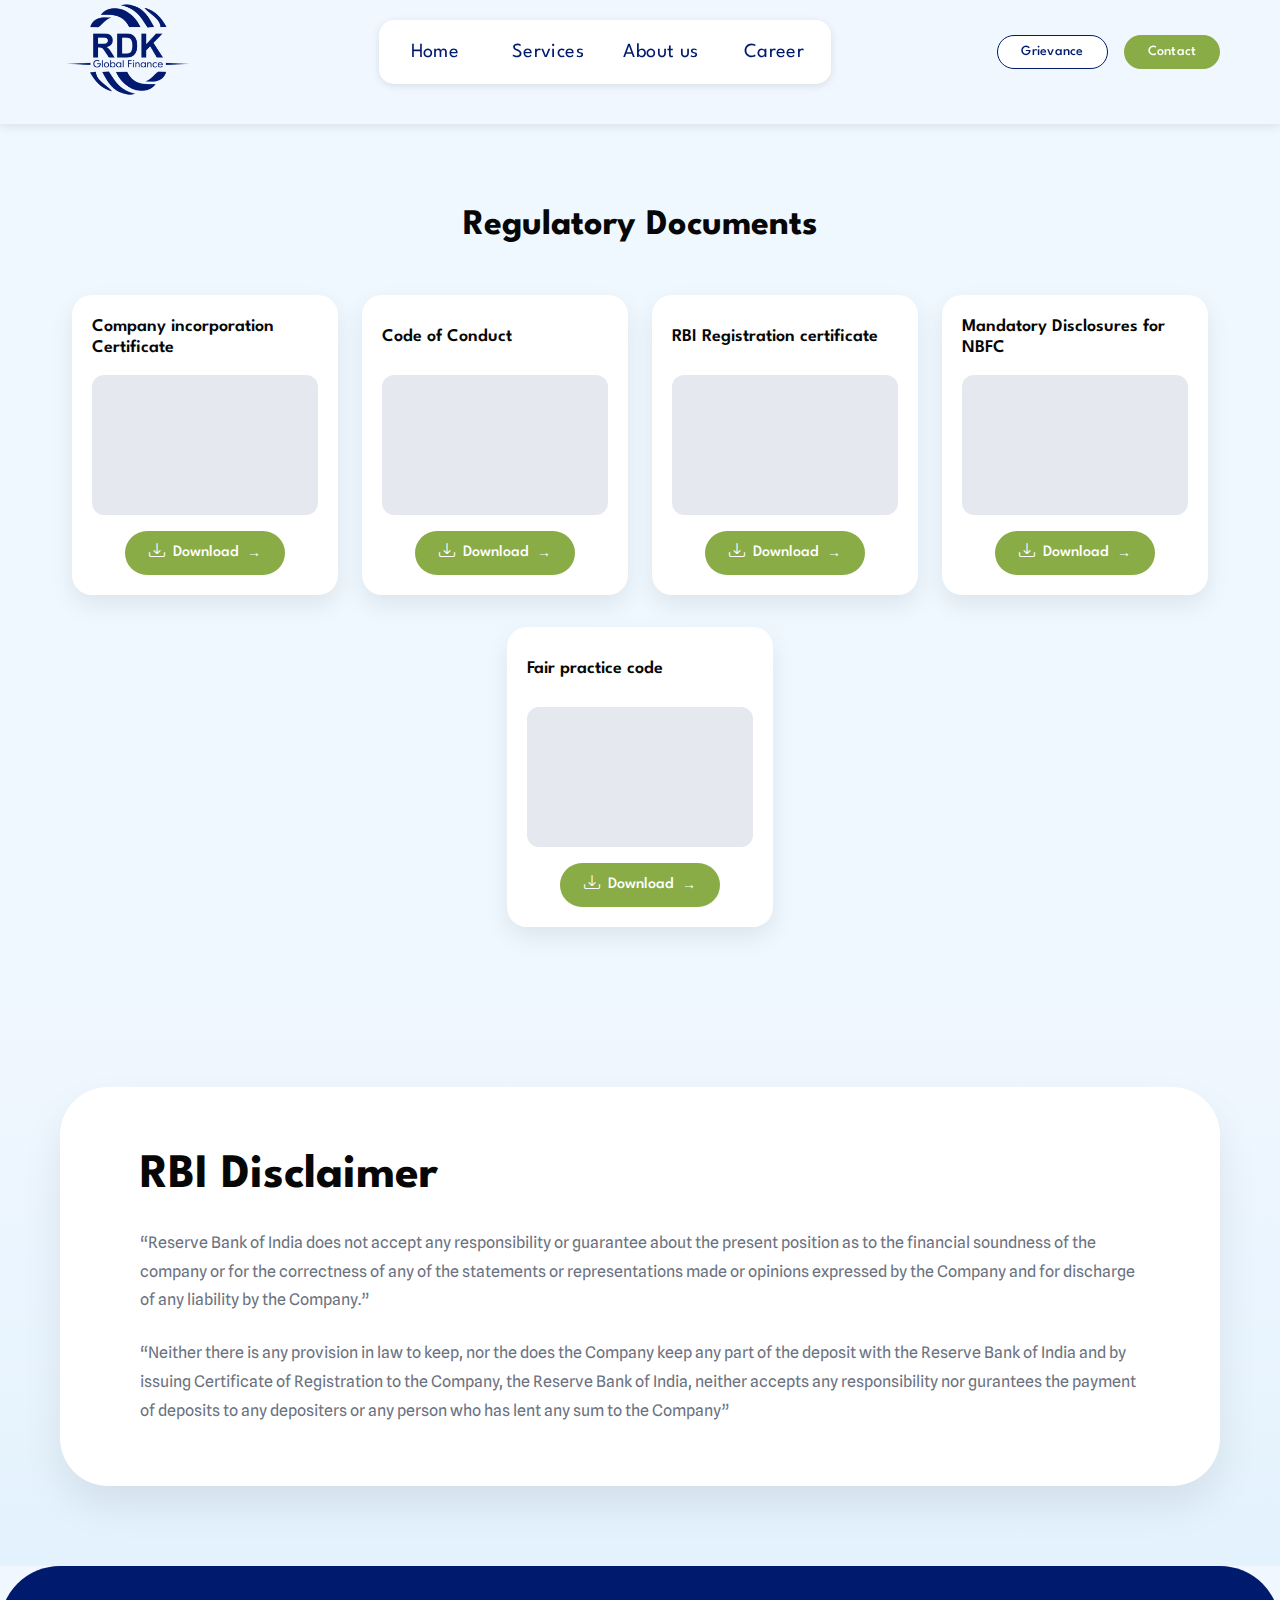
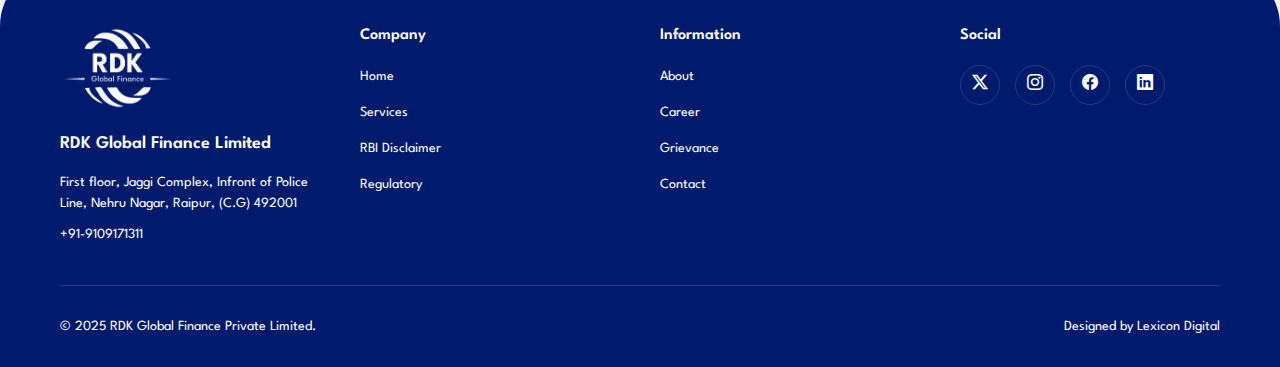
<file: regulatory.html>
<!doctype html>
<html lang="en" data-bs-theme="light">
<head>
  <meta charset="utf-8" />
  <meta name="viewport" content="width=device-width, initial-scale=1" />
  <title>Regulatory Information - RDK Global Finance</title>
  <link href="https://cdn.jsdelivr.net/npm/bootstrap@5.3.3/dist/css/bootstrap.min.css" rel="stylesheet" />
  <link href="https://cdn.jsdelivr.net/npm/bootstrap-icons@1.11.3/font/bootstrap-icons.css" rel="stylesheet" />
  <link href="https://fonts.googleapis.com/css2?family=EB+Garamond:wght@400;500;600;700&display=swap" rel="stylesheet">
  <link href="https://fonts.googleapis.com/css2?family=League+Spartan:wght@400;500;600;700&display=swap" rel="stylesheet">
  <link href="https://fonts.googleapis.com/css2?family=Spline+Sans:wght@400;500;600;700&display=swap" rel="stylesheet">
  <link href="assets/css/common.css" rel="stylesheet">
  <style>
    :root{
      --brand:#052169; /* deep navy */
      --accent:#21c55d; /* green */
      --ink:#0f172a;
      --muted:#475569;
      --light-blue:#f0f9ff;
      --hero-bg:#e0f2fe;
    }
    body{font-family:'League Spartan',sans-serif;color:var(--ink);background:linear-gradient(180deg,var(--light-blue),#f2f7ff);overflow-x:hidden;margin:0;padding:0}
    
    /* Smooth scrolling */
    html{scroll-behavior:smooth;margin:0;padding:0}
    
    /* ===== PAGE LOADER ===== */
    .page-loader {
      position: fixed;
      top: 0;
      left: 0;
      width: 100%;
      height: 100%;
      background: #FFFFFF !important;
      display: flex;
      justify-content: center;
      align-items: center;
      z-index: 99999;
      opacity: 1;
      visibility: visible;
      transition: opacity 0.5s ease-out, visibility 0.5s ease-out;
      overflow: hidden;
      background-image: none !important;
      background-color: #FFFFFF !important;
    }
    
    progress, 
    ::-webkit-progress-bar, 
    ::-moz-progress-bar,
    .progress,
    .loading-bar,
    [class*="progress"],
    [class*="loading-bar"],
    [id*="progress"],
    [id*="loading-bar"] {
      display: none !important;
      visibility: hidden !important;
      opacity: 0 !important;
      width: 0 !important;
      height: 0 !important;
    }
    
    .page-loader.hidden {
      opacity: 0;
      visibility: hidden;
    }
    
    /* Rollercoaster Loader */
    .loader-wrapper {
      position: fixed;
      z-index: 99999;
      height: 2em;
      width: 2em;
      margin: auto;
      top: 0;
      left: 0;
      bottom: 0;
      right: 0;
    }
    
    .loader-wrapper:before {
      content: '';
      display: block;
      position: fixed;
      top: 0;
      left: 0;
      width: 100%;
      height: 100%;
      background: #FFFFFF;
    }
    
    .loader-wrapper .loader {
      width: 148px;
      height: 100px;
      top: 0;
      left: 0;
      position: absolute;
    }
    
    .loader-wrapper .loader:after {
      content: "";
      top: auto;
      position: absolute;
      display: block;
      animation: shadow 1.2s infinite linear;
      -moz-animation: shadow 1.2s infinite linear;
      -webkit-animation: shadow 1.2s infinite linear;
      bottom: 0em;
      left: 0;
      height: 0.25em;
      width: 1em;
      border-radius: 50%;
      background-color: #001A6E;
      opacity: 0.3;
    }
    
    .loader-wrapper .loader .roller,
    .loader-wrapper .loader .roller:last-child {
      width: 70px;
      height: 70px;
      position: absolute;
      top: 0;
      left: 0;
      -webkit-animation: rollercoaster 1.2s infinite linear;
      -webkit-transform: rotate(135deg);
      -moz-animation: rollercoaster 1.2s infinite linear;
      -moz-transform: rotate(135deg);
      animation: rollercoaster 1.2s infinite linear;
      transform: rotate(135deg);
    }
    
    .loader-wrapper .loader .roller:last-child {
      left: auto;
      right: 0;
      -webkit-transform: rotate(-45deg);
      -webkit-animation: rollercoaster2 1.2s infinite linear;
      -moz-transform: rotate(-45deg);
      -moz-animation: rollercoaster2 1.2s infinite linear;
      transform: rotate(-45deg);
      animation: rollercoaster2 1.2s infinite linear;
    }
    
    .loader-wrapper .loader .roller:before,
    .loader-wrapper .loader .roller:last-child:before {
      content: "";
      display: block;
      width: 15px;
      height: 15px;
      background: #001A6E;
      border-radius: 50%;
    }
    
    .loader-wrapper .loader.loader-2:after {
      -webkit-animation-delay: 0.15s;
      animation-delay: 0.15s;
    }
    
    .loader-wrapper .loader.loader-2 .roller {
      -webkit-animation-delay: 0.15s;
      animation-delay: 0.15s;
    }
    
    .loader-wrapper .loader.loader-3:after {
      -webkit-animation-delay: 0.3s;
      animation-delay: 0.3s;
    }
    
    .loader-wrapper .loader.loader-3 .roller {
      -webkit-animation-delay: 0.3s;
      animation-delay: 0.3s;
    }
    
    @-webkit-keyframes rollercoaster {
      0% { -webkit-transform: rotate(135deg); }
      8% { -webkit-transform: rotate(240deg); }
      20% { -webkit-transform: rotate(300deg); }
      40% { -webkit-transform: rotate(380deg); }
      45% { -webkit-transform: rotate(440deg); }
      50% { -webkit-transform: rotate(495deg); opacity: 1; }
      50.1% { -webkit-transform: rotate(495deg); opacity: 0; }
      100% { -webkit-transform: rotate(495deg); opacity: 0; }
    }
    
    @-webkit-keyframes rollercoaster2 {
      0% { opacity: 0; }
      49.9% { opacity: 0; }
      50% { opacity: 1; -webkit-transform: rotate(-45deg); }
      58% { -webkit-transform: rotate(-160deg); }
      70% { -webkit-transform: rotate(-240deg); }
      80% { -webkit-transform: rotate(-300deg); }
      90% { -webkit-transform: rotate(-340deg); }
      100% { -webkit-transform: rotate(-405deg); }
    }
    
    @-webkit-keyframes shadow {
      0% { opacity: 0.3; -webkit-transform: translateX(65px) scale(0.5, 0.5); }
      8% { -webkit-transform: translateX(30px) scale(2, 2); }
      13% { -webkit-transform: translateX(0px) scale(1.3, 1.3); }
      30% { -webkit-transform: translateX(-15px) scale(0.5, 0.5); opacity: 0.1; }
      50% { -webkit-transform: translateX(60px) scale(1.2, 1.2); opacity: 0.3; }
      60% { -webkit-transform: translateX(130px) scale(2, 2); opacity: 0.05; }
      65% { -webkit-transform: translateX(145px) scale(1.2, 1.2); }
      80% { -webkit-transform: translateX(120px) scale(0.5, 0.5); opacity: 0.1; }
      90% { -webkit-transform: translateX(80px) scale(0.8, 0.8); }
      100% { -webkit-transform: translateX(60px); opacity: 0.3; }
    }
    
    @-moz-keyframes rollercoaster {
      0% { -moz-transform: rotate(135deg); }
      8% { -moz-transform: rotate(240deg); }
      20% { -moz-transform: rotate(300deg); }
      40% { -moz-transform: rotate(380deg); }
      45% { -moz-transform: rotate(440deg); }
      50% { -moz-transform: rotate(495deg); opacity: 1; }
      50.1% { -moz-transform: rotate(495deg); opacity: 0; }
      100% { -moz-transform: rotate(495deg); opacity: 0; }
    }
    
    @-moz-keyframes rollercoaster2 {
      0% { opacity: 0; }
      49.9% { opacity: 0; }
      50% { opacity: 1; -moz-transform: rotate(-45deg); }
      58% { -moz-transform: rotate(-160deg); }
      70% { -moz-transform: rotate(-240deg); }
      80% { -moz-transform: rotate(-300deg); }
      90% { -moz-transform: rotate(-340deg); }
      100% { -moz-transform: rotate(-405deg); }
    }
    
    @-moz-keyframes shadow {
      0% { opacity: 0.3; -moz-transform: translateX(65px) scale(0.5, 0.5); }
      8% { -moz-transform: translateX(30px) scale(2, 2); }
      13% { -moz-transform: translateX(0px) scale(1.3, 1.3); }
      30% { -moz-transform: translateX(-15px) scale(0.5, 0.5); opacity: 0.1; }
      50% { -moz-transform: translateX(60px) scale(1.2, 1.2); opacity: 0.3; }
      60% { -moz-transform: translateX(130px) scale(2, 2); opacity: 0.05; }
      65% { -moz-transform: translateX(145px) scale(1.2, 1.2); }
      80% { -moz-transform: translateX(120px) scale(0.5, 0.5); opacity: 0.1; }
      90% { -moz-transform: translateX(80px) scale(0.8, 0.8); }
      100% { -moz-transform: translateX(60px); opacity: 0.3; }
    }
    
    @keyframes rollercoaster {
      0% { transform: rotate(135deg); }
      8% { transform: rotate(240deg); }
      20% { transform: rotate(300deg); }
      40% { transform: rotate(380deg); }
      45% { transform: rotate(440deg); }
      50% { transform: rotate(495deg); opacity: 1; }
      50.1% { transform: rotate(495deg); opacity: 0; }
      100% { transform: rotate(495deg); opacity: 0; }
    }
    
    @keyframes rollercoaster2 {
      0% { opacity: 0; }
      49.9% { opacity: 0; }
      50% { opacity: 1; transform: rotate(-45deg); }
      58% { transform: rotate(-160deg); }
      70% { transform: rotate(-240deg); }
      80% { transform: rotate(-300deg); }
      90% { transform: rotate(-340deg); }
      100% { transform: rotate(-405deg); }
    }
    
    @keyframes shadow {
      0% { opacity: 0.3; transform: translateX(65px) scale(0.5, 0.5); }
      8% { transform: translateX(30px) scale(2, 2); }
      13% { transform: translateX(0px) scale(1.3, 1.3); }
      30% { transform: translateX(-15px) scale(0.5, 0.5); opacity: 0.1; }
      50% { transform: translateX(60px) scale(1.2, 1.2); opacity: 0.3; }
      60% { transform: translateX(130px) scale(2, 2); opacity: 0.05; }
      65% { transform: translateX(145px) scale(1.2, 1.2); }
      80% { transform: translateX(120px) scale(0.5, 0.5); opacity: 0.1; }
      90% { transform: translateX(80px) scale(0.8, 0.8); }
      100% { transform: translateX(60px); opacity: 0.3; }
    }
    
    body.loading {
      overflow: hidden;
    }

    /* ===== NAVBAR (Desktop Design) ===== */
    .navbar {
      display: flex;
      flex-direction: row;
      justify-content: space-between;
      align-items: center;
      padding: 20px 60px 40px 60px;
      isolation: isolate;
      position: fixed;
      width: 100%;
      height: 124px;
      left: 0;
      right: 0;
      top: 0;
      background: #F1F7FF;
      z-index: 1000;
      box-shadow: 0 2px 10px rgba(0,0,0,0.1);
    }
    
    /* Hamburger menu button - hidden on desktop */
    .navbar-toggler {
      display: none;
      border: none;
      padding: 4px 8px;
      background: transparent;
      cursor: pointer;
      outline: none;
    }
    
    /* Mobile Contact Button - Hidden on desktop */
    .mobile-nav-contact {
      display: none;
    }
    
    .navbar-toggler:focus {
      box-shadow: none;
    }
    
    .navbar-toggler-icon {
      display: inline-block;
      width: 30px;
      height: 3px;
      background: #001A6E;
      position: relative;
      transition: all 0.3s ease;
    }
    
    .navbar-toggler-icon::before,
    .navbar-toggler-icon::after {
      content: '';
      position: absolute;
      width: 30px;
      height: 3px;
      background: #001A6E;
      left: 0;
      transition: all 0.3s ease;
    }
    
    .navbar-toggler-icon::before {
      top: -10px;
    }
    
    .navbar-toggler-icon::after {
      bottom: -10px;
    }
    
    .navbar-toggler[aria-expanded="true"] .navbar-toggler-icon {
      background: transparent;
    }
    
    .navbar-toggler[aria-expanded="true"] .navbar-toggler-icon::before {
      top: 0;
      transform: rotate(45deg);
    }
    
    .navbar-toggler[aria-expanded="true"] .navbar-toggler-icon::after {
      bottom: 0;
      transform: rotate(-45deg);
    }
    
    .navbar-brand {
      display: flex;
      align-items: center;
      text-decoration: none;
      color: var(--brand);
      width: 136px;
      height: 100px;
      z-index: 0;
    }
    
    .logo-image {
      height: 100px;
      width: 136px;
      object-fit: contain;
      transition: transform 0.3s ease;
    }
    
    .logo-image:hover {
      transform: scale(1.05);
    }
    
    .navbar-left {
      display: flex;
      flex-direction: row;
      align-items: center;
      gap: 40px;
    }
    
    .navbar-center {
      display: flex;
      flex-direction: row;
      align-items: center;
      justify-content: center;
      flex: 1;
    }
    
    .navbar-nav {
      display: flex;
      flex-direction: row;
      align-items: center;
      padding: 0px;
      width: 452px;
      height: 64px;
      z-index: 2;
      background: #FFFFFF;
      border-radius: 15px;
      box-shadow: 0 2px 8px rgba(0,0,0,0.1);
    }
    
    .nav-link {
      display: flex;
      flex-direction: row;
      justify-content: center;
      align-items: center;
      padding: 20px 0px;
      gap: 10px;
      width: 113px;
      height: 64px;
      background: transparent;
      font-family: 'League Spartan', sans-serif;
      font-style: normal;
      font-weight: 400;
      font-size: 20px;
      line-height: 120%;
      letter-spacing: 0.02em;
      color: #001A6E;
      text-decoration: none;
      transition: all 0.3s ease;
      border: none;
    }
    
    .nav-link:first-child {
      border-radius: 15px 0px 0px 15px;
    }
    
    .nav-link:last-child {
      border-radius: 0px 15px 15px 0px;
    }
    
    .nav-link:hover {
      background: #cfe0ff;
      color: #001A6E;
    }

    .nav-link.active {
      background: #cfe0ff;
      color: #001A6E;
      font-weight: 500;
    }

    /* Desktop-only: force middle items (Services, About us) to be square */
    @media (min-width: 992px) {
      .navbar-nav .nav-item:not(:first-child):not(:last-child) .nav-link {
        border-radius: 0px 0px 0px 0px;
      }
      /* Ensure Home keeps rounded left corners on hover/active */
      .navbar-nav .nav-item:first-child .nav-link:hover,
      .navbar-nav .nav-item:first-child .nav-link.active {
        border-radius: 15px 0px 0px 15px;
      }
    }
    
    .navbar-actions {
      display: flex;
      flex-direction: row;
      justify-content: flex-end;
      align-items: center;
      padding: 0px;
      gap: 16px;
      width: 223px;
      height: 64px;
      z-index: 3;
      flex-shrink: 0;
    }
    
    .btn-grievance {
      box-sizing: border-box;
      display: flex;
      flex-direction: row;
      align-items: center;
      justify-content: center;
      padding: 10px 24px;
      width: 111px;
      height: 34px;
      border: 1px solid #001A6E;
      border-radius: 37px;
      background: #FFFFFF;
      font-family: 'League Spartan', sans-serif;
      font-style: normal;
      font-weight: 500;
      font-size: 14px;
      line-height: 100%;
      letter-spacing: 0.02em;
      color: #001A6E;
      text-decoration: none;
      transition: all 0.3s ease;
    }
    
    .btn-grievance:hover {
      background: #001A6E;
      color: #FFFFFF;
    }
    
    .btn-contact {
      display: flex;
      flex-direction: row;
      align-items: center;
      justify-content: center;
      padding: 10px 24px;
      width: 96px;
      height: 34px;
      background: #89AC46;
      border-radius: 30px;
      border: none;
      font-family: 'League Spartan', sans-serif;
      font-style: normal;
      font-weight: 500;
      font-size: 14px;
      line-height: 100%;
      letter-spacing: 0.02em;
      color: #FFFFFF;
      text-decoration: none;
      transition: all 0.3s ease;
    }
    
    .btn-contact:hover {
      background: #74a93d;
      color: #FFFFFF;
    }

    /* ===== RESPONSIVE DESIGN ===== */
    @media (max-width: 1200px) {
      .navbar {
        padding: 20px 40px;
      }
    }
    
    /* Desktop: Ensure navbar-collapse is always visible */
    @media (min-width: 992px) {
      .navbar-collapse {
        display: flex !important;
        flex-basis: auto;
        width: 100%;
        justify-content: space-between;
        align-items: center;
        position: static !important;
        background: transparent !important;
        padding: 0 !important;
        overflow: visible !important;
      }
      
      .navbar-toggler {
        display: none !important;
      }
      
      .navbar-left {
        flex-shrink: 0;
      }
      
      /* Hide mobile menu header on desktop */
      .mobile-menu-header {
        display: none !important;
      }
      
      /* Hide mobile contact button on desktop */
      .mobile-nav-contact {
        display: none !important;
      }
    }
    
    @media (max-width: 991.98px){
        /* Show hamburger button on mobile */
        .navbar-toggler {
          display: block;
          margin-left: 0;
          z-index: 1001;
          flex-shrink: 0;
        }
        
        .navbar {
          flex-direction: row;
          justify-content: space-between;
          padding: 20px 20px 15px 20px;
          height: auto;
          min-height: 80px;
        }
        
        .navbar-left {
          display: flex;
          align-items: center;
          width: 100%;
          gap: 15px;
        }
        
        .navbar-brand {
          margin-bottom: 0;
          flex-shrink: 0;
        }
        
        .logo-image {
          height: 60px;
          width: auto;
        }
        
        /* Mobile Contact Button */
        .mobile-nav-contact {
          display: flex;
          align-items: center;
          justify-content: center;
          padding: 10px 20px;
          background: #89AC46;
          color: #FFFFFF;
          text-decoration: none;
          border-radius: 30px;
          font-family: 'League Spartan', sans-serif;
          font-size: 14px;
          font-weight: 500;
          line-height: 1;
          letter-spacing: 0.02em;
          transition: all 0.3s ease;
          white-space: nowrap;
          flex-shrink: 0;
          margin-left: auto;
        }
        
        .mobile-nav-contact:hover {
          background: #74a93d;
          color: #FFFFFF;
        }
        
        /* Collapsed menu styling - Full screen overlay */
        .navbar-collapse {
          position: fixed;
          top: 0;
          left: 0;
          right: 0;
          bottom: 0;
          background: #F1F7FF;
          padding: 0;
          box-shadow: none;
          z-index: 1050;
          overflow-y: auto;
          flex-direction: column;
        }
        
        /* Mobile Menu Header */
        .mobile-menu-header {
          display: flex;
          justify-content: space-between;
          align-items: center;
          padding: 20px;
          width: 100%;
          border-bottom: 1px solid rgba(0,0,0,0.1);
        }
        
        .mobile-menu-logo {
          display: flex;
          align-items: center;
        }
        
        .mobile-logo-image {
          height: 50px;
          width: auto;
        }
        
        .mobile-menu-close {
          background: #000000;
          border: none;
          border-radius: 50%;
          width: 40px;
          height: 40px;
          display: flex;
          align-items: center;
          justify-content: center;
          cursor: pointer;
          padding: 0;
          transition: all 0.3s ease;
        }
        
        .mobile-menu-close:hover {
          background: #333333;
          transform: scale(1.1);
        }
        
        .close-icon {
          color: #FFFFFF;
          font-size: 28px;
          font-weight: 300;
          line-height: 1;
        }
        
        .navbar-center {
          width: 100%;
          margin: 0;
          padding: 0;
          flex: 1;
          display: flex;
          flex-direction: column;
          background: #FFFFFF;
        }
        
        .navbar-nav {
          width: 100%;
          flex-direction: column;
          background: #FFFFFF;
          border-radius: 0;
          box-shadow: none;
          height: auto;
          padding: 0;
          margin: 0;
        }
        
        .nav-item {
          width: 100%;
          border-bottom: 1px solid #E5E7EB;
        }
        
        .nav-item:last-child {
          border-bottom: none;
        }
        
        .nav-link {
          width: 100%;
          padding: 18px 20px;
          border-radius: 0;
          margin: 0;
          text-align: left;
          font-size: 17px;
          font-weight: 400;
          color: #001A6E;
          font-family: 'League Spartan', sans-serif;
          background: transparent;
          border: none;
          transition: all 0.3s ease;
          letter-spacing: 0.01em;
        }
        
        .nav-link:hover {
          background: #cfe0ff;
          color: #001A6E;
        }
        
        .nav-link.active {
          background: #cfe0ff;
          color: #001A6E;
          font-weight: 500;
        }
        
        /* Action Buttons at bottom */
        .navbar-actions {
          width: 100%;
          flex-direction: row;
          gap: 12px;
          height: auto;
          padding: 20px;
          justify-content: center;
          align-items: center;
          border-top: 1px solid rgba(0,0,0,0.1);
          margin-top: auto;
        }
        
        .btn-grievance {
          flex: 0 0 auto;
          width: auto;
          min-width: 120px;
          font-size: 14px;
          padding: 12px 28px;
          justify-content: center;
          background: #FFFFFF;
          border: 1px solid #001A6E;
          color: #001A6E;
          border-radius: 30px;
        }
        
        .btn-grievance:hover {
          background: #001A6E;
          color: #FFFFFF;
        }
        
        .btn-contact {
          flex: 0 0 auto;
          width: auto;
          min-width: 120px;
          font-size: 14px;
          padding: 12px 28px;
          justify-content: center;
          background: #89AC46;
          color: #FFFFFF;
          border-radius: 30px;
          border: none;
        }
        
        .btn-contact:hover {
          background: #74a93d;
          color: #FFFFFF;
        }
    }
    
    @media (max-width: 480px){
        .navbar {
          padding: 18px 15px 12px 15px;
          min-height: 70px;
        }
        
        .logo-image {
          height: 50px;
        }
        
        .mobile-nav-contact {
          padding: 8px 16px;
          font-size: 13px;
        }
        
        .navbar-collapse {
          top: 90px;
          padding: 15px;
        }
        
        .nav-link {
          font-size: 14px;
          padding: 12px 15px;
        }
        
        .btn-grievance, .btn-contact {
          font-size: 13px;
          padding: 10px 20px;
        }
    }
  </style>
</head>
<body class="loading">
  <!-- ===== PAGE LOADER ===== -->
  <div class="page-loader" id="pageLoader">
    <div class="loader-wrapper">
      <div class="loader">
        <div class="roller"></div>
        <div class="roller"></div>
      </div>
      <div class="loader loader-2">
        <div class="roller"></div>
        <div class="roller"></div>
      </div>
      <div class="loader loader-3">
        <div class="roller"></div>
        <div class="roller"></div>
      </div>
    </div>
  </div>
  
  <script>
    (function() {
      function hidePageLoader() {
        var loader = document.getElementById('pageLoader');
        var body = document.body;
        if (loader) {
          loader.classList.add('hidden');
          setTimeout(function() {
            body.classList.remove('loading');
            loader.style.display = 'none';
          }, 500);
        } else {
          body.classList.remove('loading');
        }
      }
      if (document.readyState === 'complete') {
        setTimeout(hidePageLoader, 500);
      } else {
        window.addEventListener('load', function() {
          setTimeout(hidePageLoader, 500);
        });
      }
      setTimeout(hidePageLoader, 3000);
    })();
  </script>

  <!-- ===== NAVBAR ===== -->
  <nav class="navbar navbar-expand-lg">
    <div class="navbar-left">
      <a class="navbar-brand" href="#">
        <img src="Images/Logo.png" alt="RDK Global Finance" class="logo-image">
      </a>
      <!-- Mobile Contact Button -->
      <a class="mobile-nav-contact" href="contact.html">Contact</a>
      <button class="navbar-toggler" type="button" data-bs-toggle="collapse" data-bs-target="#navbarNav" aria-controls="navbarNav" aria-expanded="false" aria-label="Toggle navigation">
        <span class="navbar-toggler-icon"></span>
      </button>
    </div>
    <div class="collapse navbar-collapse" id="navbarNav">
      <!-- Mobile Menu Header -->
      <div class="mobile-menu-header">
        <a class="mobile-menu-logo" href="#">
          <img src="Images/Logo.png" alt="RDK Global Finance" class="mobile-logo-image">
        </a>
        <button class="mobile-menu-close" type="button" data-bs-toggle="collapse" data-bs-target="#navbarNav" aria-controls="navbarNav" aria-expanded="false" aria-label="Close navigation">
          <span class="close-icon">×</span>
        </button>
      </div>
      <!-- Navigation Links -->
      <div class="navbar-center">
        <ul class="navbar-nav">
          <li class="nav-item"><a class="nav-link" href="index.html">Home</a></li>
          <li class="nav-item"><a class="nav-link" href="index.html#services">Services</a></li>
          <li class="nav-item"><a class="nav-link" href="about.html">About us</a></li>
          <li class="nav-item"><a class="nav-link" href="career.html">Career</a></li>
        </ul>
      </div>
      <!-- Action Buttons -->
      <div class="navbar-actions">
        <a class="btn-grievance" href="grievance.html">Grievance</a>
        <a class="btn-contact" href="contact.html">Contact</a>
      </div>
    </div>
  </nav>

  <!-- ===== PAGE CONTENT ===== -->
  <div class="page-content">
    
    <!-- ===== COMPLIANCE CERTIFICATES SECTION ===== -->
    <section id="compliance" class="section section-white">
      <div class="container">
        <div class="text-center mb-5">
          <h2 class="section-title">Regulatory Documents</h2>
          <!-- <p class="section-description">Download our key registrations, codes and mandatory disclosures.</p> -->
        </div>

        <!-- Top row: 4 cards -->
        <div class="row g-4 cert-grid">
          <div class="col-12 col-md-6 col-lg-3">
            <div class="cert-card" data-pdf="Images/B1-COI-MOA-AND-AOA-compressed.pdf">
              <h4 class="cert-title">Company incorporation Certificate</h4>
              <div class="cert-thumb"></div>
              <a href="#" class="btn btn-download" target="_blank"><i class="bi bi-download"></i> Download</a>
            </div>
          </div>
          <div class="col-12 col-md-6 col-lg-3">
            <div class="cert-card" data-pdf="Images/B1-COI-MOA-AND-AOA-compressed.pdf">
              <h4 class="cert-title">Code of Conduct</h4>
              <div class="cert-thumb"></div>
              <a href="#" class="btn btn-download" target="_blank"><i class="bi bi-download"></i> Download</a>
            </div>
          </div>
          <div class="col-12 col-md-6 col-lg-3">
            <div class="cert-card" data-pdf="Images/B1-COI-MOA-AND-AOA-compressed.pdf">
              <h4 class="cert-title">RBI Registration certificate</h4>
              <div class="cert-thumb"></div>
              <a href="#" class="btn btn-download" target="_blank"><i class="bi bi-download"></i> Download</a>
            </div>
          </div>
          <div class="col-12 col-md-6 col-lg-3">
            <div class="cert-card" data-pdf="Images/B1-COI-MOA-AND-AOA-compressed.pdf">
              <h4 class="cert-title">Mandatory Disclosures for NBFC</h4>
              <div class="cert-thumb"></div>
              <a href="#" class="btn btn-download" target="_blank"><i class="bi bi-download"></i> Download</a>
            </div>
          </div>
        </div>

        <!-- Bottom row: centered single card -->
        <div class="row g-4 justify-content-center mt-2 cert-grid">
          <div class="col-12 col-md-6 col-lg-3">
            <div class="cert-card" data-pdf="Images/B1-COI-MOA-AND-AOA-compressed.pdf">
              <h4 class="cert-title">Fair practice code</h4>
              <div class="cert-thumb"></div>
              <a href="#" class="btn btn-download" target="_blank"><i class="bi bi-download"></i> Download</a>
            </div>
          </div>
        </div>
      </div>
    </section>

    <!-- ===== RBI DISCLAIMER (as per provided design) ===== -->
    <section id="rbi" class="section section-light">
      <div class="container">
        <div class="disclaimer-box">
          <h2 class="disclaimer-title">RBI Disclaimer</h2>
          <p class="disclaimer-text">“Reserve Bank of India does not accept any responsibility or guarantee about the present position as to the financial soundness of the company or for the correctness of any of the statements or representations made or opinions expressed by the Company and for discharge of any liability by the Company.”</p>
          <p class="disclaimer-text">“Neither there is any provision in law to keep, nor the does the Company keep any part of the deposit with the Reserve Bank of India and by issuing Certificate of Registration to the Company, the Reserve Bank of India, neither accepts any responsibility nor gurantees the payment of deposits to any depositers or any person who has lent any sum to the Company”</p>
        </div>
      </div>
    </section>

  </div>

  <!-- ===== FOOTER ===== -->
  <footer class="footer">
    <div class="container">
      <div class="footer-main">
        <div class="footer-column footer-logo-column">
          <div class="footer-logo">
            <img src="Images/blackLogo.png" alt="RDK Global Finance" class="footer-logo-image">
          </div>
          <p class="company-name">RDK Global Finance Limited</p>
          <p class="company-address">First floor, Jaggi Complex, Infront of Police Line, Nehru Nagar, Raipur, (C.G) 492001</p>
          <p class="company-phone">+91-9109171311</p>
        </div>
        
        <div class="footer-column">
          <h5 class="footer-heading">Company</h5>
          <ul class="footer-links">
            <li><a href="index.html">Home</a></li>
            <li><a href="index.html#services">Services</a></li>
            <li><a href="regulatory.html#rbi">RBI Disclaimer</a></li>
            <li><a href="regulatory.html">Regulatory</a></li>
          </ul>
        </div>
        
        <div class="footer-column">
          <h5 class="footer-heading">Information</h5>
          <ul class="footer-links">
            <li><a href="about.html">About</a></li>
            <li><a href="career.html">Career</a></li>
            <li><a href="grievance.html">Grievance</a></li>
            <li><a href="contact.html">Contact</a></li>
          </ul>
        </div>
        
        <div class="footer-column">
          <h5 class="footer-heading">Social</h5>
          <div class="social-icons">
            <a href="#" class="social-icon"><i class="bi bi-twitter-x"></i></a>
            <a href="#" class="social-icon"><i class="bi bi-instagram"></i></a>
            <a href="#" class="social-icon"><i class="bi bi-facebook"></i></a>
            <a href="#" class="social-icon"><i class="bi bi-linkedin"></i></a>
          </div>
        </div>
      </div>
      
      <div class="footer-divider"></div>
      
      <div class="footer-bottom">
        <p class="copyright">© 2025 RDK Global Finance Private Limited.</p>
        <p class="designer">Designed by Lexicon Digital</p>
      </div>
    </div>
  </footer>

  <script src="https://cdn.jsdelivr.net/npm/bootstrap@5.3.3/dist/js/bootstrap.bundle.min.js"></script>
  <script src="assets/js/common.js"></script>
  
  <script>
    // Mobile menu body scroll lock and hide navbar-left
    const navbarCollapse = document.getElementById('navbarNav');
    const navbarToggler = document.querySelector('.navbar-toggler');
    const mobileMenuClose = document.querySelector('.mobile-menu-close');
    const navbarLeft = document.querySelector('.navbar-left');
    
    if (navbarCollapse && navbarLeft) {
      // Initial state - ensure navbar-left is visible when menu is closed
      if (window.innerWidth <= 991.98 && !navbarCollapse.classList.contains('show')) {
        navbarLeft.style.display = 'flex';
      }
      
      navbarCollapse.addEventListener('show.bs.collapse', function() {
        document.body.style.overflow = 'hidden';
        // Hide navbar-left (logo and hamburger) when menu opens
        if (window.innerWidth <= 991.98) {
          navbarLeft.style.display = 'none';
        }
      });
      
      navbarCollapse.addEventListener('hide.bs.collapse', function() {
        document.body.style.overflow = '';
        // Show navbar-left when menu closes
        if (window.innerWidth <= 991.98) {
          navbarLeft.style.display = 'flex';
        }
      });
      
      // Close menu when clicking nav links on mobile
      document.querySelectorAll('.nav-link').forEach(link => {
        link.addEventListener('click', function() {
          // Close menu on mobile devices
          if (window.innerWidth <= 991.98 && navbarCollapse.classList.contains('show')) {
            const bsCollapse = new bootstrap.Collapse(navbarCollapse, {
              toggle: false
            });
            bsCollapse.hide();
            // Restore body scroll
            document.body.style.overflow = '';
          }
        });
      });
      
      // Close menu when clicking close button
      if (mobileMenuClose) {
        mobileMenuClose.addEventListener('click', function() {
          if (navbarCollapse.classList.contains('show')) {
            const bsCollapse = new bootstrap.Collapse(navbarCollapse, {
              toggle: false
            });
            bsCollapse.hide();
          }
        });
      }
      
      // Handle window resize
      window.addEventListener('resize', function() {
        if (window.innerWidth > 991.98) {
          // On desktop, ensure navbar-left is visible
          navbarLeft.style.display = '';
        } else {
          // On mobile, show/hide based on menu state
          if (navbarCollapse.classList.contains('show')) {
            navbarLeft.style.display = 'none';
          } else {
            navbarLeft.style.display = 'flex';
          }
        }
      });
    }
  </script>
</body>
</html>
</file>
<file: assets/css/common.css>
:root{
  --brand:#052169; /* deep navy */
  --accent:#21c55d; /* green */
  --ink:#0f172a;
  --muted:#475569;
  --light-blue:#f0f9ff;
  --hero-bg:#e0f2fe;
}
body{font-family:'League Spartan',sans-serif;color:var(--ink);background:linear-gradient(180deg,var(--light-blue),#f2f7ff);overflow-x:hidden}

/* Smooth scrolling */
html{scroll-behavior:smooth}

/* ===== NAVBAR (Desktop Design) ===== */
.navbar {
  display: flex;
  flex-direction: row;
  justify-content: space-between;
  align-items: center;
  padding: 20px 60px 40px 60px;
  isolation: isolate;
  position: fixed;
  width: 100%;
  height: 124px;
  left: 0;
  right: 0;
  top: 0;
  background: #F1F7FF;
  z-index: 1000;
  box-shadow: 0 2px 10px rgba(0,0,0,0.1);
}

.navbar-brand {
  display: flex;
  align-items: center;
  text-decoration: none;
  color: var(--brand);
  width: 136px;
  height: 100px;
  z-index: 0;
}

.logo-image {
  height: 100px;
  width: 136px;
  object-fit: contain;
  transition: transform 0.3s ease;
}

.logo-image:hover {
  transform: scale(1.05);
}

.navbar-left {
  display: flex;
  flex-direction: row;
  align-items: center;
  gap: 40px;
}

.navbar-center {
  display: flex;
  flex-direction: row;
  align-items: center;
  justify-content: center;
  flex: 1;
}

.navbar-nav {
  display: flex;
  flex-direction: row;
  align-items: center;
  padding: 0px;
  width: 452px;
  height: 64px;
  z-index: 2;
  background: #FFFFFF;
  border-radius: 15px;
  box-shadow: 0 2px 8px rgba(0,0,0,0.1);
}

.nav-link {
  display: flex;
  flex-direction: row;
  justify-content: center;
  align-items: center;
  padding: 20px 0px;
  gap: 10px;
  width: 113px;
  height: 64px;
  background: transparent;
  font-family: 'League Spartan', sans-serif;
  font-style: normal;
  font-weight: 400;
  font-size: 20px;
  line-height: 120%;
  letter-spacing: 0.02em;
  color: #001A6E;
  text-decoration: none;
  transition: all 0.3s ease;
  border: none;
}

.nav-link:first-child {
  border-radius: 15px 0px 0px 15px;
}

.nav-link:last-child {
  border-radius: 0px 15px 15px 0px;
}

.nav-link:hover, .nav-link.active {
  background: #cfe0ff;
  color: #001A6E;
}

.navbar-actions {
  display: flex;
  flex-direction: row;
  justify-content: flex-end;
  align-items: center;
  padding: 0px;
  gap: 16px;
  width: 223px;
  height: 64px;
  z-index: 3;
  flex-shrink: 0;
}

.btn-grievance {
  box-sizing: border-box;
  display: flex;
  flex-direction: row;
  align-items: center;
  justify-content: center;
  padding: 10px 24px;
  width: 111px;
  height: 34px;
  border: 1px solid #001A6E;
  border-radius: 37px;
  background: #FFFFFF;
  font-family: 'League Spartan', sans-serif;
  font-style: normal;
  font-weight: 500;
  font-size: 14px;
  line-height: 100%;
  letter-spacing: 0.02em;
  color: #001A6E;
  text-decoration: none;
  transition: all 0.3s ease;
}

.btn-grievance:hover {
  background: #001A6E;
  color: #FFFFFF;
}

.btn-contact {
  display: flex;
  flex-direction: row;
  align-items: center;
  justify-content: center;
  padding: 10px 24px;
  width: 96px;
  height: 34px;
  background: #89AC46;
  border-radius: 30px;
  border: none;
  font-family: 'League Spartan', sans-serif;
  font-style: normal;
  font-weight: 500;
  font-size: 14px;
  line-height: 100%;
  letter-spacing: 0.02em;
  color: #FFFFFF;
  text-decoration: none;
  transition: all 0.3s ease;
}

.btn-contact:hover {
  background: #74a93d;
  color: #FFFFFF;
}

/* ===== PAGE CONTENT ===== */
.page-content {
  margin-top: 124px;
  min-height: calc(100vh - 124px);
}

/* ===== HERO SECTION ===== */
.hero {
  position: relative;
  width: 100%;
  height: 700px;
  background: linear-gradient(180deg, #F1F7FF, #f2f7ff);
  display: flex;
  flex-direction: column;
  align-items: center;
  padding: 50px 80px;
  gap: 20px;
}

.hero-container {
  display: flex;
  flex-direction: row;
  justify-content: space-between;
  align-items: center;
  padding: 0px;
  gap: 57px;
  width: 100%;
  max-width: 1120px;
  height: 500px;
}

.hero-content {
  display: flex;
  flex-direction: column;
  align-items: flex-start;
  padding: 0px;
  gap: 24px;
  width: 619px;
  height: 297px;
}

.hero-content h1 {
  width: 619px;
  height: 116px;
  font-family: 'League Spartan', sans-serif;
  font-style: normal;
  font-weight: 500;
  font-size: 48px;
  line-height: 120%;
  letter-spacing: 0.02em;
  color: #070707;
  margin: 0;
}

.hero-content p {
  width: 619px;
  height: 87px;
  font-family: 'League Spartan', sans-serif;
  font-style: normal;
  font-weight: 400;
  font-size: 24px;
  line-height: 120%;
  letter-spacing: 0.02em;
  color: #7F7F7F;
  margin: 0;
}

.hero-button {
  display: flex;
  flex-direction: row;
  align-items: center;
  padding: 10px 24px;
  width: 158px;
  height: 46px;
  background: #89AC46;
  border-radius: 30px;
  text-decoration: none;
  color: #FFFFFF;
  font-family: 'League Spartan', sans-serif;
  font-style: normal;
  font-weight: 500;
  font-size: 20px;
  line-height: 130%;
  letter-spacing: 0.02em;
  transition: all 0.3s ease;
}

.hero-button:hover {
  background: #74a93d;
  color: #FFFFFF;
  transform: translateY(-2px);
}

.hero-illustration {
  width: 500px;
  height: 500px;
  position: relative;
  display: flex;
  align-items: center;
  justify-content: center;
}

.hero-image {
  width: 100%;
  height: 100%;
  object-fit: contain;
}

/* ===== COMMON SECTIONS ===== */
.section {
  padding: 80px 0;
  position: relative;
}

.section-light {
  background: linear-gradient(180deg, #F1F7FF, #e3f2fd);
}

.section-white {
  background: #EFF8FE;
}

.container {
  max-width: 1200px;
  margin: 0 auto;
  padding: 0 20px;
}

.card {
  background: #FFFFFF;
  border-radius: 30px;
  box-shadow: 0 20px 40px rgba(0,0,0,0.1);
  overflow: hidden;
  max-width: 1200px;
  margin: 0 auto;
  padding: 60px;
}

.card-dark {
  background: #001A6E;
  color: #FFFFFF;
}

.section-title {
  font-family: 'League Spartan', sans-serif;
  font-size: 36px;
  font-weight: 700;
  color: #070707;
  line-height: 1.2;
  margin: 0 0 24px 0;
  text-align: center;
}

.section-description {
  font-family: 'League Spartan', sans-serif;
  font-size: 18px;
  font-weight: 400;
  color: #7F7F7F;
  line-height: 1.6;
  margin: 0 0 40px 0;
  text-align: center;
  max-width: 800px;
  margin-left: auto;
  margin-right: auto;
}

/* ===== COMPLIANCE CERTIFICATES (Regulatory page) ===== */
.cert-grid { 
  margin-left: 0; 
  margin-right: 0;
}

.cert-card {
  background: #FFFFFF;
  border-radius: 20px;
  box-shadow: 0 10px 24px rgba(0,0,0,0.08);
  padding: 20px;
  display: flex;
  flex-direction: column;
  align-items: center;
  gap: 16px;
  height: 300px; /* keep all cards equal height */
}

.cert-title {
  font-family: 'League Spartan', sans-serif;
  font-size: 18px;
  font-weight: 600;
  color: #070707;
  text-align: left;
  width: 100%;
  margin: 0;
  min-height: 44px; /* reserve space for 1-2 line titles */
  display: flex;
  align-items: center;
}

.cert-thumb {
  width: 100%;
  height: 140px; /* uniform mock image height */
  border-radius: 12px;
  background: #E5E8EE; /* placeholder image area */
  flex-shrink: 0;
  overflow: hidden;
  position: relative;
}

.btn-download {
  width: 160px;
  justify-content: center;
  background: #89AC46;
  margin-top: auto; /* stick to bottom to equalize layout */
}

.btn-download::after { /* remove default arrow from base .btn */
  content: '';
}

.cert-preview {
  position: absolute;
  top: 0;
  left: 0;
  width: 100%;
  height: 100%;
  border: 0;
}

/* ===== RBI Disclaimer styles ===== */
.disclaimer-box{
  background:#FFFFFF;
  border-radius:48px;
  padding:60px 80px;
  box-shadow:0 20px 40px rgba(0,0,0,0.08);
}
.disclaimer-title{
  font-family:'League Spartan',sans-serif;
  font-weight:700;
  font-size:48px;
  color:#070707;
  margin:0 0 24px 0;
}
.disclaimer-text{
  font-family:'Spline Sans',sans-serif;
  line-height:1.8;
  color:#6b7280; /* muted grey */
  margin:24px 0 0 0;
}

@media (max-width: 768px){
  .disclaimer-box{padding:30px;border-radius:28px}
  .disclaimer-title{font-size:32px}
  .disclaimer-text{font-size:18px}
}

/* ===== Carrers page categories ===== */
.category-box{background:#FFFFFF;border-radius:24px;padding:40px 32px;box-shadow:0 20px 40px rgba(0,0,0,0.08)}
.category-list{list-style:none;margin:0;padding:0}
.category-list li{font-family:'EB Garamond',serif;font-size:28px;color:#0b0b0b;margin:18px 0}
@media (max-width:768px){
  .category-list li{font-size:20px;margin:12px 0}
}

/* ===== BUTTONS ===== */
.btn {
  display: inline-flex;
  align-items: center;
  gap: 8px;
  padding: 12px 24px;
  background: #89AC46;
  color: #FFFFFF;
  text-decoration: none;
  border-radius: 25px;
  font-family: 'League Spartan', sans-serif;
  font-size: 16px;
  font-weight: 500;
  transition: all 0.3s ease;
  border: none;
  cursor: pointer;
}

.btn:hover {
  background: #74a93d;
  color: #FFFFFF;
  transform: translateY(-2px);
}

.btn::after {
  content: '→';
  font-size: 14px;
}

.btn-secondary {
  background: #001A6E;
  color: #FFFFFF;
}

.btn-secondary:hover {
  background: #000d4a;
  color: #FFFFFF;
}

/* ===== FORMS ===== */
.form-group {
  margin-bottom: 24px;
}

.form-label {
  display: block;
  font-family: 'League Spartan', sans-serif;
  font-size: 14px;
  font-weight: 600;
  color: #070707;
  margin-bottom: 8px;
}

.form-control {
  width: 100%;
  padding: 12px 16px;
  border: 1px solid #E9ECEF;
  border-radius: 8px;
  font-family: 'League Spartan', sans-serif;
  font-size: 16px;
  transition: border-color 0.3s ease;
}

.form-control:focus {
  outline: none;
  border-color: #89AC46;
  box-shadow: 0 0 0 3px rgba(137, 172, 70, 0.1);
}

.form-control::placeholder {
  color: #7F7F7F;
}

textarea.form-control {
  min-height: 120px;
  resize: vertical;
}

/* ===== FOOTER ===== */
.footer {
  background: #001A6E;
  color: #FFFFFF;
  padding: 60px 0 30px;
  font-family: 'League Spartan', sans-serif;
  border-top-left-radius: 60px;
  border-top-right-radius: 60px;
}

.footer-main {
  display: flex;
  justify-content: space-between;
  align-items: flex-start;
  gap: 40px;
  margin-bottom: 40px;
}

.footer-column {
  flex: 1;
}

.footer-logo-column {
  max-width: 300px;
}

.footer-logo-image {
  width: 116px;
  height: auto;
  margin-bottom: 20px;
}

.company-name {
  font-family: 'League Spartan', sans-serif;
  font-size: 18px;
  font-weight: 600;
  color: #FFFFFF;
  margin: 0 0 15px 0;
}

.company-address {
  font-family: 'League Spartan', sans-serif;
  font-size: 14px;
  font-weight: 400;
  color: #FFFFFF;
  line-height: 1.5;
  margin: 0 0 10px 0;
}

.company-phone {
  font-family: 'League Spartan', sans-serif;
  font-size: 14px;
  font-weight: 400;
  color: #FFFFFF;
  margin: 0;
}

.footer-heading {
  font-family: 'League Spartan', sans-serif;
  font-size: 16px;
  font-weight: 600;
  color: #FFFFFF;
  margin: 0 0 20px 0;
}

.footer-links {
  list-style: none;
  padding: 0;
  margin: 0;
}

.footer-links li {
  margin-bottom: 12px;
}

.footer-links a {
  font-family: 'League Spartan', sans-serif;
  font-size: 14px;
  font-weight: 400;
  color: #FFFFFF;
  text-decoration: none;
  transition: color 0.3s ease;
}

.footer-links a:hover {
  color: #89AC46;
}

.social-icons {
  display: flex;
  gap: 15px;
}

.social-icon {
  display: flex;
  align-items: center;
  justify-content: center;
  width: 40px;
  height: 40px;
  background: #001A6E;
  border: 1px solid #2A3A7A;
  border-radius: 50%;
  color: #FFFFFF;
  text-decoration: none;
  transition: all 0.3s ease;
}

.social-icon:hover {
  background: #89AC46;
  color: #FFFFFF;
  transform: translateY(-2px);
}

.social-icon i {
  font-size: 16px;
}

.footer-divider {
  width: 100%;
  height: 1px;
  background: #2A3A7A;
  margin: 30px 0;
}

.footer-bottom {
  display: flex;
  justify-content: space-between;
  align-items: center;
}

.copyright {
  font-family: 'League Spartan', sans-serif;
  font-size: 14px;
  font-weight: 400;
  color: #FFFFFF;
  margin: 0;
}

.designer {
  font-family: 'League Spartan', sans-serif;
  font-size: 14px;
  font-weight: 400;
  color: #FFFFFF;
  margin: 0;
}

/* ===== ANIMATIONS ===== */
@keyframes slideInLeft{
    from{opacity:0;transform:translateX(-50px)}
    to{opacity:1;transform:translateX(0)}
}
@keyframes slideInRight{
    from{opacity:0;transform:translateX(50px)}
    to{opacity:1;transform:translateX(0)}
}
@keyframes fadeInUp{
    from{opacity:0;transform:translateY(30px)}
    to{opacity:1;transform:translateY(0)}
}
@keyframes float{
    0%,100%{transform:translateY(0px)}
    50%{transform:translateY(-20px)}
}
@keyframes bounce{
    0%,100%{transform:translateY(0)}
    50%{transform:translateY(-10px)}
}
@keyframes pulse{
    0%,100%{transform:scale(1)}
    50%{transform:scale(1.1)}
}
@keyframes rotate{
    from{transform:rotate(0deg)}
    to{transform:rotate(360deg)}
}
@keyframes grain{
    0%{transform:translateX(0)}
    100%{transform:translateX(100px)}
}

/* ===== SCROLL ANIMATIONS ===== */
.animate-on-scroll{opacity:0;transform:translateY(30px);transition:all 0.6s ease}
.animate-on-scroll.animated{opacity:1;transform:translateY(0)}

/* ===== RESPONSIVE DESIGN ===== */
@media (max-width: 1200px) {
  .navbar {
    padding: 20px 40px;
  }
}

@media (max-width: 768px){
  .navbar {
    flex-direction: column;
    height: auto;
    padding: 20px;
    position: fixed;
  }
  .navbar-brand {
    margin-bottom: 20px;
  }
  .navbar-nav {
    width: 100%;
    justify-content: center;
    margin-bottom: 20px;
  }
  .nav-link {
    width: 25%;
    font-size: 16px;
  }
  .navbar-actions {
    width: 100%;
    justify-content: center;
  }
  .btn-grievance, .btn-contact {
    font-size: 12px;
    padding: 8px 16px;
  }
  .hero {
    padding-top: 200px;
  }
  .hero .copy h1{font-size:2.5rem}
  .hero-illustration{height:350px}
  
  .footer-main {
    flex-direction: column;
    gap: 30px;
  }
  
  .footer-bottom {
    flex-direction: column;
    gap: 10px;
    text-align: center;
  }
  
  .social-icons {
    justify-content: center;
  }
}

@media (max-width: 480px){
  .navbar {
    padding: 15px;
  }
  .nav-link {
    font-size: 14px;
    padding: 15px 0px;
  }
  .btn-grievance, .btn-contact {
    font-size: 11px;
    padding: 6px 12px;
  }
  .hero {
    padding-top: 180px;
  }
  .hero .copy h1{font-size:2rem}
  .hero-illustration{height:300px}
}

/* ===== PAGE LOADER ===== */
.page-loader{
  position:fixed;
  top:0;
  left:0;
  width:100%;
  height:4px;
  background:rgba(137,172,70,0.2);
  z-index:9999;
  overflow:hidden;
}
.page-loader::before{
  content:'';
  position:absolute;
  top:0;
  left:0;
  width:0%;
  height:100%;
  background:#89AC46;
  animation:loaderProgress 1.5s ease-in-out forwards;
}
@keyframes loaderProgress{
  0%{width:0%;left:0}
  50%{width:70%;left:0}
  100%{width:100%;left:100%}
}
.page-loader.hidden{
  opacity:0;
  transition:opacity 0.3s ease;
  pointer-events:none;
}

/* ===== Grievance Form (grievance.html) ===== */
.grievance-section{background:#f1f7ff;padding:80px 0}
.grievance-kicker{color:#89AC46;font-family:'League Spartan',sans-serif;font-weight:700;letter-spacing:.05em;margin:0}
.grievance-chip{display:flex;align-items:center;gap:14px;background:#fff;border-radius:12px;padding:10px 12px}
.grievance-chip .chip-icon{display:inline-flex;align-items:center;justify-content:center;width:36px;height:36px;border-radius:50%;background:#052169;color:#fff;font-weight:700;font-family:'League Spartan',sans-serif}
.grievance-chip .chip-text{font-family:'League Spartan',sans-serif;color:#052169;font-weight:600}
.grievance-chip .btn.small{padding:6px 14px;font-size:14px}
.grievance-sub{color:#cbd5e1;margin:0 0 16px 0;font-family:'League Spartan',sans-serif}
.grievance-form{max-width:100%}
.grievance-control{background:#fff;border:0;border-radius:10px;padding:14px 16px;font-family:'League Spartan',sans-serif}
.grievance-control.select{appearance:none;-webkit-appearance:none;-moz-appearance:none;padding-right:44px;background-color:#fff}
.grievance-control.select::-ms-expand{display:none}
.grievance-control.select:focus{box-shadow:0 0 0 3px rgba(137,172,70,.18);border:1px solid #89AC46}
.grievance-control.select:hover{border:1px solid #94a3b8}
.select-caret{position:absolute;right:16px;top:50%;transform:translateY(-50%);color:#7f7f7f;pointer-events:none}
.upload-group{display:flex;align-items:center;gap:12px}
.upload-filename{flex:1}
.btn-upload{display:inline-flex;align-items:center;gap:8px;background:#89AC46;color:#fff;border-radius:24px;padding:10px 18px;cursor:pointer}
.grievance-check{background:#f1f7ff;border-color:#94a3b8}
.grievance-check-label{color:#cbd5e1;font-family:'League Spartan',sans-serif;line-height:1.7}
.grievance-submit{width:100%;margin-top:20px;background:#5e7d2b;border:0;color:#fff;border-radius:30px;padding:14px 24px;font-family:'League Spartan',sans-serif;font-weight:600}
</file>
